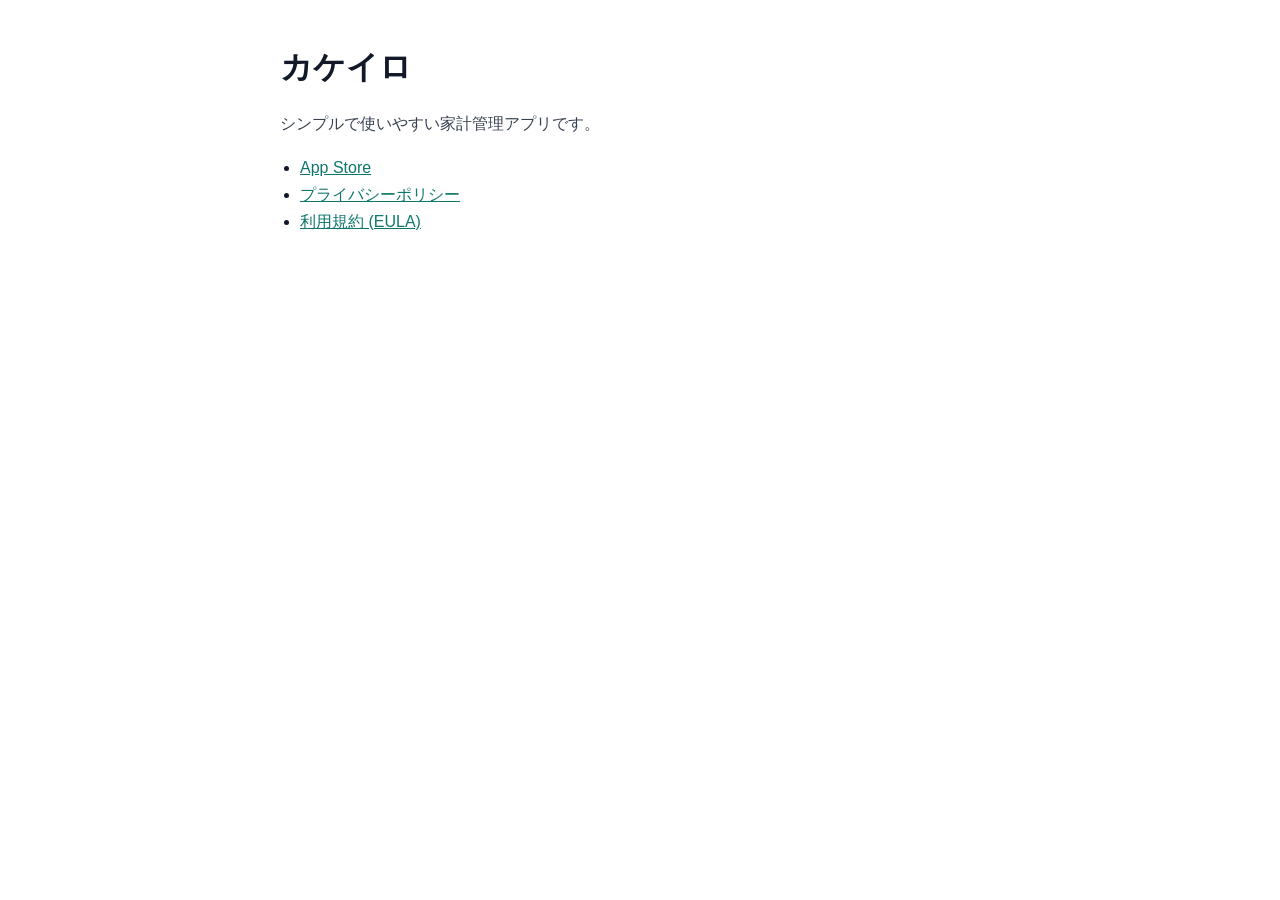
<file: index.html>
<!doctype html>
<html lang="ja">
  <head>
    <meta charset="utf-8">
    <meta name="viewport" content="width=device-width, initial-scale=1">
    <title>カケイロ</title>
    <style>
      body {
        font-family: -apple-system, BlinkMacSystemFont, "Segoe UI", sans-serif;
        margin: 40px auto;
        max-width: 720px;
        line-height: 1.7;
        color: #111827;
        padding: 0 20px;
      }
      h1 { margin-bottom: 8px; }
      p { color: #374151; }
      ul { padding-left: 20px; }
      a { color: #0f766e; }
    </style>
  </head>
  <body>
    <h1>カケイロ</h1>
    <p>シンプルで使いやすい家計管理アプリです。</p>
    <ul>
      <li><a href="https://apps.apple.com/jp/app/id6759665950">App Store</a></li>
      <li><a href="https://zhao73.github.io/kakeibo-privacy/privacy-policy.html">プライバシーポリシー</a></li>
      <li><a href="https://www.apple.com/legal/internet-services/itunes/dev/stdeula/">利用規約 (EULA)</a></li>
    </ul>
  </body>
</html>
</file>
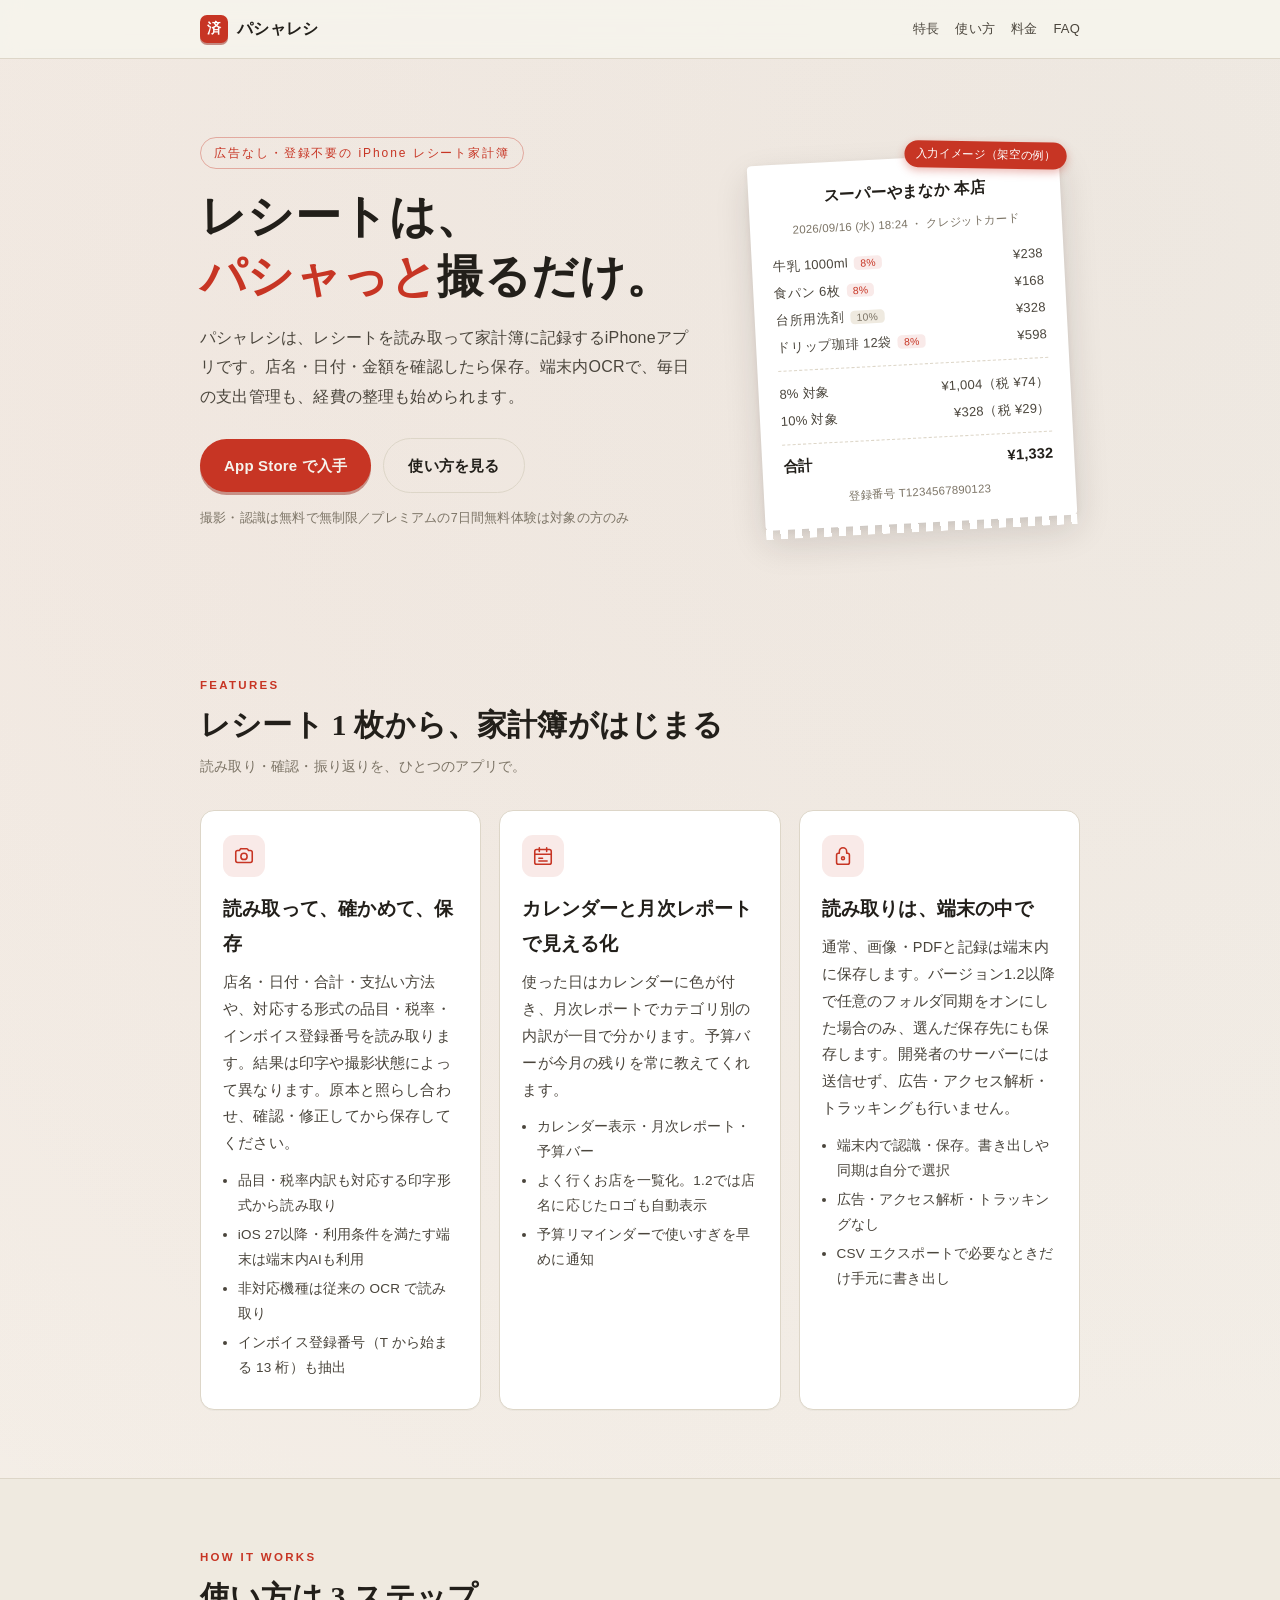
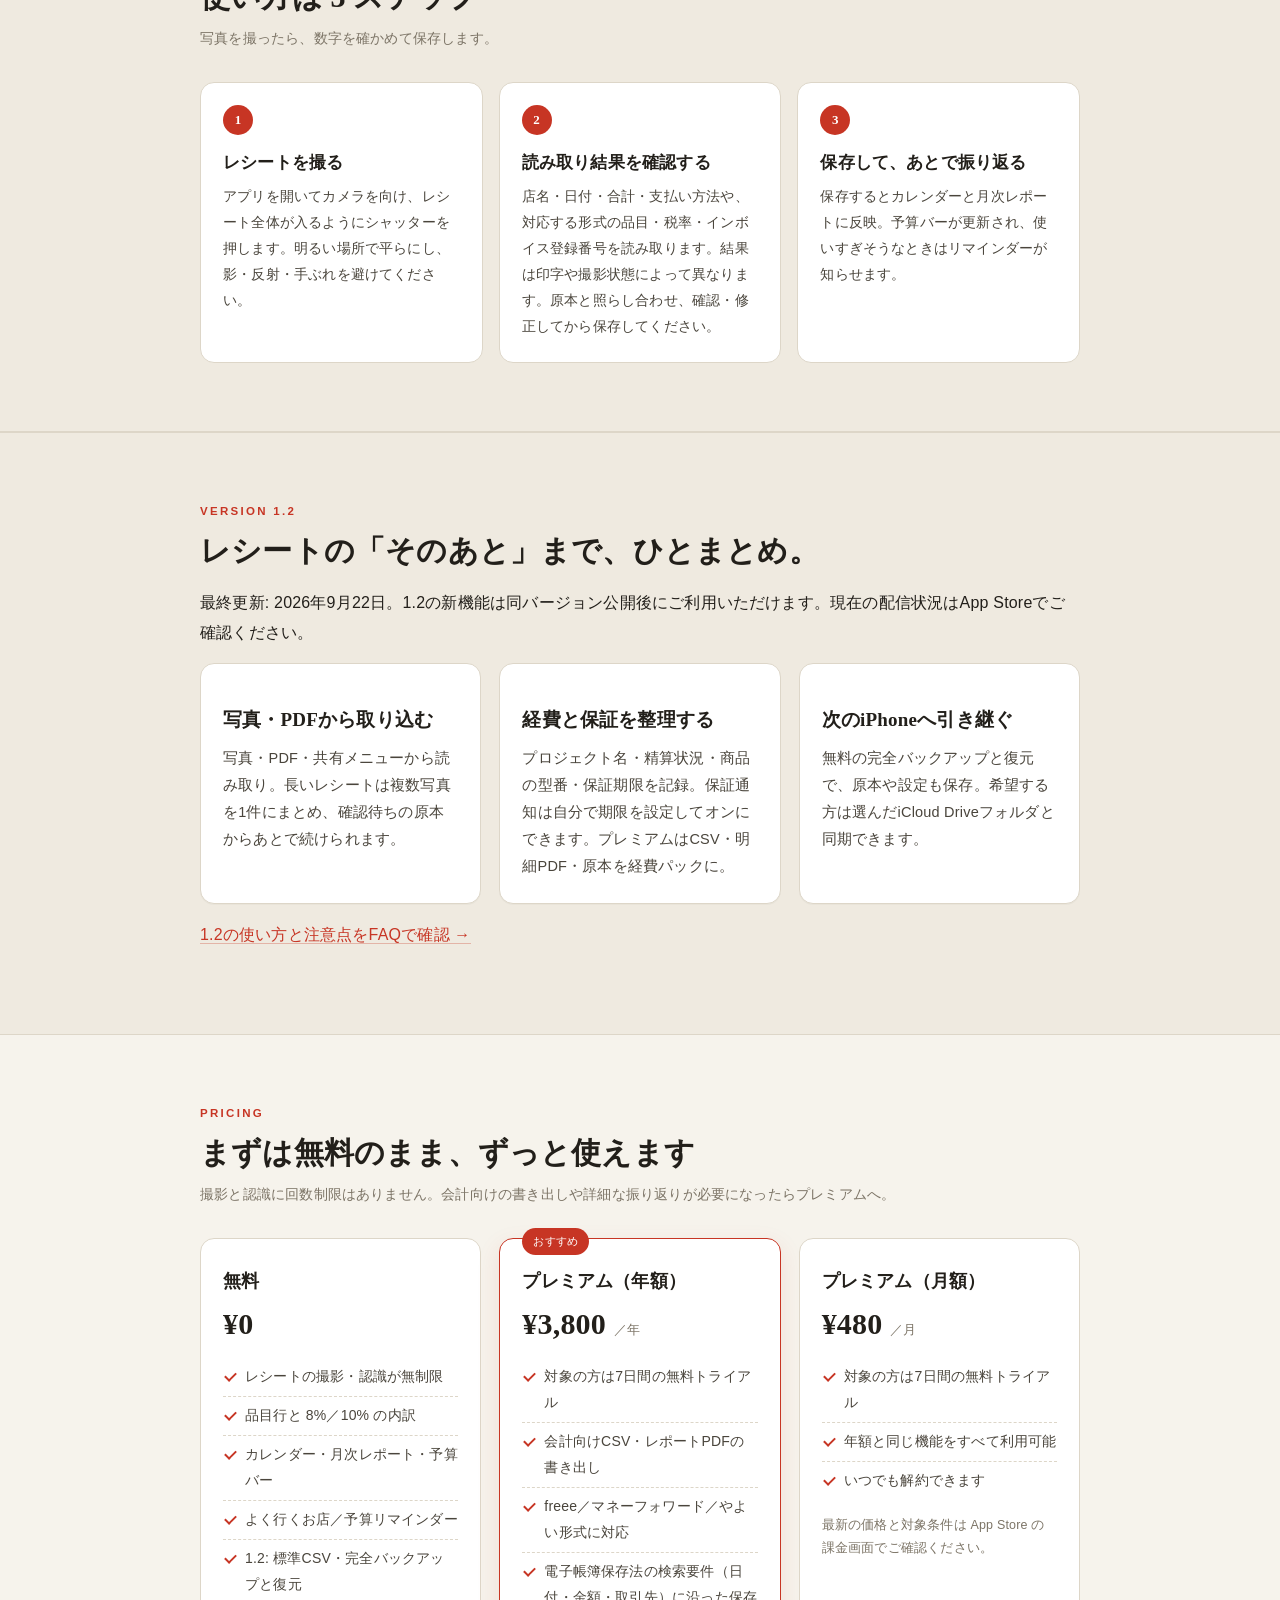
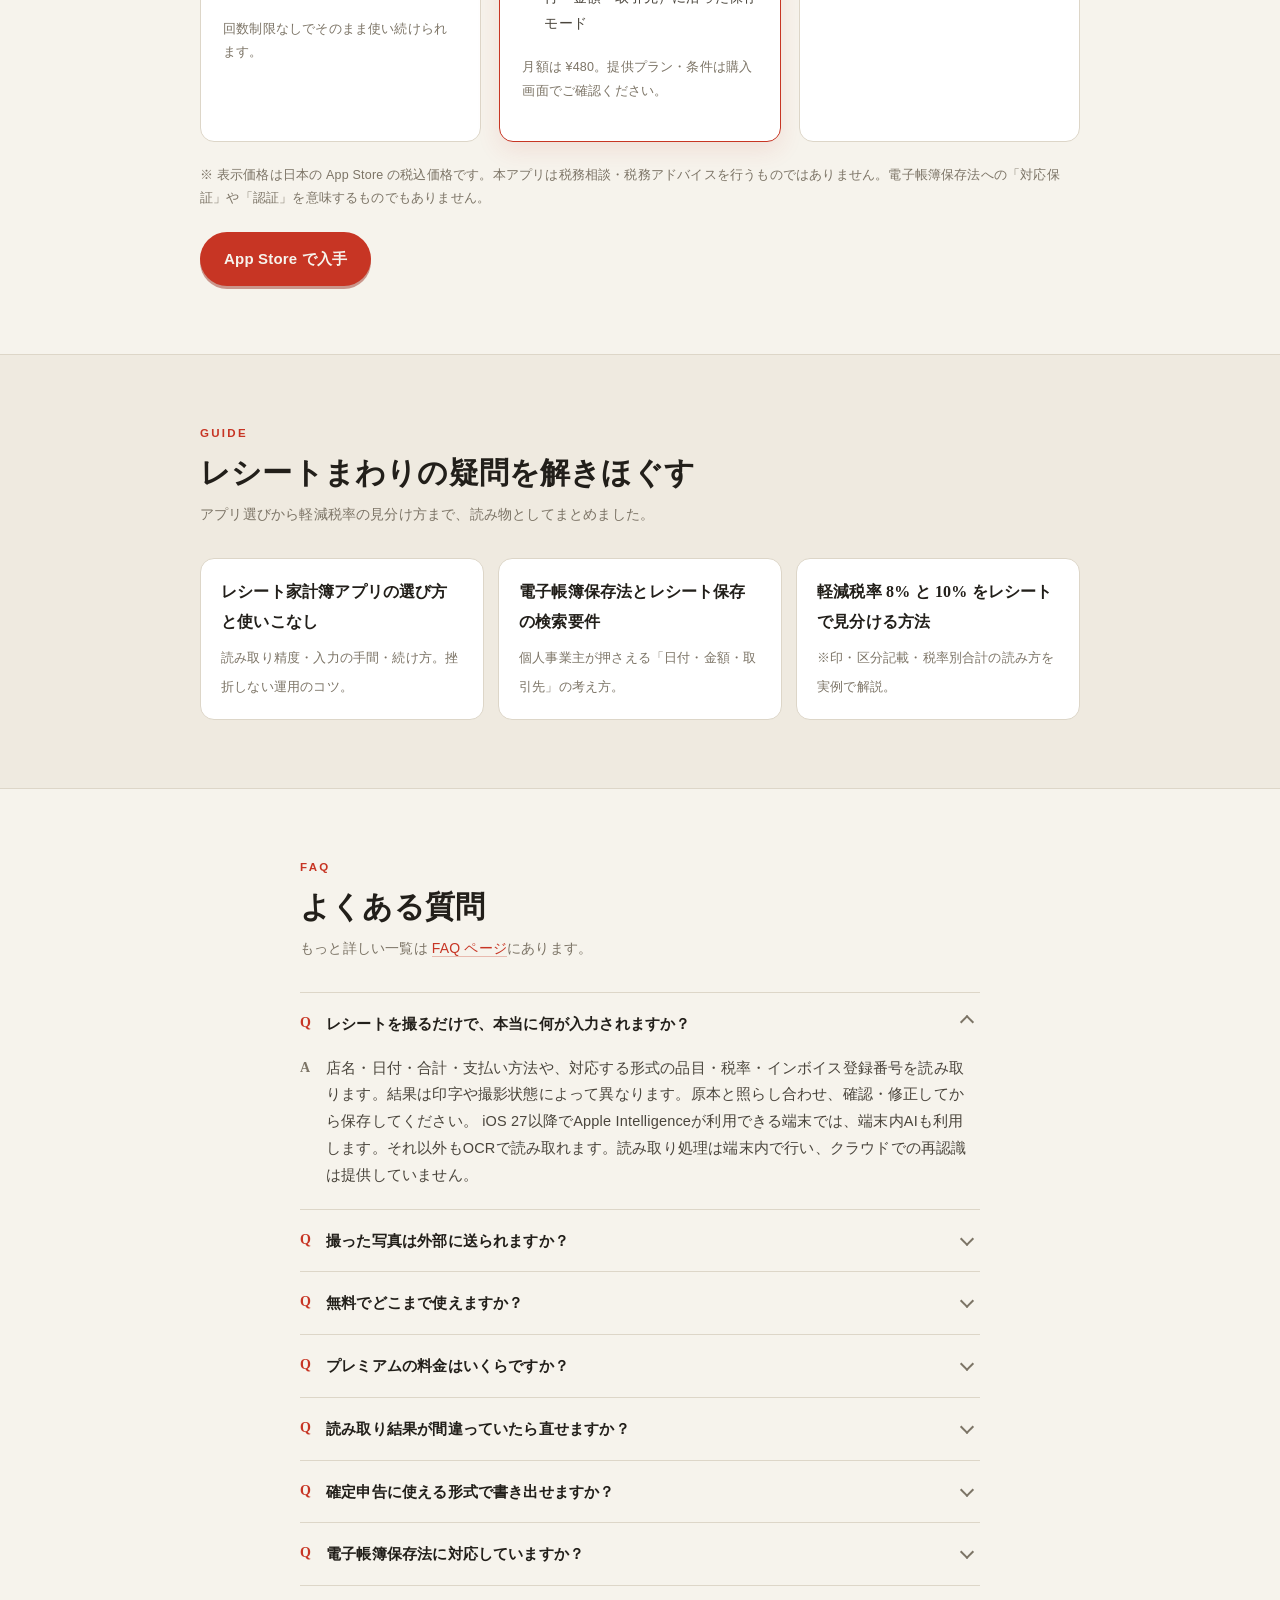
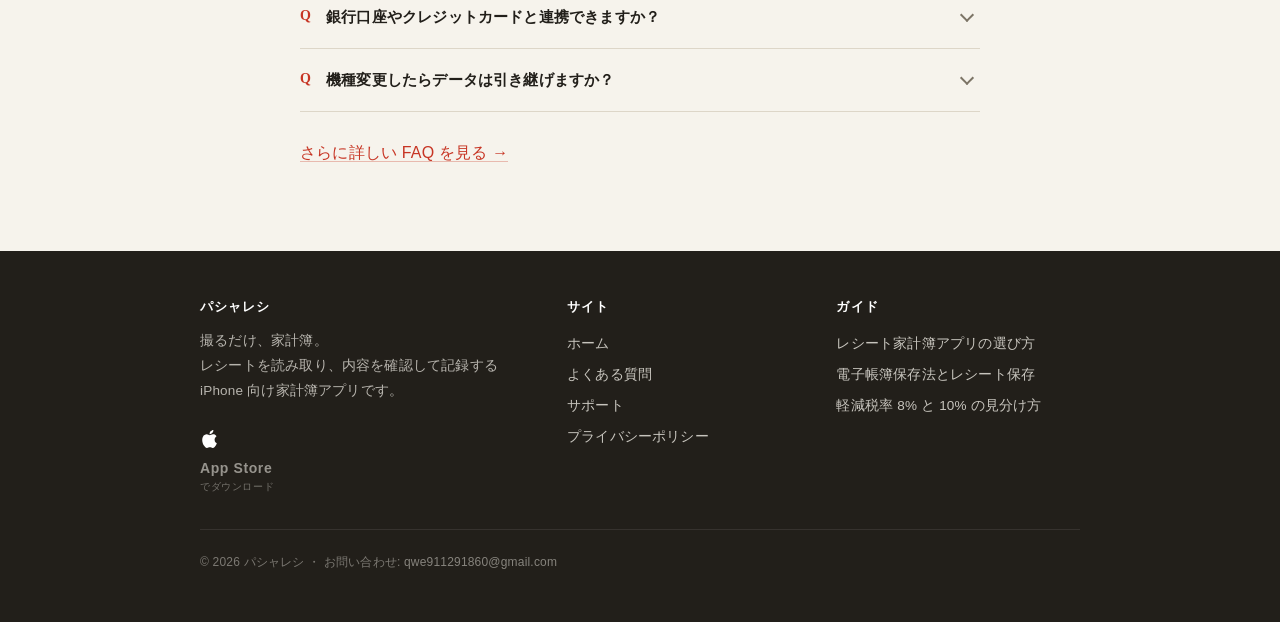
<file: pashareshi/index.html>
<!DOCTYPE html>
<html lang="ja">
<head>
<meta charset="utf-8">
<meta name="viewport" content="width=device-width, initial-scale=1, viewport-fit=cover">
<title>レシート読み取り家計簿アプリ｜パシャレシ【iPhone・広告なし】</title>
<meta name="description" content="レシートを撮影し、読み取った店名・日付・金額を確認して家計簿へ。パシャレシは広告なし・登録不要のiPhoneアプリ。端末内OCR、カレンダー、予算管理に対応。料金・読み取りの注意点・1.2の新機能をご案内します。">
<link rel="canonical" href="https://zhao73.github.io/pashareshi/">
<meta name="robots" content="index,follow,max-image-preview:large,max-snippet:-1">
<meta name="theme-color" content="#F6F3EC">
<meta name="apple-itunes-app" content="app-id=6788028598">
<meta property="og:type" content="website">
<meta property="og:site_name" content="パシャレシ">
<meta property="og:locale" content="ja_JP">
<meta property="og:title" content="レシート読み取り家計簿アプリ｜パシャレシ【iPhone・広告なし】">
<meta property="og:description" content="レシートを撮影し、読み取った店名・日付・金額を確認して家計簿へ。パシャレシは広告なし・登録不要のiPhoneアプリ。端末内OCR、カレンダー、予算管理に対応。料金・読み取りの注意点・1.2の新機能をご案内します。">
<meta property="og:url" content="https://zhao73.github.io/pashareshi/">
<meta property="og:image" content="https://zhao73.github.io/pashareshi/og.png">
<meta property="og:image:width" content="1200">
<meta property="og:image:height" content="630">
<meta property="og:image:alt" content="パシャレシ 撮るだけ、家計簿。">
<meta name="twitter:card" content="summary_large_image">
<meta name="twitter:title" content="レシート読み取り家計簿アプリ｜パシャレシ【iPhone・広告なし】">
<meta name="twitter:description" content="レシートを撮影し、読み取った店名・日付・金額を確認して家計簿へ。パシャレシは広告なし・登録不要のiPhoneアプリ。端末内OCR、カレンダー、予算管理に対応。料金・読み取りの注意点・1.2の新機能をご案内します。">
<meta name="twitter:image" content="https://zhao73.github.io/pashareshi/og.png">
<link rel="stylesheet" href="./styles.css">
<link rel="icon" href="data:image/svg+xml,%3Csvg xmlns='http://www.w3.org/2000/svg' viewBox='0 0 32 32'%3E%3Crect width='32' height='32' rx='7' fill='%23C73524'/%3E%3Ctext x='16' y='23' font-size='19' text-anchor='middle' fill='%23fff' font-family='serif'%3E%E6%B8%88%3C/text%3E%3C/svg%3E">
</head>
<body>

<header class="site-head">
  <div class="wrap">
    <a class="logo" href="./"><span class="seal">済</span>パシャレシ</a>
    <nav class="site-nav">
      <a href="#features">特長</a>
      <a href="#how">使い方</a>
      <a href="#price">料金</a>
      <a href="./faq.html">FAQ</a>
    </nav>
  </div>
</header>

<main>

<section class="hero">
  <div class="wrap hero-grid">
    <div>
      <span class="eyebrow">広告なし・登録不要の iPhone レシート家計簿</span>
      <h1 class="hero-title">レシートは、<br><span class="shu">パシャっと</span>撮るだけ。</h1>
      <p class="hero-lead">パシャレシは、レシートを読み取って家計簿に記録するiPhoneアプリです。店名・日付・金額を確認したら保存。端末内OCRで、毎日の支出管理も、経費の整理も始められます。</p>
      <div class="cta-row">
        <a class="btn btn-shu" href="https://apps.apple.com/jp/app/id6788028598">App Store で入手</a>
        <a class="btn btn-ghost" href="#how">使い方を見る</a>
      </div>
      <p class="hero-note">撮影・認識は無料で無制限／プレミアムの7日間無料体験は対象の方のみ</p>
    </div>
    <div>
      <div class="receipt">
        <span class="scan-badge">入力イメージ（架空の例）</span>
        <h3>スーパーやまなか 本店</h3>
        <p class="meta">2026/09/16 (水) 18:24 ・ クレジットカード</p>
        <div class="r-line"><span>牛乳 1000ml<span class="tag k">8%</span></span><span>¥238</span></div>
        <div class="r-line"><span>食パン 6枚<span class="tag k">8%</span></span><span>¥168</span></div>
        <div class="r-line"><span>台所用洗剤<span class="tag">10%</span></span><span>¥328</span></div>
        <div class="r-line"><span>ドリップ珈琲 12袋<span class="tag k">8%</span></span><span>¥598</span></div>
        <div class="rule"></div>
        <div class="r-line"><span>8% 対象</span><span>¥1,004（税 ¥74）</span></div>
        <div class="r-line"><span>10% 対象</span><span>¥328（税 ¥29）</span></div>
        <div class="rule"></div>
        <div class="total"><span>合計</span><span>¥1,332</span></div>
        <p class="meta" style="margin-top:12px">登録番号 T1234567890123</p>
      </div>
    </div>
  </div>
</section>

<section id="features">
  <div class="wrap">
    <div class="sec-head">
      <p class="kicker">FEATURES</p>
      <h2 class="sec-title">レシート 1 枚から、家計簿がはじまる</h2>
      <p class="sec-sub">読み取り・確認・振り返りを、ひとつのアプリで。</p>
    </div>
    <div class="features">

      <article class="card">
        <div class="icon" aria-hidden="true"><svg viewBox="0 0 24 24"><path d="M3 8a2 2 0 0 1 2-2h2l1.2-1.8A1 1 0 0 1 9 4h6a1 1 0 0 1 .8.4L17 6h2a2 2 0 0 1 2 2v9a2 2 0 0 1-2 2H5a2 2 0 0 1-2-2z"/><circle cx="12" cy="12.5" r="3.4"/></svg></div>
        <h3>読み取って、確かめて、保存</h3>
        <p>店名・日付・合計・支払い方法や、対応する形式の品目・税率・インボイス登録番号を読み取ります。結果は印字や撮影状態によって異なります。原本と照らし合わせ、確認・修正してから保存してください。</p>
        <ul>
          <li>品目・税率内訳も対応する印字形式から読み取り</li>
          <li>iOS 27以降・利用条件を満たす端末は端末内AIも利用</li>
          <li>非対応機種は従来の OCR で読み取り</li>
          <li>インボイス登録番号（T から始まる 13 桁）も抽出</li>
        </ul>
      </article>

      <article class="card">
        <div class="icon" aria-hidden="true"><svg viewBox="0 0 24 24"><rect x="3" y="5" width="18" height="16" rx="2"/><path d="M3 10h18M8 3v4M16 3v4"/><path d="M7.5 14.5h4M7.5 17.5h9"/></svg></div>
        <h3>カレンダーと月次レポートで見える化</h3>
        <p>使った日はカレンダーに色が付き、月次レポートでカテゴリ別の内訳が一目で分かります。予算バーが今月の残りを常に教えてくれます。</p>
        <ul>
          <li>カレンダー表示・月次レポート・予算バー</li>
          <li>よく行くお店を一覧化。1.2では店名に応じたロゴも自動表示</li>
          <li>予算リマインダーで使いすぎを早めに通知</li>
        </ul>
      </article>

      <article class="card">
        <div class="icon" aria-hidden="true"><svg viewBox="0 0 24 24"><path d="M12 3a4 4 0 0 1 4 4v2h1a2 2 0 0 1 2 2v8a2 2 0 0 1-2 2H7a2 2 0 0 1-2-2v-8a2 2 0 0 1 2-2h1V7a4 4 0 0 1 4-4z"/><circle cx="12" cy="14.5" r="1.6"/></svg></div>
        <h3>読み取りは、端末の中で</h3>
        <p>通常、画像・PDFと記録は端末内に保存します。バージョン1.2以降で任意のフォルダ同期をオンにした場合のみ、選んだ保存先にも保存します。開発者のサーバーには送信せず、広告・アクセス解析・トラッキングも行いません。</p>
        <ul>
          <li>端末内で認識・保存。書き出しや同期は自分で選択</li>
          <li>広告・アクセス解析・トラッキングなし</li>
          <li>CSV エクスポートで必要なときだけ手元に書き出し</li>
        </ul>
      </article>

    </div>
  </div>
</section>

<section id="how" class="sec-alt">
  <div class="wrap">
    <div class="sec-head">
      <p class="kicker">HOW IT WORKS</p>
      <h2 class="sec-title">使い方は 3 ステップ</h2>
      <p class="sec-sub">写真を撮ったら、数字を確かめて保存します。</p>
    </div>
    <div class="steps">
      <div class="step">
        <div class="num">1</div>
        <h3>レシートを撮る</h3>
        <p>アプリを開いてカメラを向け、レシート全体が入るようにシャッターを押します。明るい場所で平らにし、影・反射・手ぶれを避けてください。</p>
      </div>
      <div class="step">
        <div class="num">2</div>
        <h3>読み取り結果を確認する</h3>
        <p>店名・日付・合計・支払い方法や、対応する形式の品目・税率・インボイス登録番号を読み取ります。結果は印字や撮影状態によって異なります。原本と照らし合わせ、確認・修正してから保存してください。</p>
      </div>
      <div class="step">
        <div class="num">3</div>
        <h3>保存して、あとで振り返る</h3>
        <p>保存するとカレンダーと月次レポートに反映。予算バーが更新され、使いすぎそうなときはリマインダーが知らせます。</p>
      </div>
    </div>
  </div>
</section>

<section id="version-12" class="sec-alt"><div class="wrap"><div class="sec-head"><p class="kicker">VERSION 1.2</p><h2 class="sec-title">レシートの「そのあと」まで、ひとまとめ。</h2><p class="date">最終更新: 2026年9月22日。1.2の新機能は同バージョン公開後にご利用いただけます。現在の配信状況はApp Storeでご確認ください。</p></div><div class="features"><article class="card"><h3>写真・PDFから取り込む</h3><p>写真・PDF・共有メニューから読み取り。長いレシートは複数写真を1件にまとめ、確認待ちの原本からあとで続けられます。</p></article><article class="card"><h3>経費と保証を整理する</h3><p>プロジェクト名・精算状況・商品の型番・保証期限を記録。保証通知は自分で期限を設定してオンにできます。プレミアムはCSV・明細PDF・原本を経費パックに。</p></article><article class="card"><h3>次のiPhoneへ引き継ぐ</h3><p>無料の完全バックアップと復元で、原本や設定も保存。希望する方は選んだiCloud Driveフォルダと同期できます。</p></article></div><p><a href="./faq.html#version-12">1.2の使い方と注意点をFAQで確認 →</a></p></div></section>
<section id="price">
  <div class="wrap">
    <div class="sec-head">
      <p class="kicker">PRICING</p>
      <h2 class="sec-title">まずは無料のまま、ずっと使えます</h2>
      <p class="sec-sub">撮影と認識に回数制限はありません。会計向けの書き出しや詳細な振り返りが必要になったらプレミアムへ。</p>
    </div>
    <div class="plans">

      <div class="plan">
        <h3>無料</h3>
        <div class="price">¥0</div>
        <ul>
          <li>レシートの撮影・認識が無制限</li>
          <li>品目行と 8%／10% の内訳</li>
          <li>カレンダー・月次レポート・予算バー</li>
          <li>よく行くお店／予算リマインダー</li><li>1.2: 標準CSV・完全バックアップと復元</li>
        </ul>
        <p class="note">回数制限なしでそのまま使い続けられます。</p>
      </div>

      <div class="plan reco">
        <span class="flag">おすすめ</span>
        <h3>プレミアム（年額）</h3>
        <div class="price">¥3,800 <small>／年</small></div>
        <ul>
          <li>対象の方は7日間の無料トライアル</li>
          <li>会計向けCSV・レポートPDFの書き出し</li>
          <li>freee／マネーフォワード／やよい形式に対応</li>
          <li>電子帳簿保存法の検索要件（日付・金額・取引先）に沿った保存モード</li>
        </ul>
        <p class="note">月額は ¥480。提供プラン・条件は購入画面でご確認ください。</p>
      </div>

      <div class="plan">
        <h3>プレミアム（月額）</h3>
        <div class="price">¥480 <small>／月</small></div>
        <ul>
          <li>対象の方は7日間の無料トライアル</li>
          <li>年額と同じ機能をすべて利用可能</li>
          <li>いつでも解約できます</li>
        </ul>
        <p class="note">最新の価格と対象条件は App Store の課金画面でご確認ください。</p>
      </div>

    </div>
    <p class="hero-note" style="margin-top:22px">※ 表示価格は日本の App Store の税込価格です。本アプリは税務相談・税務アドバイスを行うものではありません。電子帳簿保存法への「対応保証」や「認証」を意味するものでもありません。</p>
    <div class="cta-row" style="margin-top:22px">
      <a class="btn btn-shu" href="https://apps.apple.com/jp/app/id6788028598">App Store で入手</a>
    </div>
  </div>
</section>

<section class="sec-alt">
  <div class="wrap">
    <div class="sec-head">
      <p class="kicker">GUIDE</p>
      <h2 class="sec-title">レシートまわりの疑問を解きほぐす</h2>
      <p class="sec-sub">アプリ選びから軽減税率の見分け方まで、読み物としてまとめました。</p>
    </div>
    <div class="related">
      <a href="./guide/receipt-kakeibo.html"><strong>レシート家計簿アプリの選び方と使いこなし</strong><span>読み取り精度・入力の手間・続け方。挫折しない運用のコツ。</span></a>
      <a href="./guide/denchoho-receipt.html"><strong>電子帳簿保存法とレシート保存の検索要件</strong><span>個人事業主が押さえる「日付・金額・取引先」の考え方。</span></a>
      <a href="./guide/keigen-zeiritsu.html"><strong>軽減税率 8% と 10% をレシートで見分ける方法</strong><span>※印・区分記載・税率別合計の読み方を実例で解説。</span></a>
    </div>
  </div>
</section>

<section id="faq">
  <div class="wrap narrow">
    <div class="sec-head">
      <p class="kicker">FAQ</p>
      <h2 class="sec-title">よくある質問</h2>
      <p class="sec-sub">もっと詳しい一覧は <a href="./faq.html">FAQ ページ</a>にあります。</p>
    </div>
    <div class="faq">

      <details open>
        <summary>レシートを撮るだけで、本当に何が入力されますか？</summary>
        <p class="a">店名・日付・合計・支払い方法や、対応する形式の品目・税率・インボイス登録番号を読み取ります。結果は印字や撮影状態によって異なります。原本と照らし合わせ、確認・修正してから保存してください。 iOS 27以降でApple Intelligenceが利用できる端末では、端末内AIも利用します。それ以外もOCRで読み取れます。読み取り処理は端末内で行い、クラウドでの再認識は提供していません。</p>
      </details>

      <details>
        <summary>撮った写真は外部に送られますか？</summary>
        <p class="a">通常、画像・PDFと記録は端末内に保存します。バージョン1.2以降で任意のフォルダ同期をオンにした場合のみ、選んだ保存先にも保存します。開発者のサーバーには送信せず、広告・アクセス解析・トラッキングも行いません。</p>
      </details>

      <details>
        <summary>無料でどこまで使えますか？</summary>
        <p class="a">撮影・読み取りは無料で無制限。カレンダー、今月のレポート、予算管理も無料です。1.2では標準CSVと完全バックアップ・復元も無料で利用できます。会計向けCSV、PDF、経費パック、過去月・年間の詳細レポートなどはプレミアム機能です。</p>
      </details>

      <details>
        <summary>プレミアムの料金はいくらですか？</summary>
        <p class="a">月額480円、年額3,800円です。7日間の無料トライアルは対象条件を満たす方に適用されます。利用できるプラン・最新価格・トライアル条件はアプリ内の購入画面でご確認ください。</p>
      </details>

      <details>
        <summary>読み取り結果が間違っていたら直せますか？</summary>
        <p class="a">直せます。レシート詳細画面の鉛筆アイコンから、店舗名・金額・カテゴリ・支払い方法をいつでも修正できます。品目行や税率区分も同じ画面から手直しできます。</p>
      </details>

      <details>
        <summary>確定申告に使える形式で書き出せますか？</summary>
        <p class="a">1.2では標準CSVは無料です。プレミアムでは、freee／マネーフォワード／やよいの取り込み手順に合わせた会計向けCSVや、明細PDF・原本をまとめた経費パックを書き出せます。内容を確認し、各会計ソフトの手順に従ってください。</p>
      </details>

      <details>
        <summary>電子帳簿保存法に対応していますか？</summary>
        <p class="a">プレミアムには、電子帳簿保存法が求める検索要件（日付・金額・取引先）に沿って記録を保存するモードがあります。ただし本アプリは認証を受けたものではなく、法令への対応を保証するものではありません。実際の運用可否は国税庁の情報および税理士等の専門家にご確認ください。</p>
      </details>

      <details>
        <summary>銀行口座やクレジットカードと連携できますか？</summary>
        <p class="a">できません。パシャレシはレシートを撮って記録することに特化しており、金融機関との連携機能は搭載していません。支払い方法は記録上の区分として手動または自動認識で扱います。</p>
      </details>

      <details>
        <summary>機種変更したらデータは引き継げますか？</summary>
        <p class="a">バージョン1.2以降は、設定の完全バックアップと復元で引き継げます。必要な方は同じiCloud Driveフォルダを選んで同期できます。同期はアプリを開いたときと手動操作で実行します。旧バージョンはiPhoneのバックアップ経由で移行してください。</p>
      </details>

    </div>
    <p style="margin-top:26px"><a href="./faq.html">さらに詳しい FAQ を見る →</a></p>
  </div>
</section>

</main>

<footer class="site-foot">
  <div class="wrap">
    <div class="cols">
      <div>
        <h4>パシャレシ</h4>
        <p style="margin:0 0 16px">撮るだけ、家計簿。<br>レシートを読み取り、内容を確認して記録する iPhone 向け家計簿アプリです。</p>
        <a class="badge-as" href="https://apps.apple.com/jp/app/id6788028598">
          <svg viewBox="0 0 24 28" aria-hidden="true"><path d="M17.5 14.8c0-2.8 2.3-4.2 2.4-4.2-1.3-1.9-3.3-2.2-4-2.2-1.7-.2-3.3 1-4.2 1-.9 0-2.2-1-3.6-1-1.9 0-3.6 1.1-4.5 2.8-1.9 3.3-.5 8.3 1.4 11 .9 1.3 2 2.8 3.4 2.7 1.4-.1 1.9-.9 3.5-.9 1.6 0 2.1.9 3.5.8 1.5 0 2.4-1.3 3.3-2.7 1-1.5 1.5-3 1.5-3.1-.1 0-2.7-1.1-2.7-4.2zM14.9 6.6c.8-.9 1.3-2.2 1.1-3.5-1.1 0-2.5.8-3.3 1.7-.7.8-1.3 2.1-1.2 3.4 1.2.1 2.5-.6 3.4-1.6z"/></svg>
          <span><b>App Store</b><span>でダウンロード</span></span>
        </a>
      </div>
      <div>
        <h4>サイト</h4>
        <ul>
          <li><a href="./">ホーム</a></li>
          <li><a href="./faq.html">よくある質問</a></li>
          <li><a href="./support.html">サポート</a></li>
          <li><a href="./privacy.html">プライバシーポリシー</a></li>
        </ul>
      </div>
      <div>
        <h4>ガイド</h4>
        <ul>
          <li><a href="./guide/receipt-kakeibo.html">レシート家計簿アプリの選び方</a></li>
          <li><a href="./guide/denchoho-receipt.html">電子帳簿保存法とレシート保存</a></li>
          <li><a href="./guide/keigen-zeiritsu.html">軽減税率 8% と 10% の見分け方</a></li>
        </ul>
      </div>
    </div>
    <p class="copy">© 2026 パシャレシ ・ お問い合わせ: <a href="mailto:qwe911291860@gmail.com">qwe911291860@gmail.com</a></p>
  </div>
</footer>

<script type="application/ld+json">
{
  "@context": "https://schema.org",
  "@type": "SoftwareApplication",
  "name": "パシャレシ - レシート読み取り家計簿",
  "alternateName": "パシャレシ",
  "operatingSystem": "iOS 17以降",
  "applicationCategory": "FinanceApplication",
  "url": "https://zhao73.github.io/pashareshi/",
  "installUrl": "https://apps.apple.com/jp/app/id6788028598",
  "sameAs": [
    "https://apps.apple.com/jp/app/id6788028598"
  ],
  "inLanguage": "ja",
  "image": "https://zhao73.github.io/pashareshi/og.png",
  "description": "レシートを撮影して読み取り、内容を確認して保存するiPhone家計簿アプリ。広告・アカウント登録なし。端末内OCR、カレンダー、予算管理に対応します。",
  "featureList": [
    "端末内OCRと読み取り結果の確認・修正",
    "カレンダー・今月のレポート・予算管理",
    "店名・日付・金額による検索",
    "1.2の新機能: 店名に応じたロゴ表示、写真・PDF・共有メニューからの取り込み",
    "1.2の新機能: 経費・保証の整理、完全バックアップ・復元、任意のフォルダ同期"
  ],
  "offers": [
    {
      "@type": "Offer",
      "name": "無料",
      "price": "0",
      "priceCurrency": "JPY",
      "description": "撮影・読み取りは無制限。カレンダー、今月のレポート、予算管理を利用できます。",
      "availability": "https://schema.org/InStock",
      "url": "https://apps.apple.com/jp/app/id6788028598"
    },
    {
      "@type": "Offer",
      "name": "プレミアム（月額）",
      "price": "480",
      "priceCurrency": "JPY",
      "description": "会計向けCSV、PDF、過去月・年間の詳細レポート、原本写真の無期限閲覧。無料トライアルは対象条件を満たす場合に適用。",
      "availability": "https://schema.org/InStock",
      "url": "https://apps.apple.com/jp/app/id6788028598"
    },
    {
      "@type": "Offer",
      "name": "プレミアム（年額）",
      "price": "3800",
      "priceCurrency": "JPY",
      "description": "会計向けCSV、PDF、過去月・年間の詳細レポート、原本写真の無期限閲覧。無料トライアルは対象条件を満たす場合に適用。",
      "availability": "https://schema.org/InStock",
      "url": "https://apps.apple.com/jp/app/id6788028598"
    }
  ],
  "@id": "https://zhao73.github.io/pashareshi/#app"
}
</script>

<script type="application/ld+json">
{
  "@context": "https://schema.org",
  "@type": "HowTo",
  "name": "パシャレシでレシートを家計簿に記録する方法",
  "description": "レシートを撮影してから家計簿に保存するまでの3ステップ。",
  "inLanguage": "ja",
  "tool": [
    {
      "@type": "HowToTool",
      "name": "iPhone"
    },
    {
      "@type": "HowToTool",
      "name": "パシャレシ（アプリ）"
    },
    {
      "@type": "HowToTool",
      "name": "記録したいレシート"
    }
  ],
  "step": [
    {
      "@type": "HowToStep",
      "position": 1,
      "name": "レシートを撮る",
      "text": "明るい場所でレシートを平らにし、全体が入るように撮影します。影・反射・手ぶれを避けてください。",
      "url": "https://zhao73.github.io/pashareshi/#how"
    },
    {
      "@type": "HowToStep",
      "position": 2,
      "name": "読み取り結果を確認する",
      "text": "店名・日付・合計・支払い方法や、対応する形式の品目・税率・インボイス登録番号を読み取ります。結果は印字や撮影状態によって異なります。原本と照らし合わせ、確認・修正してから保存してください。",
      "url": "https://zhao73.github.io/pashareshi/#how"
    },
    {
      "@type": "HowToStep",
      "position": 3,
      "name": "保存して振り返る",
      "text": "保存するとカレンダーと月次レポートに反映されます。予算バーが更新され、使いすぎそうなときは予算リマインダーが知らせます。",
      "url": "https://zhao73.github.io/pashareshi/#how"
    }
  ]
}
</script>

<script type="application/ld+json">
{
  "@context": "https://schema.org",
  "@type": "FAQPage",
  "inLanguage": "ja",
  "mainEntity": [
    {
      "@type": "Question",
      "name": "レシートを撮るだけで、本当に何が入力されますか？",
      "acceptedAnswer": {
        "@type": "Answer",
        "text": "店名・日付・合計・支払い方法や、対応する形式の品目・税率・インボイス登録番号を読み取ります。結果は印字や撮影状態によって異なります。原本と照らし合わせ、確認・修正してから保存してください。 iOS 27以降でApple Intelligenceが利用できる端末では、端末内AIも利用します。それ以外もOCRで読み取れます。読み取り処理は端末内で行い、クラウドでの再認識は提供していません。"
      }
    },
    {
      "@type": "Question",
      "name": "撮った写真は外部に送られますか？",
      "acceptedAnswer": {
        "@type": "Answer",
        "text": "通常、画像・PDFと記録は端末内に保存します。バージョン1.2以降で任意のフォルダ同期をオンにした場合のみ、選んだ保存先にも保存します。開発者のサーバーには送信せず、広告・アクセス解析・トラッキングも行いません。"
      }
    },
    {
      "@type": "Question",
      "name": "無料でどこまで使えますか？",
      "acceptedAnswer": {
        "@type": "Answer",
        "text": "撮影・読み取りは無料で無制限。カレンダー、今月のレポート、予算管理も無料です。1.2では標準CSVと完全バックアップ・復元も無料で利用できます。会計向けCSV、PDF、経費パック、過去月・年間の詳細レポートなどはプレミアム機能です。"
      }
    },
    {
      "@type": "Question",
      "name": "プレミアムの料金はいくらですか？",
      "acceptedAnswer": {
        "@type": "Answer",
        "text": "月額480円、年額3,800円です。7日間の無料トライアルは対象条件を満たす方に適用されます。利用できるプラン・最新価格・トライアル条件はアプリ内の購入画面でご確認ください。"
      }
    },
    {
      "@type": "Question",
      "name": "読み取り結果が間違っていたら直せますか？",
      "acceptedAnswer": {
        "@type": "Answer",
        "text": "直せます。レシート詳細画面の鉛筆アイコンから、店舗名・金額・カテゴリ・支払い方法をいつでも修正できます。品目行や税率区分も同じ画面から手直しできます。"
      }
    },
    {
      "@type": "Question",
      "name": "確定申告に使える形式で書き出せますか？",
      "acceptedAnswer": {
        "@type": "Answer",
        "text": "1.2では標準CSVは無料です。プレミアムでは、freee／マネーフォワード／やよいの取り込み手順に合わせた会計向けCSVや、明細PDF・原本をまとめた経費パックを書き出せます。内容を確認し、各会計ソフトの手順に従ってください。"
      }
    },
    {
      "@type": "Question",
      "name": "電子帳簿保存法に対応していますか？",
      "acceptedAnswer": {
        "@type": "Answer",
        "text": "プレミアムには、電子帳簿保存法が求める検索要件（日付・金額・取引先）に沿って記録を保存するモードがあります。ただし本アプリは認証を受けたものではなく、法令への対応を保証するものではありません。実際の運用可否は国税庁の情報および税理士等の専門家にご確認ください。"
      }
    },
    {
      "@type": "Question",
      "name": "銀行口座やクレジットカードと連携できますか？",
      "acceptedAnswer": {
        "@type": "Answer",
        "text": "できません。パシャレシはレシートを撮って記録することに特化しており、金融機関との連携機能は搭載していません。支払い方法は記録上の区分として手動または自動認識で扱います。"
      }
    },
    {
      "@type": "Question",
      "name": "機種変更したらデータは引き継げますか？",
      "acceptedAnswer": {
        "@type": "Answer",
        "text": "バージョン1.2以降は、設定の完全バックアップと復元で引き継げます。必要な方は同じiCloud Driveフォルダを選んで同期できます。同期はアプリを開いたときと手動操作で実行します。旧バージョンはiPhoneのバックアップ経由で移行してください。"
      }
    }
  ]
}
</script>

</body>
</html>
</file>
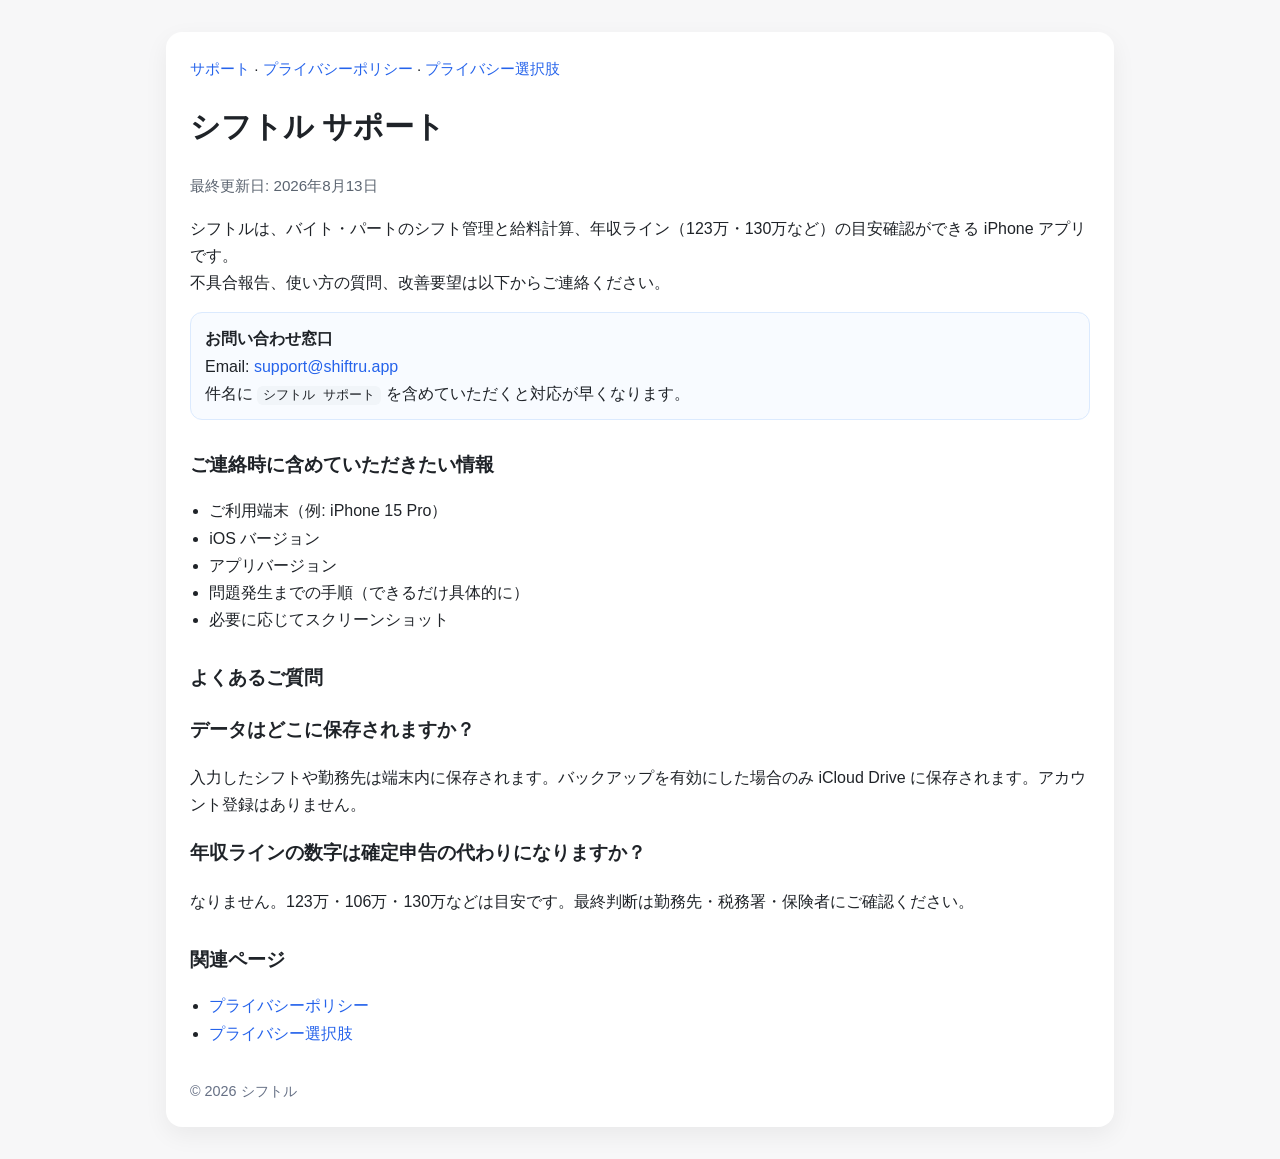
<file: shiftru-legal/index.html>
<!doctype html>
<html lang="ja">
<head>
  <meta charset="utf-8">
  <meta name="viewport" content="width=device-width, initial-scale=1">
  <title>シフトル サポートとプライバシー</title>
  <meta name="description" content="シフトル（バイトのシフト管理・給料計算）のサポート、プライバシーポリシー、プライバシー選択肢。">
  <meta name="robots" content="index,follow">
  <link rel="canonical" href="https://zhao73.github.io/shiftru-legal/">
  <meta http-equiv="refresh" content="0; url=./support.html">
</head>
<body>
  <main>
    <h1>シフトル</h1>
    <p>サポートと法務ページ:</p>
    <ul>
      <li><a href="./support.html">サポート</a></li>
      <li><a href="./privacy-policy.html">プライバシーポリシー</a></li>
      <li><a href="./privacy-choices.html">プライバシー選択肢</a></li>
    </ul>
  </main>
</body>
</html>
</file>
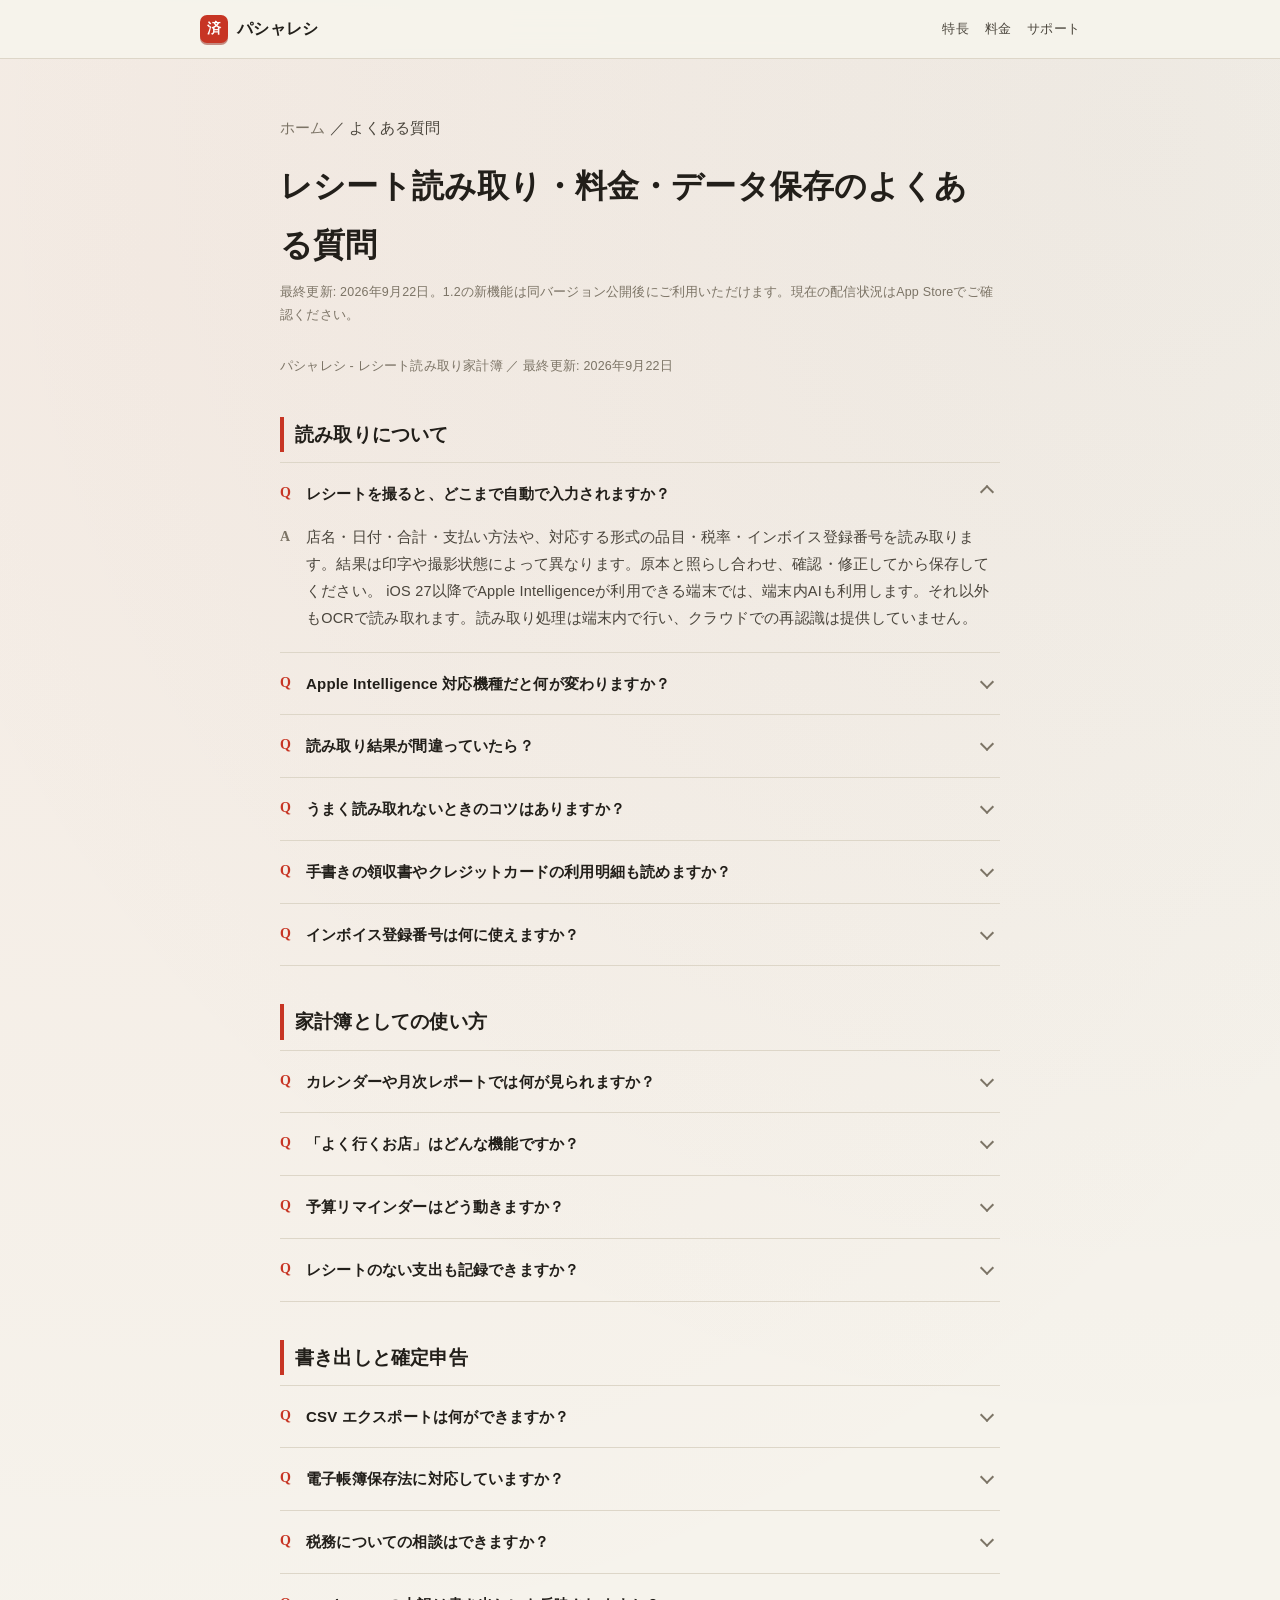
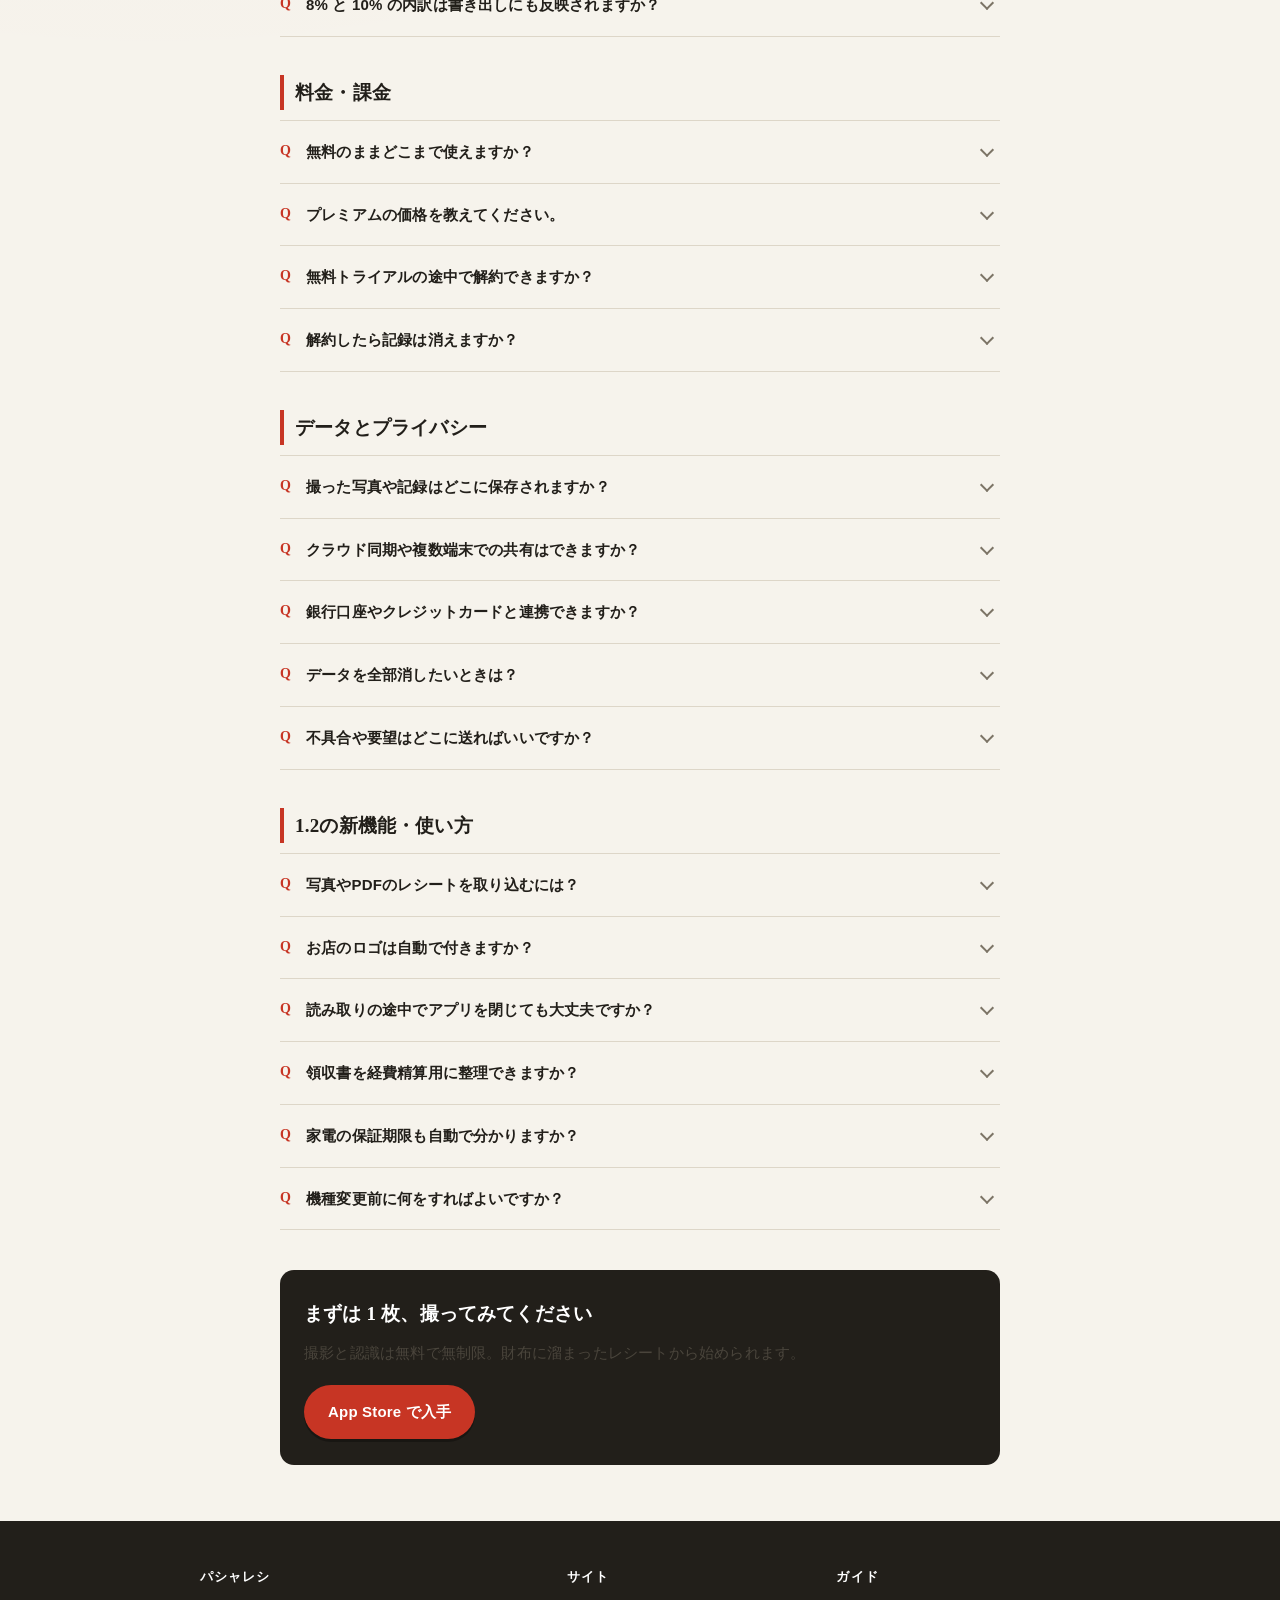
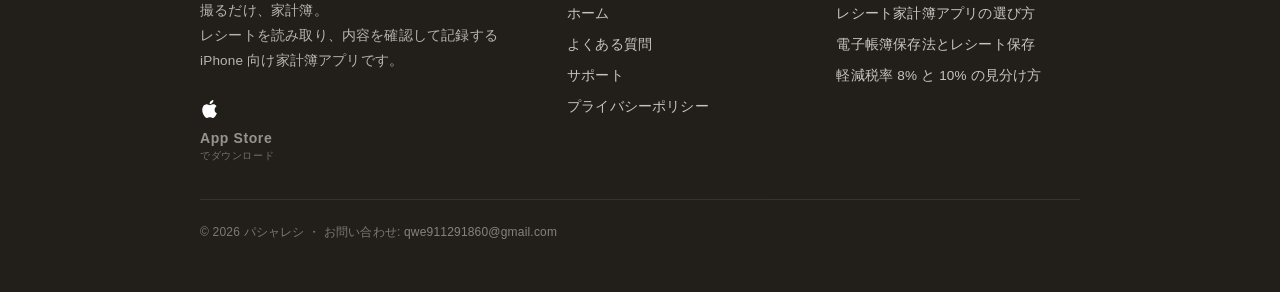
<file: pashareshi/faq.html>
<!DOCTYPE html>
<html lang="ja">
<head>
<meta charset="utf-8">
<meta name="viewport" content="width=device-width, initial-scale=1, viewport-fit=cover">
<title>よくある質問｜パシャレシ（レシート撮るだけ家計簿）</title>
<meta name="description" content="パシャレシのよくある質問。読み取り精度、対応レシート、8%/10%の内訳、インボイス登録番号、CSVエクスポート、電子帳簿保存法の検索要件、料金と解約、データの保存場所まで15項目以上をまとめました。">
<link rel="canonical" href="https://zhao73.github.io/pashareshi/faq.html">
<meta name="robots" content="index,follow,max-image-preview:large,max-snippet:-1">
<meta name="theme-color" content="#F6F3EC">
<meta property="og:type" content="article">
<meta property="og:site_name" content="パシャレシ">
<meta property="og:locale" content="ja_JP">
<meta property="og:title" content="よくある質問｜パシャレシ">
<meta property="og:description" content="読み取り精度、軽減税率の内訳、CSVエクスポート、料金と解約、データの保存場所まで。パシャレシのFAQ一覧。">
<meta property="og:url" content="https://zhao73.github.io/pashareshi/faq.html">
<meta property="og:image" content="https://zhao73.github.io/pashareshi/og.png">
<meta property="og:image:width" content="1200">
<meta property="og:image:height" content="630">
<meta name="twitter:card" content="summary_large_image">
<meta name="twitter:title" content="よくある質問｜パシャレシ">
<meta name="twitter:description" content="読み取り精度、軽減税率の内訳、CSVエクスポート、料金と解約、データの保存場所まで。">
<meta name="twitter:image" content="https://zhao73.github.io/pashareshi/og.png">
<link rel="stylesheet" href="./styles.css">
<link rel="icon" href="data:image/svg+xml,%3Csvg xmlns='http://www.w3.org/2000/svg' viewBox='0 0 32 32'%3E%3Crect width='32' height='32' rx='7' fill='%23C73524'/%3E%3Ctext x='16' y='23' font-size='19' text-anchor='middle' fill='%23fff' font-family='serif'%3E%E6%B8%88%3C/text%3E%3C/svg%3E">
</head>
<body>

<header class="site-head">
  <div class="wrap">
    <a class="logo" href="./"><span class="seal">済</span>パシャレシ</a>
    <nav class="site-nav">
      <a href="./#features">特長</a>
      <a href="./#price">料金</a>
      <a href="./support.html">サポート</a>
    </nav>
  </div>
</header>

<main class="wrap narrow doc">
  <p class="crumbs" style="padding-top:0"><a href="./">ホーム</a> ／ よくある質問</p>
  <h1>レシート読み取り・料金・データ保存のよくある質問</h1><p class="date">最終更新: 2026年9月22日。1.2の新機能は同バージョン公開後にご利用いただけます。現在の配信状況はApp Storeでご確認ください。</p>
  <p class="date">パシャレシ - レシート読み取り家計簿 ／ 最終更新: 2026年9月22日</p>

  <div class="faq-group">
    <h2>読み取りについて</h2>
    <div class="faq">
      <details open>
        <summary>レシートを撮ると、どこまで自動で入力されますか？</summary>
        <p class="a">店名・日付・合計・支払い方法や、対応する形式の品目・税率・インボイス登録番号を読み取ります。結果は印字や撮影状態によって異なります。原本と照らし合わせ、確認・修正してから保存してください。 iOS 27以降でApple Intelligenceが利用できる端末では、端末内AIも利用します。それ以外もOCRで読み取れます。読み取り処理は端末内で行い、クラウドでの再認識は提供していません。</p>
      </details>
      <details>
        <summary>Apple Intelligence 対応機種だと何が変わりますか？</summary>
        <p class="a">iOS 27以降でApple Intelligenceが利用できる端末では、端末内AIも利用します。それ以外もOCRで読み取れます。読み取り処理は端末内で行い、クラウドでの再認識は提供していません。</p>
      </details>
      <details>
        <summary>読み取り結果が間違っていたら？</summary>
        <p class="a">レシート詳細画面の鉛筆アイコンから、店舗名・金額・カテゴリ・支払い方法をいつでも修正できます。品目行や税率区分も同じ画面で手直しできます。感熱紙が薄くなっていたり、折り目が数字に重なっていたりすると誤読が起きやすいので、保存前にひと目だけ確認するのがおすすめです。</p>
      </details>
      <details>
        <summary>うまく読み取れないときのコツはありますか？</summary>
        <p class="a">明るい場所で、レシートを平らに伸ばし、上下の端まで画面に入れて撮ってください。影が落ちる位置や、反射の強い光沢面の上は避けると精度が上がります。1.2では長いレシートを複数写真で取り込めます。上下の重なりを含めて撮り、重複や合計を確認してください。</p>
      </details>
      <details>
        <summary>手書きの領収書やクレジットカードの利用明細も読めますか？</summary>
        <p class="a">パシャレシはレジで発行されるレシートの読み取りに最適化しています。手書きの領収書や書式の大きく異なる明細は、自動認識が外れることがあります。その場合も撮影して保存したうえで、金額や店名を手で入力すれば 1 件の記録として残せます。</p>
      </details>
      <details>
        <summary>インボイス登録番号は何に使えますか？</summary>
        <p class="a">読み取った登録番号は記録と一緒に保存されます。後から取引先ごとに見返したり、CSV に書き出して会計ソフト側で突き合わせたりする用途を想定しています。番号の正当性の確認は国税庁の公表サイトなど公式の情報でご確認ください。</p>
      </details>
    </div>
  </div>

  <div class="faq-group">
    <h2>家計簿としての使い方</h2>
    <div class="faq">
      <details>
        <summary>カレンダーや月次レポートでは何が見られますか？</summary>
        <p class="a">カレンダーでは支出のあった日が一目で分かり、その日の記録にすぐ飛べます。月次レポートではカテゴリ別の内訳を確認でき、予算バーが今月の残りを示します。「今月は外食が伸びている」といった傾向を数字で追えます。</p>
      </details>
      <details>
        <summary>「よく行くお店」はどんな機能ですか？</summary>
        <p class="a">読み取った店名に対応するロゴがあれば、1.2では自動で紐付きます。日本のコンビニ・スーパー・家電店などに対応し、該当しないお店は店舗マークを表示します。ロゴは自分で登録することもできます。</p>
      </details>
      <details>
        <summary>予算リマインダーはどう動きますか？</summary>
        <p class="a">設定した予算に対して支出が進んだときに、端末内のローカル通知でお知らせします。通知はすべて端末内で生成され、外部のサーバーを経由しません。通知を使うかどうかは設定でいつでも切り替えられます。</p>
      </details>
      <details>
        <summary>レシートのない支出も記録できますか？</summary>
        <p class="a">記録できます。撮影がメインの導線ですが、金額・日付・店名・カテゴリ・支払い方法を自分で入力して 1 件として保存できます。現金のやり取りや、レシートを受け取り損ねた支出もこれで埋められます。</p>
      </details>
    </div>
  </div>

  <div class="faq-group">
    <h2>書き出しと確定申告</h2>
    <div class="faq">
      <details>
        <summary>CSV エクスポートは何ができますか？</summary>
        <p class="a">1.2では標準CSVは無料です。プレミアムでは、freee／マネーフォワード／やよいの取り込み手順に合わせた会計向けCSVや、明細PDF・原本をまとめた経費パックを書き出せます。内容を確認し、各会計ソフトの手順に従ってください。</p>
      </details>
      <details>
        <summary>電子帳簿保存法に対応していますか？</summary>
        <p class="a">プレミアムには、電子帳簿保存法が求める検索要件（日付・金額・取引先）に沿って記録を保存するモードがあります。ただし本アプリは認証を受けたものではなく、法令への対応を保証するものではありません。運用の可否については国税庁が公表する情報および税理士等の専門家にご確認ください。詳しくは<a href="./guide/denchoho-receipt.html">電子帳簿保存法とレシート保存の解説</a>もご覧ください。</p>
      </details>
      <details>
        <summary>税務についての相談はできますか？</summary>
        <p class="a">できません。パシャレシは記録と書き出しのための道具であり、税務相談やアドバイスを行うものではありません。経費の扱いや申告の判断については税理士等の専門家にご相談ください。</p>
      </details>
      <details>
        <summary>8% と 10% の内訳は書き出しにも反映されますか？</summary>
        <p class="a">読み取った税率区分は記録として保存されるため、CSV に書き出した内容からも税率別に整理できます。レシート側の表記があいまいな場合は、保存前に詳細画面で確認・修正してください。<a href="./guide/keigen-zeiritsu.html">軽減税率の見分け方</a>も参考にどうぞ。</p>
      </details>
    </div>
  </div>

  <div class="faq-group">
    <h2>料金・課金</h2>
    <div class="faq">
      <details>
        <summary>無料のままどこまで使えますか？</summary>
        <p class="a">撮影・読み取りは無料で無制限。カレンダー、今月のレポート、予算管理も無料です。1.2では標準CSVと完全バックアップ・復元も無料で利用できます。会計向けCSV、PDF、経費パック、過去月・年間の詳細レポートなどはプレミアム機能です。</p>
      </details>
      <details>
        <summary>プレミアムの価格を教えてください。</summary>
        <p class="a">月額480円、年額3,800円です。7日間の無料トライアルは対象条件を満たす方に適用されます。利用できるプラン・最新価格・トライアル条件はアプリ内の購入画面でご確認ください。</p>
      </details>
      <details>
        <summary>無料トライアルの途中で解約できますか？</summary>
        <p class="a">iPhoneの「設定 → Apple Account → サブスクリプション」で管理できます。更新を希望しない場合は無料期間終了の24時間以上前に解約してください。解約後の利用期限はAppleの画面に表示される内容をご確認ください。</p>
      </details>
      <details>
        <summary>解約したら記録は消えますか？</summary>
        <p class="a">消えません。記録は端末内に残り、無料で使える範囲の機能から引き続き閲覧できます。プレミアム限定の書き出しや保存モードだけが利用できなくなります。</p>
      </details>
    </div>
  </div>

  <div class="faq-group">
    <h2>データとプライバシー</h2>
    <div class="faq">
      <details>
        <summary>撮った写真や記録はどこに保存されますか？</summary>
        <p class="a">通常、画像・PDFと記録は端末内に保存します。バージョン1.2以降で任意のフォルダ同期をオンにした場合のみ、選んだ保存先にも保存します。開発者のサーバーには送信せず、広告・アクセス解析・トラッキングも行いません。詳しくは<a href="./privacy.html">プライバシーポリシー</a>をご覧ください。</p>
      </details>
      <details>
        <summary>クラウド同期や複数端末での共有はできますか？</summary>
        <p class="a">バージョン1.2以降は、設定の完全バックアップと復元で引き継げます。必要な方は同じiCloud Driveフォルダを選んで同期できます。同期はアプリを開いたときと手動操作で実行します。旧バージョンはiPhoneのバックアップ経由で移行してください。</p>
      </details>
      <details>
        <summary>銀行口座やクレジットカードと連携できますか？</summary>
        <p class="a">できません。金融機関との連携機能は搭載していません。支払い方法は記録上の区分として、自動認識または手入力で扱います。</p>
      </details>
      <details>
        <summary>データを全部消したいときは？</summary>
        <p class="a">アプリの設定から端末内の記録を削除できます。書き出したバックアップや、選んだ同期フォルダのファイルは別に残ります。すべて消したい場合は同期を停止したうえで、ファイルアプリから保存先も確認して削除してください。</p>
      </details>
      <details>
        <summary>不具合や要望はどこに送ればいいですか？</summary>
        <p class="a"><a href="mailto:qwe911291860@gmail.com">qwe911291860@gmail.com</a> までご連絡ください。ご利用の iPhone の機種と iOS のバージョン、発生した操作の流れを添えていただけると調査が早くなります。</p>
      </details>
    </div>
  </div>

<div class="faq-group" id="version-12"><h2>1.2の新機能・使い方</h2><div class="faq"><details><summary>写真やPDFのレシートを取り込むには？</summary><p class="a">1.2ではホームの取り込みから写真・PDFを選びます。他のアプリの共有メニューからパシャレシへ送ることもできます。複数ページを読み取った後は、内容を確認してから保存してください。</p></details><details><summary>お店のロゴは自動で付きますか？</summary><p class="a">読み取った店名に対応するロゴがあれば、1.2では自動で紐付きます。日本のコンビニ・スーパー・家電店などに対応し、該当しないお店は店舗マークを表示します。ロゴは自分で登録することもできます。</p></details><details><summary>読み取りの途中でアプリを閉じても大丈夫ですか？</summary><p class="a">1.2の「レシート整理」には確認待ちの原本が残り、あとから読み取りを続けられます。重複の可能性や明細と合計の差が表示された場合は、原本を確認してください。</p></details><details><summary>領収書を経費精算用に整理できますか？</summary><p class="a">1.2では記録にプロジェクト名と精算状況を付けられます。プレミアムではCSV・明細PDF・原本をまとめた経費パックを書き出せます。勤務先の精算ルールに合わせて内容をご確認ください。</p></details><details><summary>家電の保証期限も自動で分かりますか？</summary><p class="a">保証期限は自動判定しません。1.2では商品の型番と確認した期限を自分で記録し、希望する場合に7日前の端末内通知を設定できます。</p></details><details><summary>機種変更前に何をすればよいですか？</summary><p class="a">1.2の「設定 → データと引き継ぎ」から完全バックアップを作り、移行先で復元します。原本・確認待ち・分類ルール・自作ロゴ・設定も含まれます。バックアップ・同期は300MBまでです。復元を確認してから旧端末を手放してください。</p></details></div></div>
  <div class="promo">
    <h3>まずは 1 枚、撮ってみてください</h3>
    <p>撮影と認識は無料で無制限。財布に溜まったレシートから始められます。</p>
    <a class="btn" href="https://apps.apple.com/jp/app/id6788028598">App Store で入手</a>
  </div>
</main>

<footer class="site-foot">
  <div class="wrap">
    <div class="cols">
      <div>
        <h4>パシャレシ</h4>
        <p style="margin:0 0 16px">撮るだけ、家計簿。<br>レシートを読み取り、内容を確認して記録する iPhone 向け家計簿アプリです。</p>
        <a class="badge-as" href="https://apps.apple.com/jp/app/id6788028598">
          <svg viewBox="0 0 24 28" aria-hidden="true"><path d="M17.5 14.8c0-2.8 2.3-4.2 2.4-4.2-1.3-1.9-3.3-2.2-4-2.2-1.7-.2-3.3 1-4.2 1-.9 0-2.2-1-3.6-1-1.9 0-3.6 1.1-4.5 2.8-1.9 3.3-.5 8.3 1.4 11 .9 1.3 2 2.8 3.4 2.7 1.4-.1 1.9-.9 3.5-.9 1.6 0 2.1.9 3.5.8 1.5 0 2.4-1.3 3.3-2.7 1-1.5 1.5-3 1.5-3.1-.1 0-2.7-1.1-2.7-4.2zM14.9 6.6c.8-.9 1.3-2.2 1.1-3.5-1.1 0-2.5.8-3.3 1.7-.7.8-1.3 2.1-1.2 3.4 1.2.1 2.5-.6 3.4-1.6z"/></svg>
          <span><b>App Store</b><span>でダウンロード</span></span>
        </a>
      </div>
      <div>
        <h4>サイト</h4>
        <ul>
          <li><a href="./">ホーム</a></li>
          <li><a href="./faq.html">よくある質問</a></li>
          <li><a href="./support.html">サポート</a></li>
          <li><a href="./privacy.html">プライバシーポリシー</a></li>
        </ul>
      </div>
      <div>
        <h4>ガイド</h4>
        <ul>
          <li><a href="./guide/receipt-kakeibo.html">レシート家計簿アプリの選び方</a></li>
          <li><a href="./guide/denchoho-receipt.html">電子帳簿保存法とレシート保存</a></li>
          <li><a href="./guide/keigen-zeiritsu.html">軽減税率 8% と 10% の見分け方</a></li>
        </ul>
      </div>
    </div>
    <p class="copy">© 2026 パシャレシ ・ お問い合わせ: <a href="mailto:qwe911291860@gmail.com">qwe911291860@gmail.com</a></p>
  </div>
</footer>

<script type="application/ld+json">
{
  "@context": "https://schema.org",
  "@type": "FAQPage",
  "inLanguage": "ja",
  "url": "https://zhao73.github.io/pashareshi/faq.html",
  "name": "パシャレシ よくある質問",
  "mainEntity": [
    {
      "@type": "Question",
      "name": "レシートを撮ると、どこまで自動で入力されますか？",
      "acceptedAnswer": {
        "@type": "Answer",
        "text": "店名・日付・合計・支払い方法や、対応する形式の品目・税率・インボイス登録番号を読み取ります。結果は印字や撮影状態によって異なります。原本と照らし合わせ、確認・修正してから保存してください。 iOS 27以降でApple Intelligenceが利用できる端末では、端末内AIも利用します。それ以外もOCRで読み取れます。読み取り処理は端末内で行い、クラウドでの再認識は提供していません。"
      }
    },
    {
      "@type": "Question",
      "name": "Apple Intelligence 対応機種だと何が変わりますか？",
      "acceptedAnswer": {
        "@type": "Answer",
        "text": "iOS 27以降でApple Intelligenceが利用できる端末では、端末内AIも利用します。それ以外もOCRで読み取れます。読み取り処理は端末内で行い、クラウドでの再認識は提供していません。"
      }
    },
    {
      "@type": "Question",
      "name": "読み取り結果が間違っていたら？",
      "acceptedAnswer": {
        "@type": "Answer",
        "text": "レシート詳細画面の鉛筆アイコンから、店舗名・金額・カテゴリ・支払い方法をいつでも修正できます。品目行や税率区分も同じ画面で手直しできます。感熱紙が薄くなっていたり、折り目が数字に重なっていたりすると誤読が起きやすいので、保存前にひと目だけ確認するのがおすすめです。"
      }
    },
    {
      "@type": "Question",
      "name": "うまく読み取れないときのコツはありますか？",
      "acceptedAnswer": {
        "@type": "Answer",
        "text": "明るい場所で、レシートを平らに伸ばし、上下の端まで画面に入れて撮ってください。影が落ちる位置や、反射の強い光沢面の上は避けると精度が上がります。1.2では長いレシートを複数写真で取り込めます。上下の重なりを含めて撮り、重複や合計を確認してください。"
      }
    },
    {
      "@type": "Question",
      "name": "手書きの領収書やクレジットカードの利用明細も読めますか？",
      "acceptedAnswer": {
        "@type": "Answer",
        "text": "パシャレシはレジで発行されるレシートの読み取りに最適化しています。手書きの領収書や書式の大きく異なる明細は、自動認識が外れることがあります。その場合も撮影して保存したうえで、金額や店名を手で入力すれば 1 件の記録として残せます。"
      }
    },
    {
      "@type": "Question",
      "name": "インボイス登録番号は何に使えますか？",
      "acceptedAnswer": {
        "@type": "Answer",
        "text": "読み取った登録番号は記録と一緒に保存されます。後から取引先ごとに見返したり、CSV に書き出して会計ソフト側で突き合わせたりする用途を想定しています。番号の正当性の確認は国税庁の公表サイトなど公式の情報でご確認ください。"
      }
    },
    {
      "@type": "Question",
      "name": "カレンダーや月次レポートでは何が見られますか？",
      "acceptedAnswer": {
        "@type": "Answer",
        "text": "カレンダーでは支出のあった日が一目で分かり、その日の記録にすぐ飛べます。月次レポートではカテゴリ別の内訳を確認でき、予算バーが今月の残りを示します。「今月は外食が伸びている」といった傾向を数字で追えます。"
      }
    },
    {
      "@type": "Question",
      "name": "「よく行くお店」はどんな機能ですか？",
      "acceptedAnswer": {
        "@type": "Answer",
        "text": "読み取った店名に対応するロゴがあれば、1.2では自動で紐付きます。日本のコンビニ・スーパー・家電店などに対応し、該当しないお店は店舗マークを表示します。ロゴは自分で登録することもできます。"
      }
    },
    {
      "@type": "Question",
      "name": "予算リマインダーはどう動きますか？",
      "acceptedAnswer": {
        "@type": "Answer",
        "text": "設定した予算に対して支出が進んだときに、端末内のローカル通知でお知らせします。通知はすべて端末内で生成され、外部のサーバーを経由しません。通知を使うかどうかは設定でいつでも切り替えられます。"
      }
    },
    {
      "@type": "Question",
      "name": "レシートのない支出も記録できますか？",
      "acceptedAnswer": {
        "@type": "Answer",
        "text": "記録できます。撮影がメインの導線ですが、金額・日付・店名・カテゴリ・支払い方法を自分で入力して 1 件として保存できます。現金のやり取りや、レシートを受け取り損ねた支出もこれで埋められます。"
      }
    },
    {
      "@type": "Question",
      "name": "CSV エクスポートは何ができますか？",
      "acceptedAnswer": {
        "@type": "Answer",
        "text": "1.2では標準CSVは無料です。プレミアムでは、freee／マネーフォワード／やよいの取り込み手順に合わせた会計向けCSVや、明細PDF・原本をまとめた経費パックを書き出せます。内容を確認し、各会計ソフトの手順に従ってください。"
      }
    },
    {
      "@type": "Question",
      "name": "電子帳簿保存法に対応していますか？",
      "acceptedAnswer": {
        "@type": "Answer",
        "text": "プレミアムには、電子帳簿保存法が求める検索要件（日付・金額・取引先）に沿って記録を保存するモードがあります。ただし本アプリは認証を受けたものではなく、法令への対応を保証するものではありません。運用の可否については国税庁が公表する情報および税理士等の専門家にご確認ください。詳しくは電子帳簿保存法とレシート保存の解説もご覧ください。"
      }
    },
    {
      "@type": "Question",
      "name": "税務についての相談はできますか？",
      "acceptedAnswer": {
        "@type": "Answer",
        "text": "できません。パシャレシは記録と書き出しのための道具であり、税務相談やアドバイスを行うものではありません。経費の扱いや申告の判断については税理士等の専門家にご相談ください。"
      }
    },
    {
      "@type": "Question",
      "name": "8% と 10% の内訳は書き出しにも反映されますか？",
      "acceptedAnswer": {
        "@type": "Answer",
        "text": "読み取った税率区分は記録として保存されるため、CSV に書き出した内容からも税率別に整理できます。レシート側の表記があいまいな場合は、保存前に詳細画面で確認・修正してください。軽減税率の見分け方も参考にどうぞ。"
      }
    },
    {
      "@type": "Question",
      "name": "無料のままどこまで使えますか？",
      "acceptedAnswer": {
        "@type": "Answer",
        "text": "撮影・読み取りは無料で無制限。カレンダー、今月のレポート、予算管理も無料です。1.2では標準CSVと完全バックアップ・復元も無料で利用できます。会計向けCSV、PDF、経費パック、過去月・年間の詳細レポートなどはプレミアム機能です。"
      }
    },
    {
      "@type": "Question",
      "name": "プレミアムの価格を教えてください。",
      "acceptedAnswer": {
        "@type": "Answer",
        "text": "月額480円、年額3,800円です。7日間の無料トライアルは対象条件を満たす方に適用されます。利用できるプラン・最新価格・トライアル条件はアプリ内の購入画面でご確認ください。"
      }
    },
    {
      "@type": "Question",
      "name": "無料トライアルの途中で解約できますか？",
      "acceptedAnswer": {
        "@type": "Answer",
        "text": "iPhoneの「設定 → Apple Account → サブスクリプション」で管理できます。更新を希望しない場合は無料期間終了の24時間以上前に解約してください。解約後の利用期限はAppleの画面に表示される内容をご確認ください。"
      }
    },
    {
      "@type": "Question",
      "name": "解約したら記録は消えますか？",
      "acceptedAnswer": {
        "@type": "Answer",
        "text": "消えません。記録は端末内に残り、無料で使える範囲の機能から引き続き閲覧できます。プレミアム限定の書き出しや保存モードだけが利用できなくなります。"
      }
    },
    {
      "@type": "Question",
      "name": "撮った写真や記録はどこに保存されますか？",
      "acceptedAnswer": {
        "@type": "Answer",
        "text": "通常、画像・PDFと記録は端末内に保存します。バージョン1.2以降で任意のフォルダ同期をオンにした場合のみ、選んだ保存先にも保存します。開発者のサーバーには送信せず、広告・アクセス解析・トラッキングも行いません。詳しくはプライバシーポリシーをご覧ください。"
      }
    },
    {
      "@type": "Question",
      "name": "クラウド同期や複数端末での共有はできますか？",
      "acceptedAnswer": {
        "@type": "Answer",
        "text": "バージョン1.2以降は、設定の完全バックアップと復元で引き継げます。必要な方は同じiCloud Driveフォルダを選んで同期できます。同期はアプリを開いたときと手動操作で実行します。旧バージョンはiPhoneのバックアップ経由で移行してください。"
      }
    },
    {
      "@type": "Question",
      "name": "銀行口座やクレジットカードと連携できますか？",
      "acceptedAnswer": {
        "@type": "Answer",
        "text": "できません。金融機関との連携機能は搭載していません。支払い方法は記録上の区分として、自動認識または手入力で扱います。"
      }
    },
    {
      "@type": "Question",
      "name": "データを全部消したいときは？",
      "acceptedAnswer": {
        "@type": "Answer",
        "text": "アプリの設定から端末内の記録を削除できます。書き出したバックアップや、選んだ同期フォルダのファイルは別に残ります。すべて消したい場合は同期を停止したうえで、ファイルアプリから保存先も確認して削除してください。"
      }
    },
    {
      "@type": "Question",
      "name": "不具合や要望はどこに送ればいいですか？",
      "acceptedAnswer": {
        "@type": "Answer",
        "text": "qwe911291860@gmail.com までご連絡ください。ご利用の iPhone の機種と iOS のバージョン、発生した操作の流れを添えていただけると調査が早くなります。"
      }
    },
    {
      "@type": "Question",
      "name": "写真やPDFのレシートを取り込むには？",
      "acceptedAnswer": {
        "@type": "Answer",
        "text": "1.2ではホームの取り込みから写真・PDFを選びます。他のアプリの共有メニューからパシャレシへ送ることもできます。複数ページを読み取った後は、内容を確認してから保存してください。"
      }
    },
    {
      "@type": "Question",
      "name": "お店のロゴは自動で付きますか？",
      "acceptedAnswer": {
        "@type": "Answer",
        "text": "読み取った店名に対応するロゴがあれば、1.2では自動で紐付きます。日本のコンビニ・スーパー・家電店などに対応し、該当しないお店は店舗マークを表示します。ロゴは自分で登録することもできます。"
      }
    },
    {
      "@type": "Question",
      "name": "読み取りの途中でアプリを閉じても大丈夫ですか？",
      "acceptedAnswer": {
        "@type": "Answer",
        "text": "1.2の「レシート整理」には確認待ちの原本が残り、あとから読み取りを続けられます。重複の可能性や明細と合計の差が表示された場合は、原本を確認してください。"
      }
    },
    {
      "@type": "Question",
      "name": "領収書を経費精算用に整理できますか？",
      "acceptedAnswer": {
        "@type": "Answer",
        "text": "1.2では記録にプロジェクト名と精算状況を付けられます。プレミアムではCSV・明細PDF・原本をまとめた経費パックを書き出せます。勤務先の精算ルールに合わせて内容をご確認ください。"
      }
    },
    {
      "@type": "Question",
      "name": "家電の保証期限も自動で分かりますか？",
      "acceptedAnswer": {
        "@type": "Answer",
        "text": "保証期限は自動判定しません。1.2では商品の型番と確認した期限を自分で記録し、希望する場合に7日前の端末内通知を設定できます。"
      }
    },
    {
      "@type": "Question",
      "name": "機種変更前に何をすればよいですか？",
      "acceptedAnswer": {
        "@type": "Answer",
        "text": "1.2の「設定 → データと引き継ぎ」から完全バックアップを作り、移行先で復元します。原本・確認待ち・分類ルール・自作ロゴ・設定も含まれます。バックアップ・同期は300MBまでです。復元を確認してから旧端末を手放してください。"
      }
    }
  ]
}
</script>

<script type="application/ld+json">
{
  "@context": "https://schema.org",
  "@type": "BreadcrumbList",
  "itemListElement": [
    {
      "@type": "ListItem",
      "position": 1,
      "name": "パシャレシ",
      "item": "https://zhao73.github.io/pashareshi/"
    },
    {
      "@type": "ListItem",
      "position": 2,
      "name": "レシート読み取り・料金・データ保存のよくある質問",
      "item": "https://zhao73.github.io/pashareshi/faq.html"
    }
  ]
}
</script>
</body>
</html>
</file>
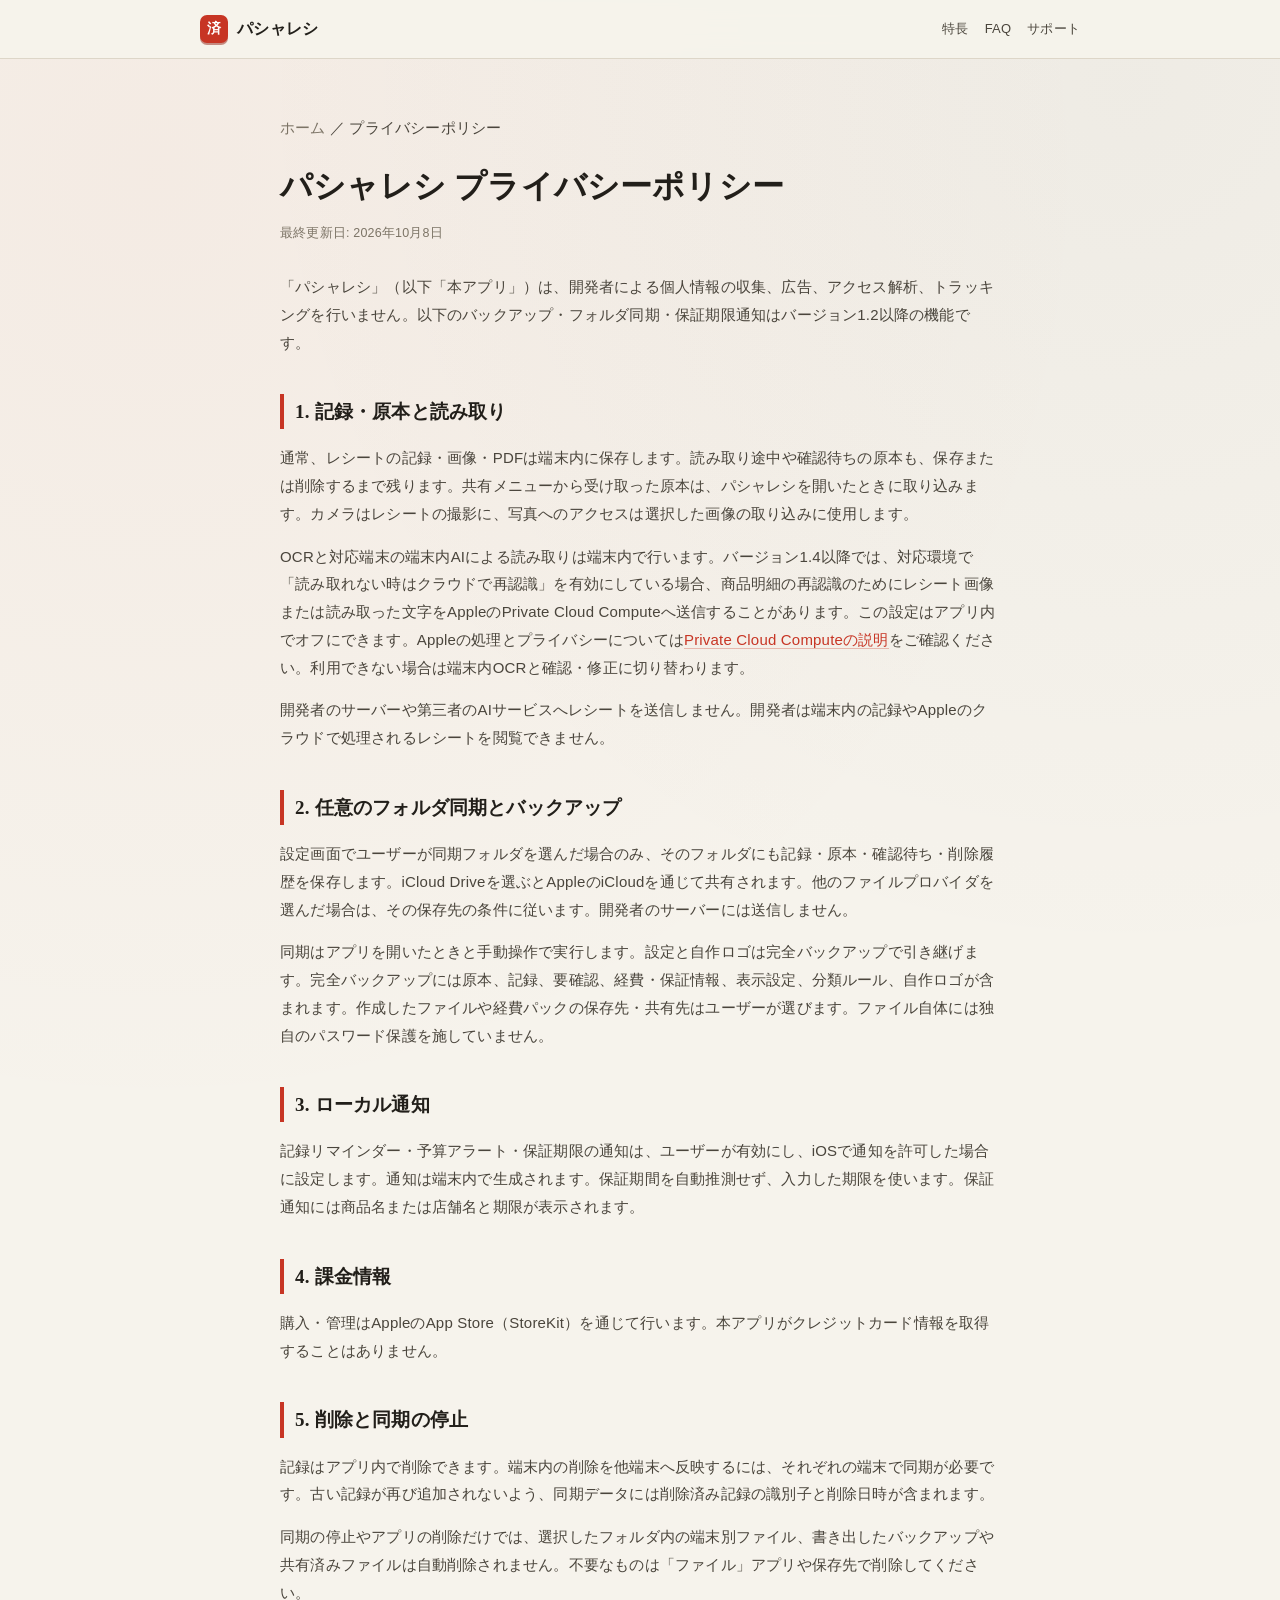
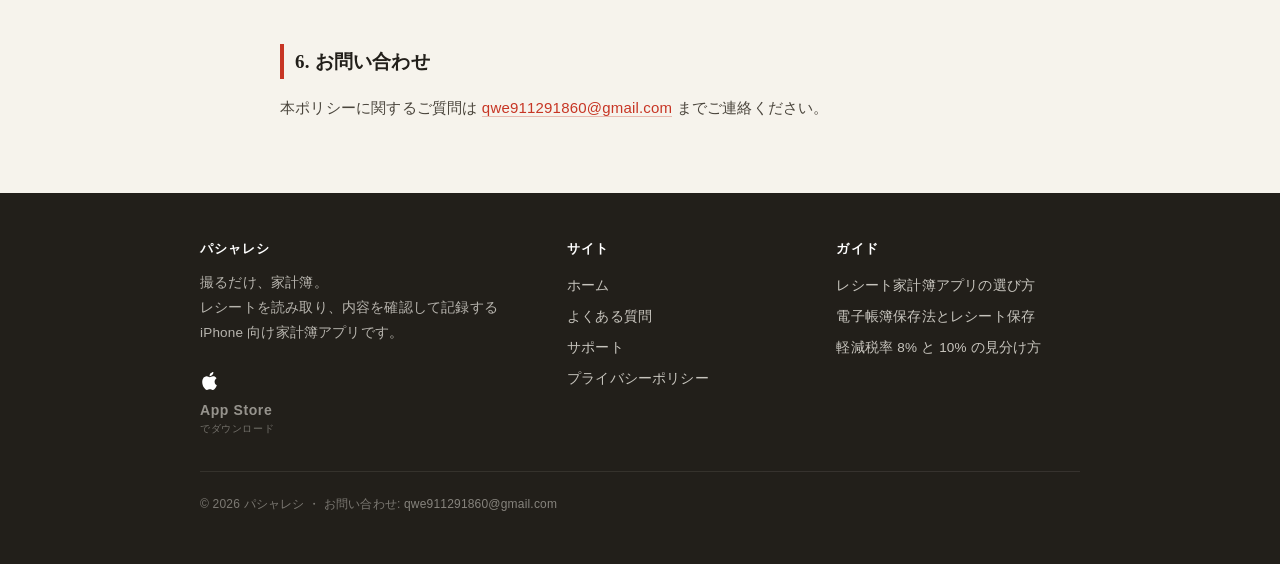
<file: pashareshi/privacy.html>
<!DOCTYPE html>
<html lang="ja">
<head>
<meta charset="utf-8">
<meta name="viewport" content="width=device-width, initial-scale=1, viewport-fit=cover">
<title>プライバシーポリシー｜パシャレシ - レシート読み取り家計簿</title>
<meta name="description" content="パシャレシのプライバシーポリシー。端末内保存と読み取り、任意のフォルダ同期、バックアップ、通知について。広告・トラッキングは行いません。">
<link rel="canonical" href="https://zhao73.github.io/pashareshi/privacy.html">
<meta name="robots" content="index,follow">
<meta name="theme-color" content="#F6F3EC">
<meta property="og:type" content="article">
<meta property="og:site_name" content="パシャレシ">
<meta property="og:locale" content="ja_JP">
<meta property="og:title" content="プライバシーポリシー｜パシャレシ">
<meta property="og:description" content="パシャレシのプライバシーポリシー。端末内保存と読み取り、任意のフォルダ同期、バックアップ、通知について。広告・トラッキングは行いません。">
<meta property="og:url" content="https://zhao73.github.io/pashareshi/privacy.html">
<meta property="og:image" content="https://zhao73.github.io/pashareshi/og.png">
<meta property="og:image:width" content="1200">
<meta property="og:image:height" content="630">
<meta name="twitter:card" content="summary_large_image">
<meta name="twitter:title" content="プライバシーポリシー｜パシャレシ">
<meta name="twitter:description" content="パシャレシのプライバシーポリシー。端末内保存と読み取り、任意のフォルダ同期、バックアップ、通知について。広告・トラッキングは行いません。">
<meta name="twitter:image" content="https://zhao73.github.io/pashareshi/og.png">
<link rel="stylesheet" href="./styles.css">
<link rel="icon" href="data:image/svg+xml,%3Csvg xmlns='http://www.w3.org/2000/svg' viewBox='0 0 32 32'%3E%3Crect width='32' height='32' rx='7' fill='%23C73524'/%3E%3Ctext x='16' y='23' font-size='19' text-anchor='middle' fill='%23fff' font-family='serif'%3E%E6%B8%88%3C/text%3E%3C/svg%3E">
</head>
<body>

<header class="site-head">
  <div class="wrap">
    <a class="logo" href="./"><span class="seal">済</span>パシャレシ</a>
    <nav class="site-nav">
      <a href="./#features">特長</a>
      <a href="./faq.html">FAQ</a>
      <a href="./support.html">サポート</a>
    </nav>
  </div>
</header>

<main class="wrap narrow doc">
  <p class="crumbs" style="padding-top:0"><a href="./">ホーム</a> ／ プライバシーポリシー</p>
  <h1>パシャレシ プライバシーポリシー</h1>
  <p class="date">最終更新日: 2026年10月8日</p>
  <p>「パシャレシ」（以下「本アプリ」）は、開発者による個人情報の収集、広告、アクセス解析、トラッキングを行いません。以下のバックアップ・フォルダ同期・保証期限通知はバージョン1.2以降の機能です。</p>

  <h2>1. 記録・原本と読み取り</h2>
  <p>通常、レシートの記録・画像・PDFは端末内に保存します。読み取り途中や確認待ちの原本も、保存または削除するまで残ります。共有メニューから受け取った原本は、パシャレシを開いたときに取り込みます。カメラはレシートの撮影に、写真へのアクセスは選択した画像の取り込みに使用します。</p>
  <p>OCRと対応端末の端末内AIによる読み取りは端末内で行います。バージョン1.4以降では、対応環境で「読み取れない時はクラウドで再認識」を有効にしている場合、商品明細の再認識のためにレシート画像または読み取った文字をAppleのPrivate Cloud Computeへ送信することがあります。この設定はアプリ内でオフにできます。Appleの処理とプライバシーについては<a href="https://security.apple.com/private-cloud-compute/">Private Cloud Computeの説明</a>をご確認ください。利用できない場合は端末内OCRと確認・修正に切り替わります。</p>
  <p>開発者のサーバーや第三者のAIサービスへレシートを送信しません。開発者は端末内の記録やAppleのクラウドで処理されるレシートを閲覧できません。</p>

  <h2>2. 任意のフォルダ同期とバックアップ</h2>
  <p>設定画面でユーザーが同期フォルダを選んだ場合のみ、そのフォルダにも記録・原本・確認待ち・削除履歴を保存します。iCloud Driveを選ぶとAppleのiCloudを通じて共有されます。他のファイルプロバイダを選んだ場合は、その保存先の条件に従います。開発者のサーバーには送信しません。</p>
  <p>同期はアプリを開いたときと手動操作で実行します。設定と自作ロゴは完全バックアップで引き継げます。完全バックアップには原本、記録、要確認、経費・保証情報、表示設定、分類ルール、自作ロゴが含まれます。作成したファイルや経費パックの保存先・共有先はユーザーが選びます。ファイル自体には独自のパスワード保護を施していません。</p>

  <h2>3. ローカル通知</h2>
  <p>記録リマインダー・予算アラート・保証期限の通知は、ユーザーが有効にし、iOSで通知を許可した場合に設定します。通知は端末内で生成されます。保証期間を自動推測せず、入力した期限を使います。保証通知には商品名または店舗名と期限が表示されます。</p>

  <h2>4. 課金情報</h2>
  <p>購入・管理はAppleのApp Store（StoreKit）を通じて行います。本アプリがクレジットカード情報を取得することはありません。</p>

  <h2>5. 削除と同期の停止</h2>
  <p>記録はアプリ内で削除できます。端末内の削除を他端末へ反映するには、それぞれの端末で同期が必要です。古い記録が再び追加されないよう、同期データには削除済み記録の識別子と削除日時が含まれます。</p>
  <p>同期の停止やアプリの削除だけでは、選択したフォルダ内の端末別ファイル、書き出したバックアップや共有済みファイルは自動削除されません。不要なものは「ファイル」アプリや保存先で削除してください。</p>

  <h2>6. お問い合わせ</h2>
  <p>本ポリシーに関するご質問は <a href="mailto:qwe911291860@gmail.com">qwe911291860@gmail.com</a> までご連絡ください。</p>
</main>

<footer class="site-foot">
  <div class="wrap">
    <div class="cols">
      <div>
        <h4>パシャレシ</h4>
        <p style="margin:0 0 16px">撮るだけ、家計簿。<br>レシートを読み取り、内容を確認して記録する iPhone 向け家計簿アプリです。</p>
        <a class="badge-as" href="https://apps.apple.com/jp/app/id6788028598">
          <svg viewBox="0 0 24 28" aria-hidden="true"><path d="M17.5 14.8c0-2.8 2.3-4.2 2.4-4.2-1.3-1.9-3.3-2.2-4-2.2-1.7-.2-3.3 1-4.2 1-.9 0-2.2-1-3.6-1-1.9 0-3.6 1.1-4.5 2.8-1.9 3.3-.5 8.3 1.4 11 .9 1.3 2 2.8 3.4 2.7 1.4-.1 1.9-.9 3.5-.9 1.6 0 2.1.9 3.5.8 1.5 0 2.4-1.3 3.3-2.7 1-1.5 1.5-3 1.5-3.1-.1 0-2.7-1.1-2.7-4.2zM14.9 6.6c.8-.9 1.3-2.2 1.1-3.5-1.1 0-2.5.8-3.3 1.7-.7.8-1.3 2.1-1.2 3.4 1.2.1 2.5-.6 3.4-1.6z"/></svg>
          <span><b>App Store</b><span>でダウンロード</span></span>
        </a>
      </div>
      <div>
        <h4>サイト</h4>
        <ul>
          <li><a href="./">ホーム</a></li>
          <li><a href="./faq.html">よくある質問</a></li>
          <li><a href="./support.html">サポート</a></li>
          <li><a href="./privacy.html">プライバシーポリシー</a></li>
        </ul>
      </div>
      <div>
        <h4>ガイド</h4>
        <ul>
          <li><a href="./guide/receipt-kakeibo.html">レシート家計簿アプリの選び方</a></li>
          <li><a href="./guide/denchoho-receipt.html">電子帳簿保存法とレシート保存</a></li>
          <li><a href="./guide/keigen-zeiritsu.html">軽減税率 8% と 10% の見分け方</a></li>
        </ul>
      </div>
    </div>
    <p class="copy">© 2026 パシャレシ ・ お問い合わせ: <a href="mailto:qwe911291860@gmail.com">qwe911291860@gmail.com</a></p>
  </div>
</footer>
<script type="application/ld+json">
{
  "@context": "https://schema.org",
  "@type": "BreadcrumbList",
  "itemListElement": [
    {
      "@type": "ListItem",
      "position": 1,
      "name": "パシャレシ",
      "item": "https://zhao73.github.io/pashareshi/"
    },
    {
      "@type": "ListItem",
      "position": 2,
      "name": "パシャレシ プライバシーポリシー",
      "item": "https://zhao73.github.io/pashareshi/privacy.html"
    }
  ]
}
</script>
</body>
</html>
</file>
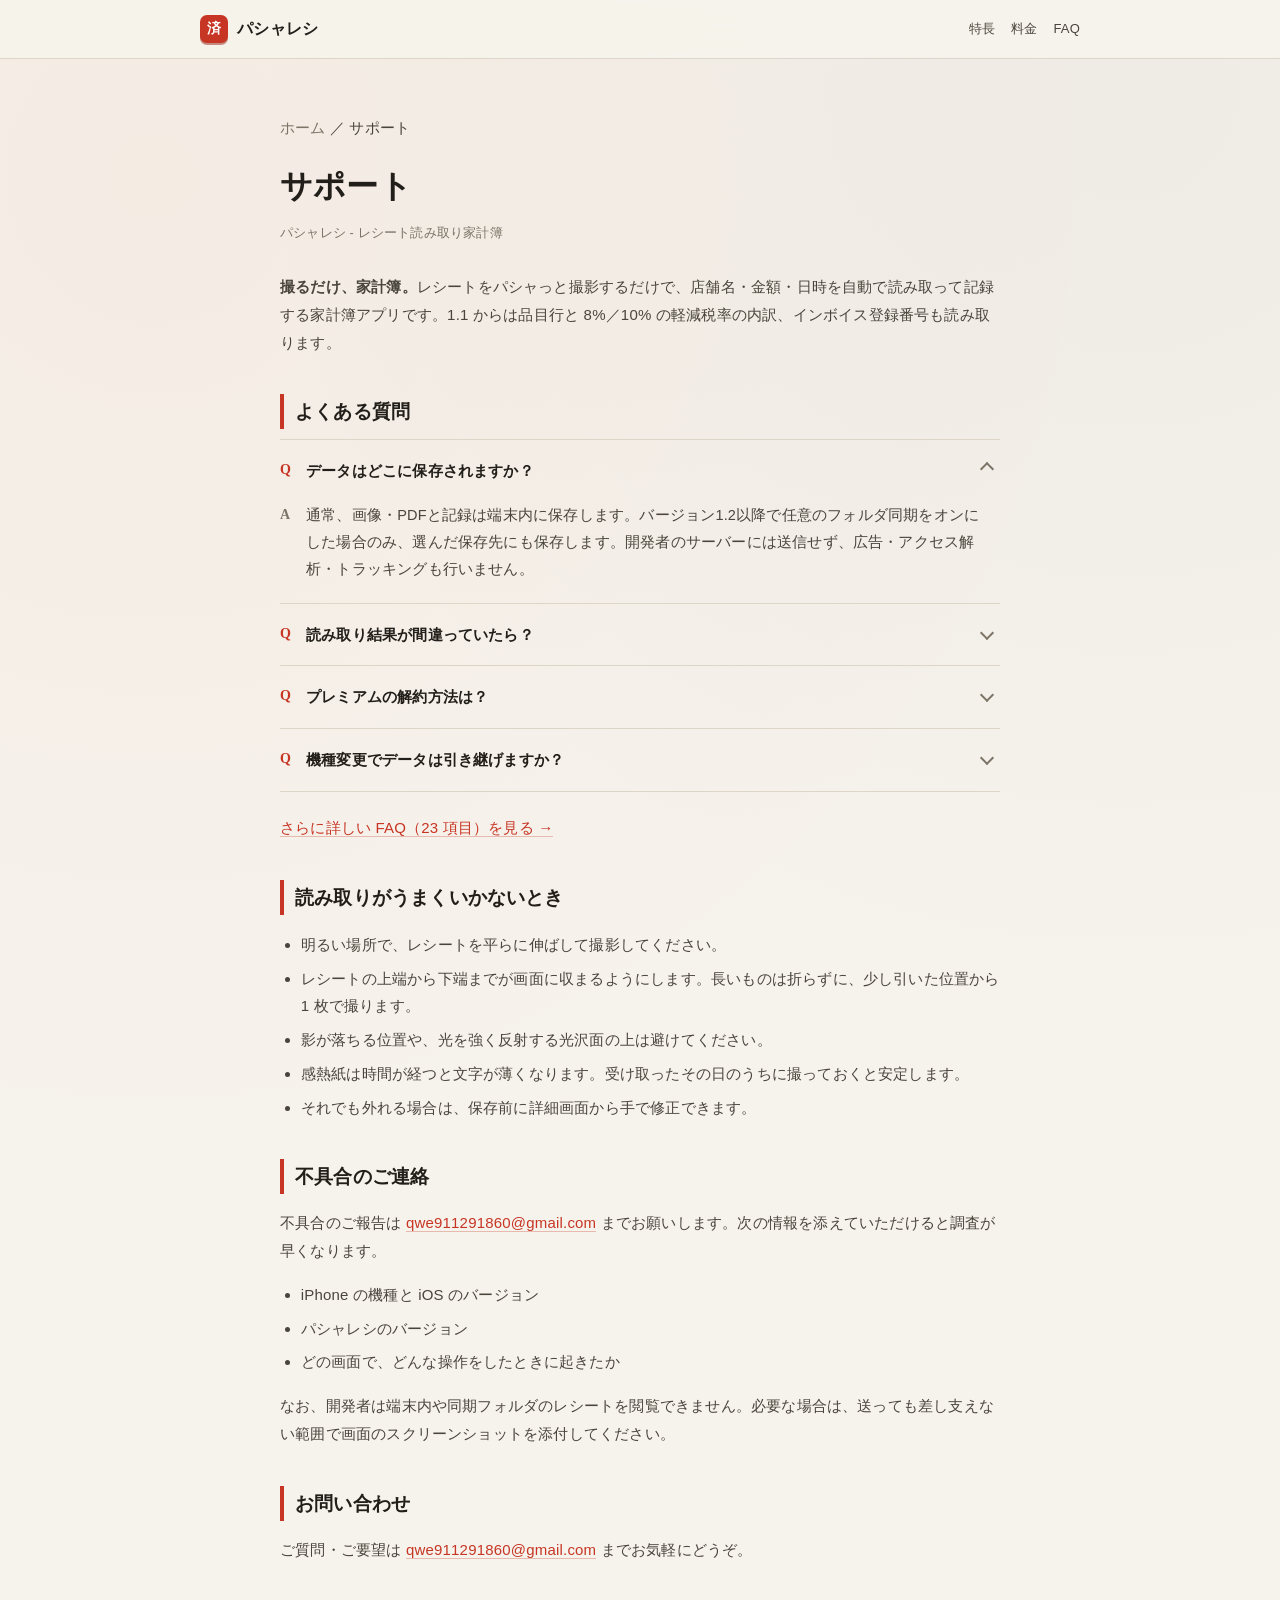
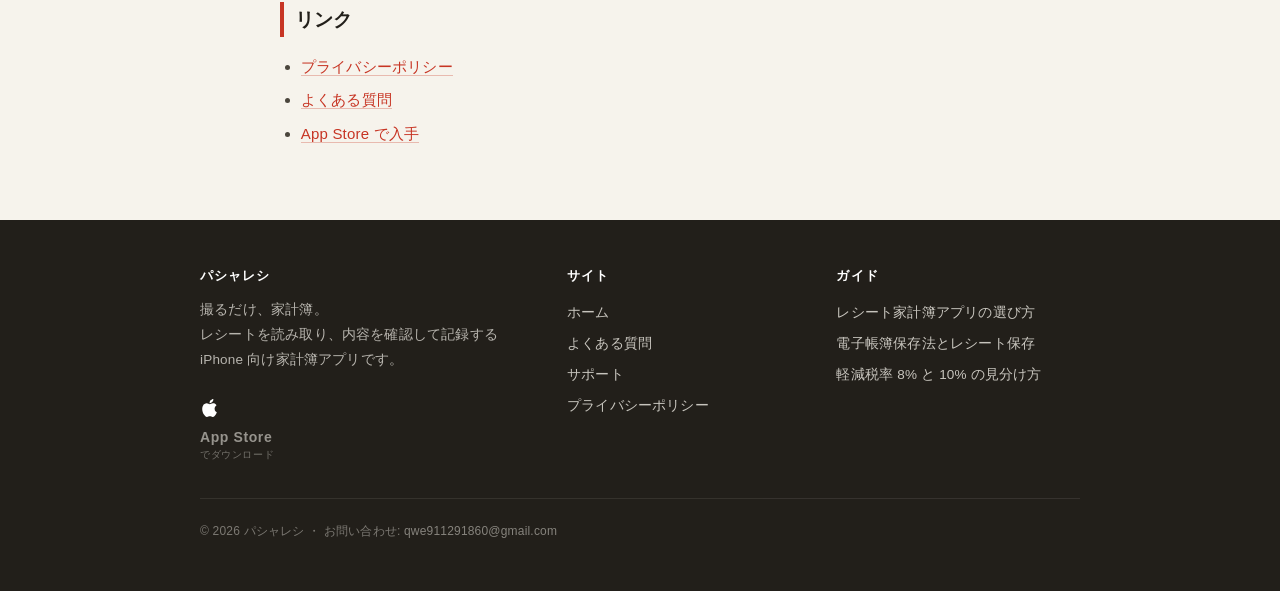
<file: pashareshi/support.html>
<!DOCTYPE html>
<html lang="ja">
<head>
<meta charset="utf-8">
<meta name="viewport" content="width=device-width, initial-scale=1, viewport-fit=cover">
<title>サポート｜パシャレシ - レシート読み取り家計簿</title>
<meta name="description" content="パシャレシのサポートページ。読み取りがうまくいかないとき、解約の手順、機種変更時のデータ移行、不具合の連絡先をまとめています。">
<link rel="canonical" href="https://zhao73.github.io/pashareshi/support.html">
<meta name="robots" content="index,follow,max-image-preview:large">
<meta name="theme-color" content="#F6F3EC">
<meta property="og:type" content="article">
<meta property="og:site_name" content="パシャレシ">
<meta property="og:locale" content="ja_JP">
<meta property="og:title" content="サポート｜パシャレシ">
<meta property="og:description" content="読み取りのコツ、解約手順、データ移行、不具合の連絡先。パシャレシのサポート窓口です。">
<meta property="og:url" content="https://zhao73.github.io/pashareshi/support.html">
<meta property="og:image" content="https://zhao73.github.io/pashareshi/og.png">
<meta property="og:image:width" content="1200">
<meta property="og:image:height" content="630">
<meta name="twitter:card" content="summary_large_image">
<meta name="twitter:title" content="サポート｜パシャレシ">
<meta name="twitter:description" content="読み取りのコツ、解約手順、データ移行、不具合の連絡先。">
<meta name="twitter:image" content="https://zhao73.github.io/pashareshi/og.png">
<link rel="stylesheet" href="./styles.css">
<link rel="icon" href="data:image/svg+xml,%3Csvg xmlns='http://www.w3.org/2000/svg' viewBox='0 0 32 32'%3E%3Crect width='32' height='32' rx='7' fill='%23C73524'/%3E%3Ctext x='16' y='23' font-size='19' text-anchor='middle' fill='%23fff' font-family='serif'%3E%E6%B8%88%3C/text%3E%3C/svg%3E">
</head>
<body>

<header class="site-head">
  <div class="wrap">
    <a class="logo" href="./"><span class="seal">済</span>パシャレシ</a>
    <nav class="site-nav">
      <a href="./#features">特長</a>
      <a href="./#price">料金</a>
      <a href="./faq.html">FAQ</a>
    </nav>
  </div>
</header>

<main class="wrap narrow doc">
  <p class="crumbs" style="padding-top:0"><a href="./">ホーム</a> ／ サポート</p>
  <h1>サポート</h1>
  <p class="date">パシャレシ - レシート読み取り家計簿</p>

  <p><b>撮るだけ、家計簿。</b>レシートをパシャっと撮影するだけで、店舗名・金額・日時を自動で読み取って記録する家計簿アプリです。1.1 からは品目行と 8%／10% の軽減税率の内訳、インボイス登録番号も読み取ります。</p>

  <h2>よくある質問</h2>
  <div class="faq">
    <details open>
      <summary>データはどこに保存されますか？</summary>
      <p class="a">通常、画像・PDFと記録は端末内に保存します。バージョン1.2以降で任意のフォルダ同期をオンにした場合のみ、選んだ保存先にも保存します。開発者のサーバーには送信せず、広告・アクセス解析・トラッキングも行いません。</p>
    </details>
    <details>
      <summary>読み取り結果が間違っていたら？</summary>
      <p class="a">レシート詳細画面の鉛筆アイコンから、店舗名・金額・カテゴリ・支払い方法をいつでも修正できます。</p>
    </details>
    <details>
      <summary>プレミアムの解約方法は？</summary>
      <p class="a">iPhone の「設定 → Apple ID → サブスクリプション」からいつでも解約できます。無料トライアル期間中の解約も可能です。</p>
    </details>
    <details>
      <summary>機種変更でデータは引き継げますか？</summary>
      <p class="a">バージョン1.2以降は、設定の完全バックアップと復元で引き継げます。必要な方は同じiCloud Driveフォルダを選んで同期できます。同期はアプリを開いたときと手動操作で実行します。旧バージョンはiPhoneのバックアップ経由で移行してください。</p>
    </details>
  </div>
  <p style="margin-top:22px"><a href="./faq.html">さらに詳しい FAQ（23 項目）を見る →</a></p>

  <h2>読み取りがうまくいかないとき</h2>
  <ul>
    <li>明るい場所で、レシートを平らに伸ばして撮影してください。</li>
    <li>レシートの上端から下端までが画面に収まるようにします。長いものは折らずに、少し引いた位置から 1 枚で撮ります。</li>
    <li>影が落ちる位置や、光を強く反射する光沢面の上は避けてください。</li>
    <li>感熱紙は時間が経つと文字が薄くなります。受け取ったその日のうちに撮っておくと安定します。</li>
    <li>それでも外れる場合は、保存前に詳細画面から手で修正できます。</li>
  </ul>

  <h2>不具合のご連絡</h2>
  <p>不具合のご報告は <a href="mailto:qwe911291860@gmail.com">qwe911291860@gmail.com</a> までお願いします。次の情報を添えていただけると調査が早くなります。</p>
  <ul>
    <li>iPhone の機種と iOS のバージョン</li>
    <li>パシャレシのバージョン</li>
    <li>どの画面で、どんな操作をしたときに起きたか</li>
  </ul>
  <p>なお、開発者は端末内や同期フォルダのレシートを閲覧できません。必要な場合は、送っても差し支えない範囲で画面のスクリーンショットを添付してください。</p>

  <h2>お問い合わせ</h2>
  <p>ご質問・ご要望は <a href="mailto:qwe911291860@gmail.com">qwe911291860@gmail.com</a> までお気軽にどうぞ。</p>

  <h2>リンク</h2>
  <ul>
    <li><a href="./privacy.html">プライバシーポリシー</a></li>
    <li><a href="./faq.html">よくある質問</a></li>
    <li><a href="https://apps.apple.com/jp/app/id6788028598">App Store で入手</a></li>
  </ul>
</main>

<footer class="site-foot">
  <div class="wrap">
    <div class="cols">
      <div>
        <h4>パシャレシ</h4>
        <p style="margin:0 0 16px">撮るだけ、家計簿。<br>レシートを読み取り、内容を確認して記録する iPhone 向け家計簿アプリです。</p>
        <a class="badge-as" href="https://apps.apple.com/jp/app/id6788028598">
          <svg viewBox="0 0 24 28" aria-hidden="true"><path d="M17.5 14.8c0-2.8 2.3-4.2 2.4-4.2-1.3-1.9-3.3-2.2-4-2.2-1.7-.2-3.3 1-4.2 1-.9 0-2.2-1-3.6-1-1.9 0-3.6 1.1-4.5 2.8-1.9 3.3-.5 8.3 1.4 11 .9 1.3 2 2.8 3.4 2.7 1.4-.1 1.9-.9 3.5-.9 1.6 0 2.1.9 3.5.8 1.5 0 2.4-1.3 3.3-2.7 1-1.5 1.5-3 1.5-3.1-.1 0-2.7-1.1-2.7-4.2zM14.9 6.6c.8-.9 1.3-2.2 1.1-3.5-1.1 0-2.5.8-3.3 1.7-.7.8-1.3 2.1-1.2 3.4 1.2.1 2.5-.6 3.4-1.6z"/></svg>
          <span><b>App Store</b><span>でダウンロード</span></span>
        </a>
      </div>
      <div>
        <h4>サイト</h4>
        <ul>
          <li><a href="./">ホーム</a></li>
          <li><a href="./faq.html">よくある質問</a></li>
          <li><a href="./support.html">サポート</a></li>
          <li><a href="./privacy.html">プライバシーポリシー</a></li>
        </ul>
      </div>
      <div>
        <h4>ガイド</h4>
        <ul>
          <li><a href="./guide/receipt-kakeibo.html">レシート家計簿アプリの選び方</a></li>
          <li><a href="./guide/denchoho-receipt.html">電子帳簿保存法とレシート保存</a></li>
          <li><a href="./guide/keigen-zeiritsu.html">軽減税率 8% と 10% の見分け方</a></li>
        </ul>
      </div>
    </div>
    <p class="copy">© 2026 パシャレシ ・ お問い合わせ: <a href="mailto:qwe911291860@gmail.com">qwe911291860@gmail.com</a></p>
  </div>
</footer>
<script type="application/ld+json">
{
  "@context": "https://schema.org",
  "@type": "BreadcrumbList",
  "itemListElement": [
    {
      "@type": "ListItem",
      "position": 1,
      "name": "パシャレシ",
      "item": "https://zhao73.github.io/pashareshi/"
    },
    {
      "@type": "ListItem",
      "position": 2,
      "name": "サポート",
      "item": "https://zhao73.github.io/pashareshi/support.html"
    }
  ]
}
</script>
</body>
</html>
</file>
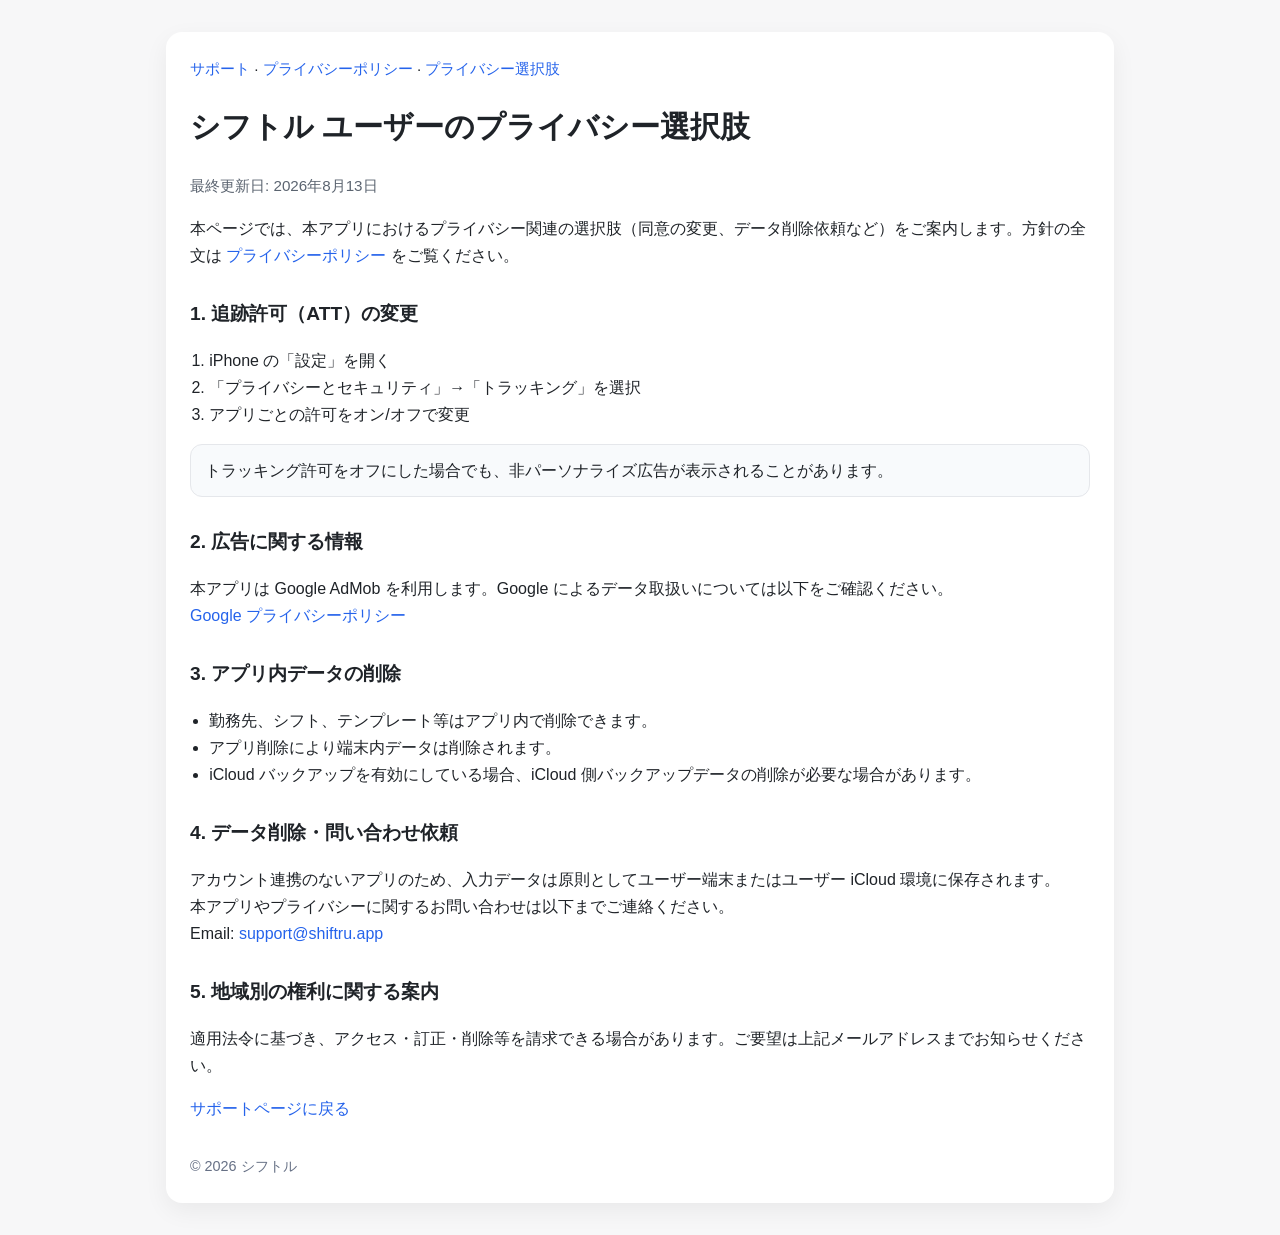
<file: shiftru-legal/privacy-choices.html>
<!doctype html>
<html lang="ja">
<head>
  <meta charset="utf-8">
  <meta name="viewport" content="width=device-width, initial-scale=1">
  <title>シフトル プライバシー選択肢｜ATT・広告・データ削除</title>
  <meta name="description" content="シフトルで追跡許可（ATT）を変更する方法、AdMob 広告、アプリ内データと iCloud バックアップの削除手順を案内します。">
  <meta name="robots" content="index,follow">
  <link rel="canonical" href="https://zhao73.github.io/shiftru-legal/privacy-choices.html">
  <meta property="og:type" content="website">
  <meta property="og:locale" content="ja_JP">
  <meta property="og:title" content="シフトル プライバシー選択肢">
  <meta property="og:description" content="ATT、広告、データ削除の手順。">
  <meta property="og:url" content="https://zhao73.github.io/shiftru-legal/privacy-choices.html">
  <link rel="alternate" hreflang="ja" href="https://zhao73.github.io/shiftru-legal/privacy-choices.html">
  <script type="application/ld+json">
  {
    "@context": "https://schema.org",
    "@type": "HowTo",
    "name": "シフトルでトラッキング許可を変更する",
    "inLanguage": "ja",
    "step": [
      { "@type": "HowToStep", "name": "iPhone の設定を開く" },
      { "@type": "HowToStep", "name": "プライバシーとセキュリティ → トラッキングを開く" },
      { "@type": "HowToStep", "name": "シフトルの許可をオンまたはオフにする" }
    ]
  }
  </script>
  <style>
    :root { color-scheme: light dark; }
    body { font-family: -apple-system, BlinkMacSystemFont, "Segoe UI", Roboto, "Helvetica Neue", Arial, sans-serif; margin: 0; line-height: 1.7; background: #f7f7f8; color: #1f2328; }
    .container { max-width: 900px; margin: 32px auto; padding: 24px; background: #fff; border-radius: 16px; box-shadow: 0 8px 24px rgba(0,0,0,0.06); }
    h1 { font-size: 1.9rem; margin-top: 0; }
    h2 { font-size: 1.2rem; margin-top: 1.8rem; }
    ol, ul { padding-left: 1.2rem; }
    a { color: #2563eb; text-decoration: none; }
    a:hover { text-decoration: underline; }
    .meta { color: #5b6470; font-size: 0.95rem; margin-bottom: 1rem; }
    .card { background: #f8fafc; border: 1px solid #e5e7eb; border-radius: 12px; padding: 12px 14px; margin-top: 10px; }
    nav { margin-bottom: 1.2rem; font-size: 0.95rem; }
    footer { margin-top: 2rem; color: #667085; font-size: 0.9rem; }
  </style>
</head>
<body>
  <main class="container">
    <nav aria-label="関連ページ">
      <a href="./support.html">サポート</a> ·
      <a href="./privacy-policy.html">プライバシーポリシー</a> ·
      <a href="./privacy-choices.html">プライバシー選択肢</a>
    </nav>
    <h1>シフトル ユーザーのプライバシー選択肢</h1>
    <p class="meta">最終更新日: 2026年8月13日</p>
    <p>本ページでは、本アプリにおけるプライバシー関連の選択肢（同意の変更、データ削除依頼など）をご案内します。方針の全文は <a href="./privacy-policy.html">プライバシーポリシー</a> をご覧ください。</p>
    <h2>1. 追跡許可（ATT）の変更</h2>
    <ol>
      <li>iPhone の「設定」を開く</li>
      <li>「プライバシーとセキュリティ」→「トラッキング」を選択</li>
      <li>アプリごとの許可をオン/オフで変更</li>
    </ol>
    <div class="card">トラッキング許可をオフにした場合でも、非パーソナライズ広告が表示されることがあります。</div>
    <h2>2. 広告に関する情報</h2>
    <p>
      本アプリは Google AdMob を利用します。Google によるデータ取扱いについては以下をご確認ください。<br>
      <a href="https://policies.google.com/privacy" target="_blank" rel="noopener noreferrer">Google プライバシーポリシー</a>
    </p>
    <h2>3. アプリ内データの削除</h2>
    <ul>
      <li>勤務先、シフト、テンプレート等はアプリ内で削除できます。</li>
      <li>アプリ削除により端末内データは削除されます。</li>
      <li>iCloud バックアップを有効にしている場合、iCloud 側バックアップデータの削除が必要な場合があります。</li>
    </ul>
    <h2>4. データ削除・問い合わせ依頼</h2>
    <p>
      アカウント連携のないアプリのため、入力データは原則としてユーザー端末またはユーザー iCloud 環境に保存されます。<br>
      本アプリやプライバシーに関するお問い合わせは以下までご連絡ください。<br>
      Email: <a href="mailto:support@shiftru.app">support@shiftru.app</a>
    </p>
    <h2>5. 地域別の権利に関する案内</h2>
    <p>適用法令に基づき、アクセス・訂正・削除等を請求できる場合があります。ご要望は上記メールアドレスまでお知らせください。</p>
    <p><a href="./support.html">サポートページに戻る</a></p>
    <footer>© 2026 シフトル</footer>
  </main>
</body>
</html>
</file>
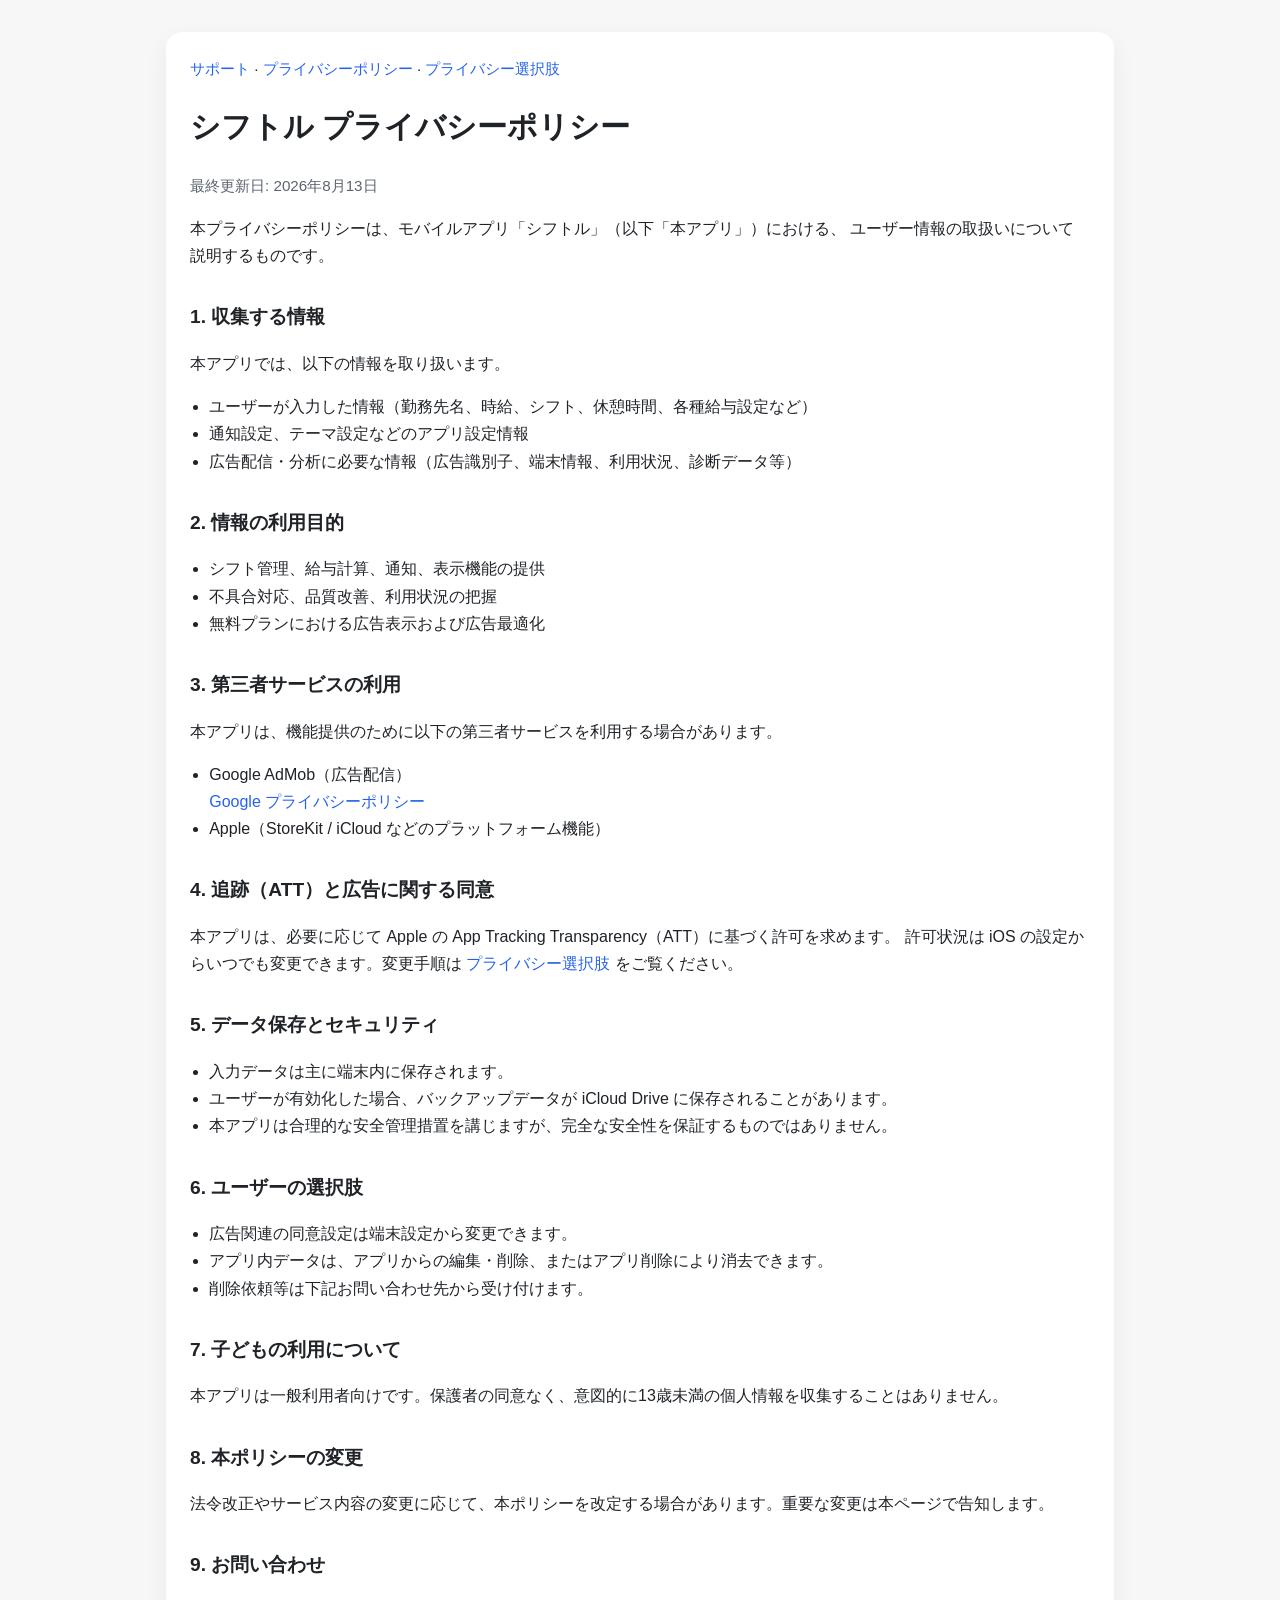
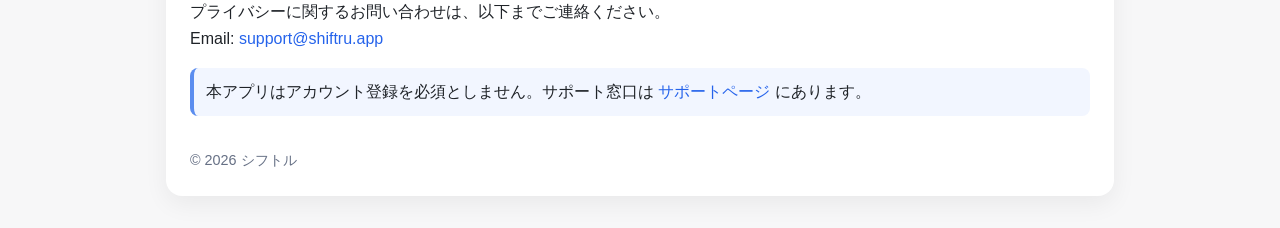
<file: shiftru-legal/privacy-policy.html>
<!doctype html>
<html lang="ja">
<head>
  <meta charset="utf-8">
  <meta name="viewport" content="width=device-width, initial-scale=1">
  <title>シフトル プライバシーポリシー｜シフト・給与データの取扱い</title>
  <meta name="description" content="シフトルにおける勤務先・シフト・広告識別子などの取扱い、ATT、iCloud バックアップ、第三者サービス（AdMob / Apple）について説明します。">
  <meta name="robots" content="index,follow">
  <link rel="canonical" href="https://zhao73.github.io/shiftru-legal/privacy-policy.html">
  <meta property="og:type" content="website">
  <meta property="og:locale" content="ja_JP">
  <meta property="og:title" content="シフトル プライバシーポリシー">
  <meta property="og:description" content="シフトルの個人情報・広告・ATT・保存場所に関する方針です。">
  <meta property="og:url" content="https://zhao73.github.io/shiftru-legal/privacy-policy.html">
  <link rel="alternate" hreflang="ja" href="https://zhao73.github.io/shiftru-legal/privacy-policy.html">
  <script type="application/ld+json">
  {
    "@context": "https://schema.org",
    "@type": "WebPage",
    "name": "シフトル プライバシーポリシー",
    "inLanguage": "ja",
    "url": "https://zhao73.github.io/shiftru-legal/privacy-policy.html",
    "dateModified": "2026-08-13",
    "isPartOf": {
      "@type": "WebSite",
      "name": "シフトル",
      "url": "https://zhao73.github.io/shiftru-legal/support.html"
    }
  }
  </script>
  <style>
    :root { color-scheme: light dark; }
    body { font-family: -apple-system, BlinkMacSystemFont, "Segoe UI", Roboto, "Helvetica Neue", Arial, sans-serif; margin: 0; line-height: 1.7; background: #f7f7f8; color: #1f2328; }
    .container { max-width: 900px; margin: 32px auto; padding: 24px; background: #fff; border-radius: 16px; box-shadow: 0 8px 24px rgba(0,0,0,0.06); }
    h1 { font-size: 1.9rem; margin-top: 0; }
    h2 { font-size: 1.2rem; margin-top: 2rem; }
    ul { padding-left: 1.2rem; }
    a { color: #2563eb; text-decoration: none; }
    a:hover { text-decoration: underline; }
    .meta { color: #5b6470; font-size: 0.95rem; margin-bottom: 1rem; }
    .note { background: #f2f6ff; border-left: 4px solid #5b8def; padding: 10px 12px; border-radius: 8px; }
    nav { margin-bottom: 1.2rem; font-size: 0.95rem; }
    footer { margin-top: 2rem; color: #667085; font-size: 0.9rem; }
  </style>
</head>
<body>
  <main class="container">
    <nav aria-label="関連ページ">
      <a href="./support.html">サポート</a> ·
      <a href="./privacy-policy.html">プライバシーポリシー</a> ·
      <a href="./privacy-choices.html">プライバシー選択肢</a>
    </nav>
    <h1>シフトル プライバシーポリシー</h1>
    <p class="meta">最終更新日: 2026年8月13日</p>
    <p>
      本プライバシーポリシーは、モバイルアプリ「シフトル」（以下「本アプリ」）における、
      ユーザー情報の取扱いについて説明するものです。
    </p>
    <h2>1. 収集する情報</h2>
    <p>本アプリでは、以下の情報を取り扱います。</p>
    <ul>
      <li>ユーザーが入力した情報（勤務先名、時給、シフト、休憩時間、各種給与設定など）</li>
      <li>通知設定、テーマ設定などのアプリ設定情報</li>
      <li>広告配信・分析に必要な情報（広告識別子、端末情報、利用状況、診断データ等）</li>
    </ul>
    <h2>2. 情報の利用目的</h2>
    <ul>
      <li>シフト管理、給与計算、通知、表示機能の提供</li>
      <li>不具合対応、品質改善、利用状況の把握</li>
      <li>無料プランにおける広告表示および広告最適化</li>
    </ul>
    <h2>3. 第三者サービスの利用</h2>
    <p>本アプリは、機能提供のために以下の第三者サービスを利用する場合があります。</p>
    <ul>
      <li>Google AdMob（広告配信）<br><a href="https://policies.google.com/privacy" target="_blank" rel="noopener noreferrer">Google プライバシーポリシー</a></li>
      <li>Apple（StoreKit / iCloud などのプラットフォーム機能）</li>
    </ul>
    <h2>4. 追跡（ATT）と広告に関する同意</h2>
    <p>
      本アプリは、必要に応じて Apple の App Tracking Transparency（ATT）に基づく許可を求めます。
      許可状況は iOS の設定からいつでも変更できます。変更手順は
      <a href="./privacy-choices.html">プライバシー選択肢</a> をご覧ください。
    </p>
    <h2>5. データ保存とセキュリティ</h2>
    <ul>
      <li>入力データは主に端末内に保存されます。</li>
      <li>ユーザーが有効化した場合、バックアップデータが iCloud Drive に保存されることがあります。</li>
      <li>本アプリは合理的な安全管理措置を講じますが、完全な安全性を保証するものではありません。</li>
    </ul>
    <h2>6. ユーザーの選択肢</h2>
    <ul>
      <li>広告関連の同意設定は端末設定から変更できます。</li>
      <li>アプリ内データは、アプリからの編集・削除、またはアプリ削除により消去できます。</li>
      <li>削除依頼等は下記お問い合わせ先から受け付けます。</li>
    </ul>
    <h2>7. 子どもの利用について</h2>
    <p>本アプリは一般利用者向けです。保護者の同意なく、意図的に13歳未満の個人情報を収集することはありません。</p>
    <h2>8. 本ポリシーの変更</h2>
    <p>法令改正やサービス内容の変更に応じて、本ポリシーを改定する場合があります。重要な変更は本ページで告知します。</p>
    <h2>9. お問い合わせ</h2>
    <p>
      プライバシーに関するお問い合わせは、以下までご連絡ください。<br>
      Email: <a href="mailto:support@shiftru.app">support@shiftru.app</a>
    </p>
    <p class="note">
      本アプリはアカウント登録を必須としません。サポート窓口は
      <a href="./support.html">サポートページ</a> にあります。
    </p>
    <footer>© 2026 シフトル</footer>
  </main>
</body>
</html>
</file>
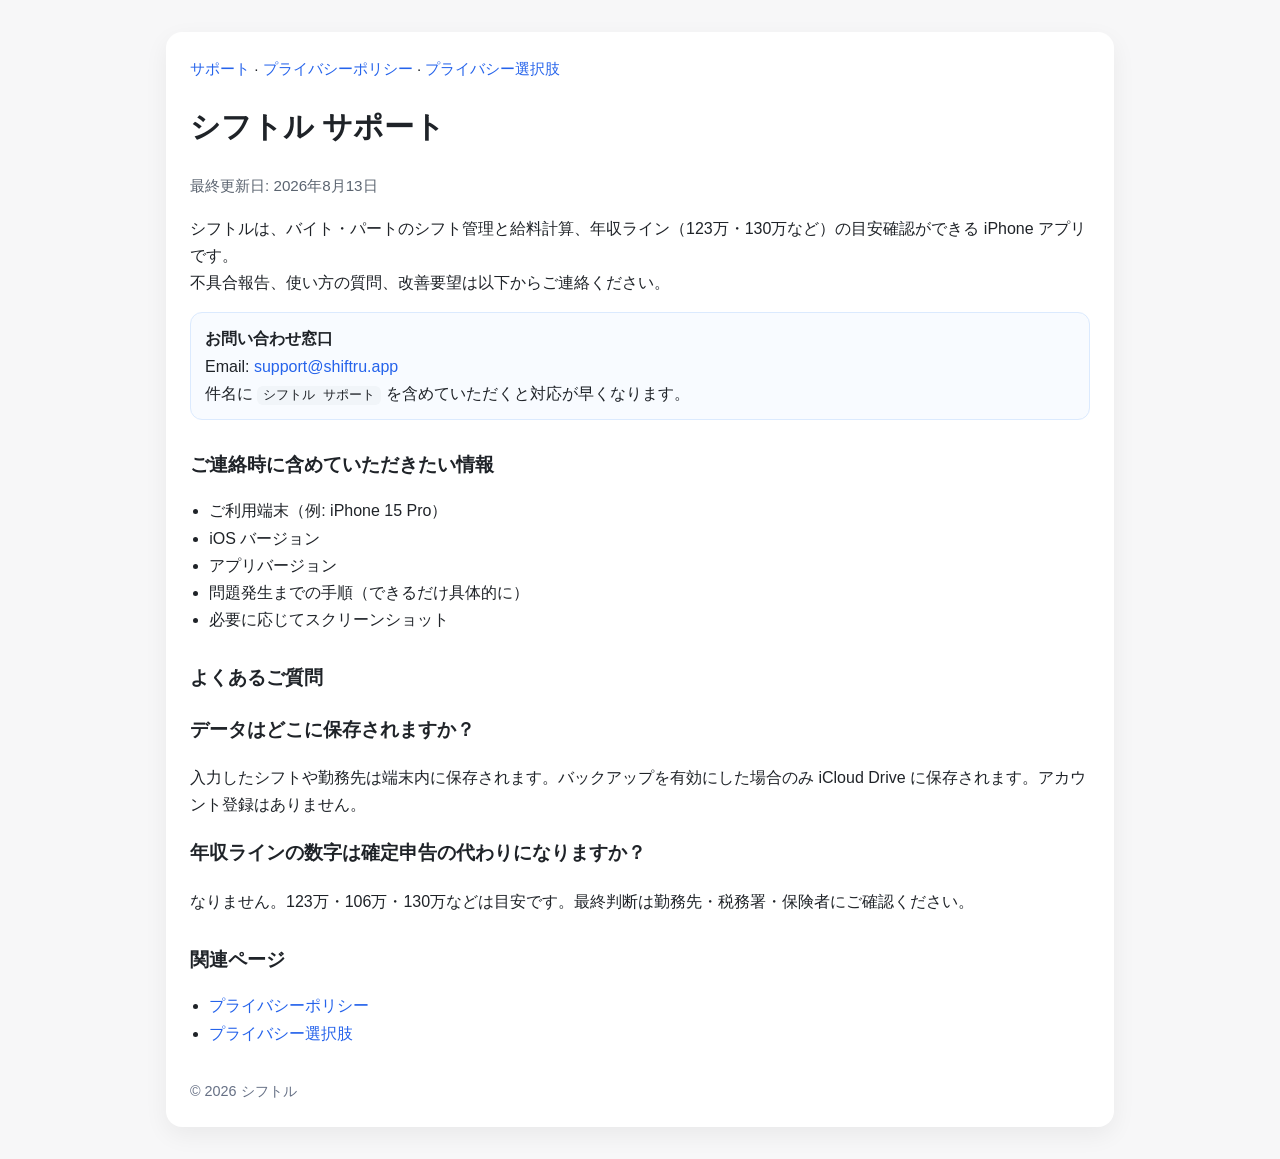
<file: shiftru-legal/support.html>
<!doctype html>
<html lang="ja">
<head>
  <meta charset="utf-8">
  <meta name="viewport" content="width=device-width, initial-scale=1">
  <title>シフトル サポート｜シフト管理・給料計算アプリのお問い合わせ</title>
  <meta name="description" content="シフトルの使い方、不具合報告、年収ライン（123万・130万）や給与計算に関するお問い合わせ窓口。端末・iOS・アプリバージョンを添えてご連絡ください。">
  <meta name="robots" content="index,follow">
  <link rel="canonical" href="https://zhao73.github.io/shiftru-legal/support.html">
  <meta property="og:type" content="website">
  <meta property="og:locale" content="ja_JP">
  <meta property="og:title" content="シフトル サポート">
  <meta property="og:description" content="シフトルのサポート窓口。不具合報告・使い方・改善要望を受け付けています。">
  <meta property="og:url" content="https://zhao73.github.io/shiftru-legal/support.html">
  <link rel="alternate" hreflang="ja" href="https://zhao73.github.io/shiftru-legal/support.html">
  <script type="application/ld+json">
  {
    "@context": "https://schema.org",
    "@type": "FAQPage",
    "mainEntity": [
      {
        "@type": "Question",
        "name": "シフトルのサポートには何を書けばよいですか？",
        "acceptedAnswer": {
          "@type": "Answer",
          "text": "ご利用端末、iOSバージョン、アプリバージョン、問題発生までの手順、必要に応じてスクリーンショットをメールに含めてください。"
        }
      },
      {
        "@type": "Question",
        "name": "連絡先はどこですか？",
        "acceptedAnswer": {
          "@type": "Answer",
          "text": "support@shiftru.app までご連絡ください。件名に「シフトル サポート」を含めると対応が早くなります。"
        }
      }
    ]
  }
  </script>
  <style>
    :root { color-scheme: light dark; }
    body { font-family: -apple-system, BlinkMacSystemFont, "Segoe UI", Roboto, "Helvetica Neue", Arial, sans-serif; margin: 0; line-height: 1.7; background: #f7f7f8; color: #1f2328; }
    .container { max-width: 900px; margin: 32px auto; padding: 24px; background: #fff; border-radius: 16px; box-shadow: 0 8px 24px rgba(0,0,0,0.06); }
    h1 { font-size: 1.9rem; margin-top: 0; }
    h2 { font-size: 1.2rem; margin-top: 1.8rem; }
    ul { padding-left: 1.2rem; }
    a { color: #2563eb; text-decoration: none; }
    a:hover { text-decoration: underline; }
    .meta { color: #5b6470; font-size: 0.95rem; margin-bottom: 1rem; }
    .card { background: #f8fbff; border: 1px solid #dbeafe; border-radius: 12px; padding: 12px 14px; margin-top: 12px; }
    code { background: #f1f5f9; border-radius: 6px; padding: 2px 6px; }
    nav { margin-bottom: 1.2rem; font-size: 0.95rem; }
    footer { margin-top: 2rem; color: #667085; font-size: 0.9rem; }
  </style>
</head>
<body>
  <main class="container">
    <nav aria-label="関連ページ">
      <a href="./support.html">サポート</a> ·
      <a href="./privacy-policy.html">プライバシーポリシー</a> ·
      <a href="./privacy-choices.html">プライバシー選択肢</a>
    </nav>
    <h1>シフトル サポート</h1>
    <p class="meta">最終更新日: 2026年8月13日</p>
    <p>
      シフトルは、バイト・パートのシフト管理と給料計算、年収ライン（123万・130万など）の目安確認ができる iPhone アプリです。<br>
      不具合報告、使い方の質問、改善要望は以下からご連絡ください。
    </p>
    <div class="card">
      <strong>お問い合わせ窓口</strong><br>
      Email: <a href="mailto:support@shiftru.app">support@shiftru.app</a><br>
      件名に <code>シフトル サポート</code> を含めていただくと対応が早くなります。
    </div>
    <h2>ご連絡時に含めていただきたい情報</h2>
    <ul>
      <li>ご利用端末（例: iPhone 15 Pro）</li>
      <li>iOS バージョン</li>
      <li>アプリバージョン</li>
      <li>問題発生までの手順（できるだけ具体的に）</li>
      <li>必要に応じてスクリーンショット</li>
    </ul>
    <h2>よくあるご質問</h2>
    <h3>データはどこに保存されますか？</h3>
    <p>入力したシフトや勤務先は端末内に保存されます。バックアップを有効にした場合のみ iCloud Drive に保存されます。アカウント登録はありません。</p>
    <h3>年収ラインの数字は確定申告の代わりになりますか？</h3>
    <p>なりません。123万・106万・130万などは目安です。最終判断は勤務先・税務署・保険者にご確認ください。</p>
    <h2>関連ページ</h2>
    <ul>
      <li><a href="./privacy-policy.html">プライバシーポリシー</a></li>
      <li><a href="./privacy-choices.html">プライバシー選択肢</a></li>
    </ul>
    <footer>© 2026 シフトル</footer>
  </main>
</body>
</html>
</file>
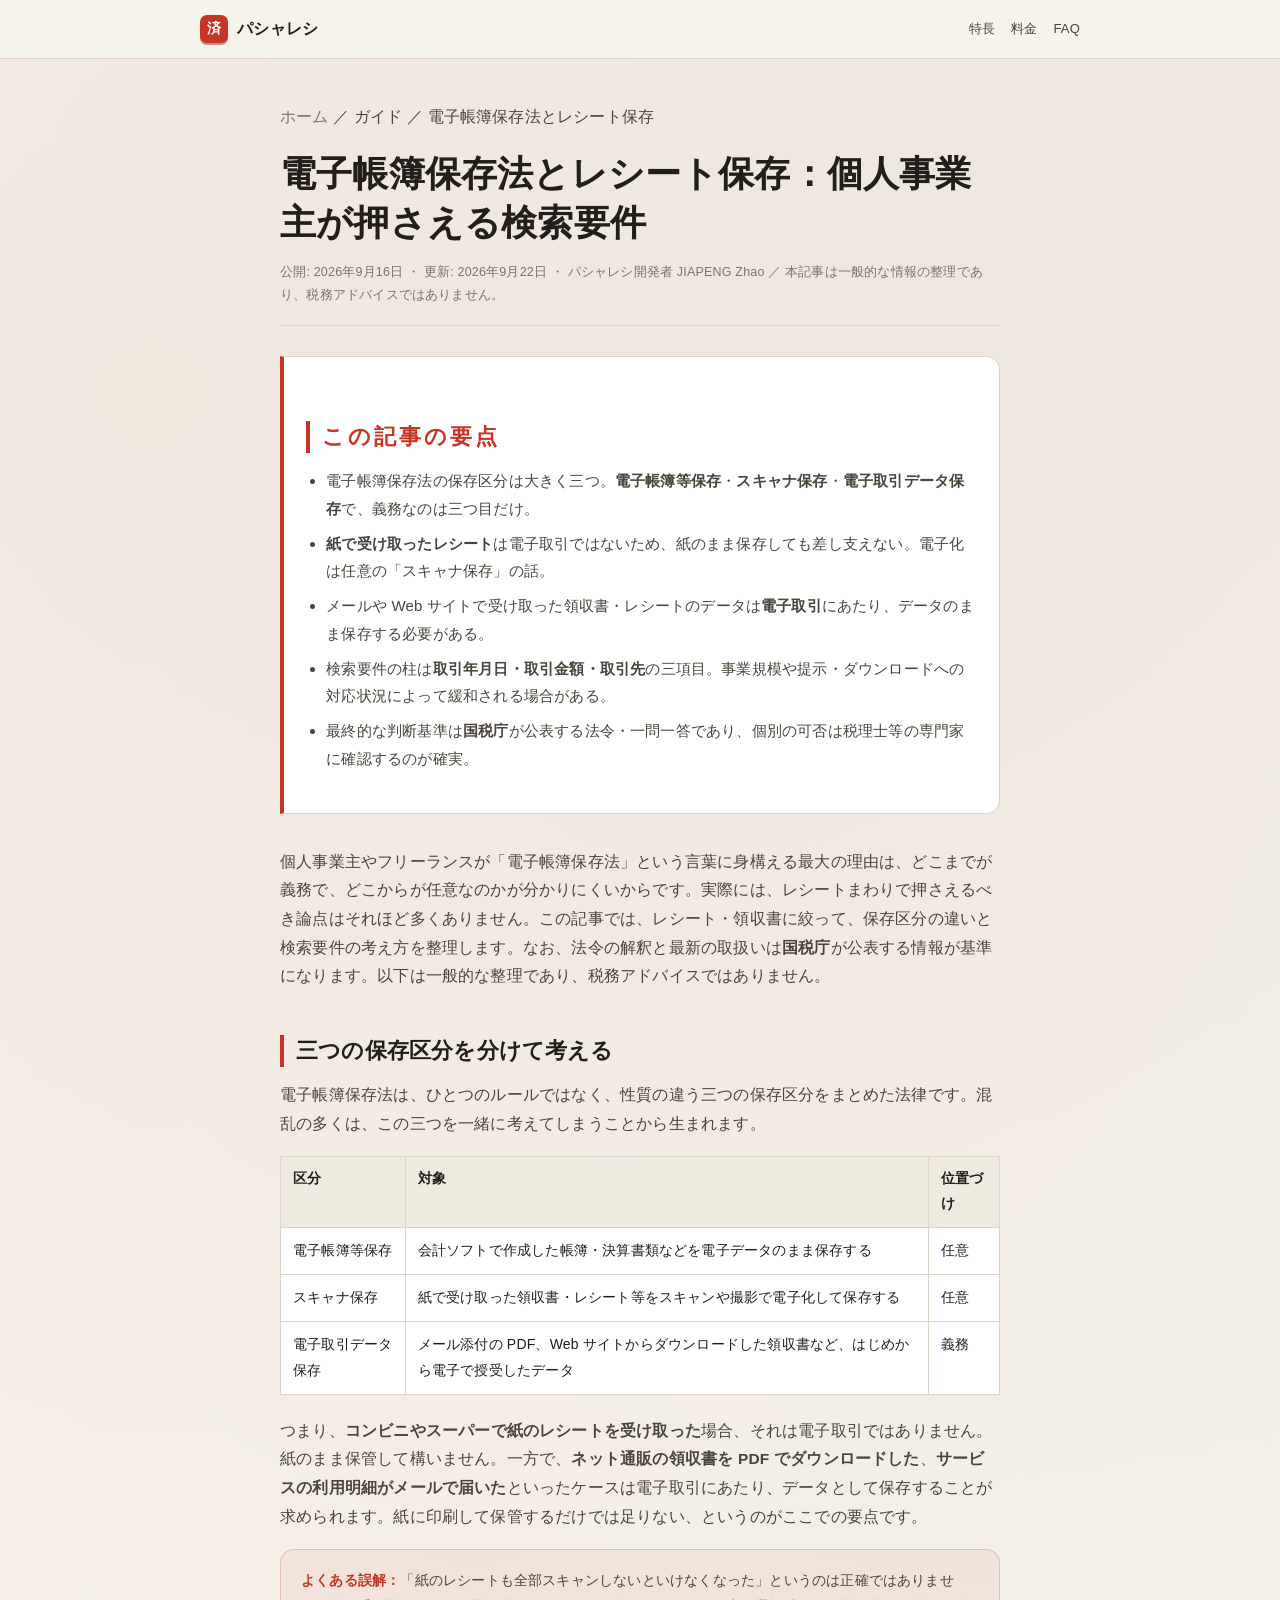
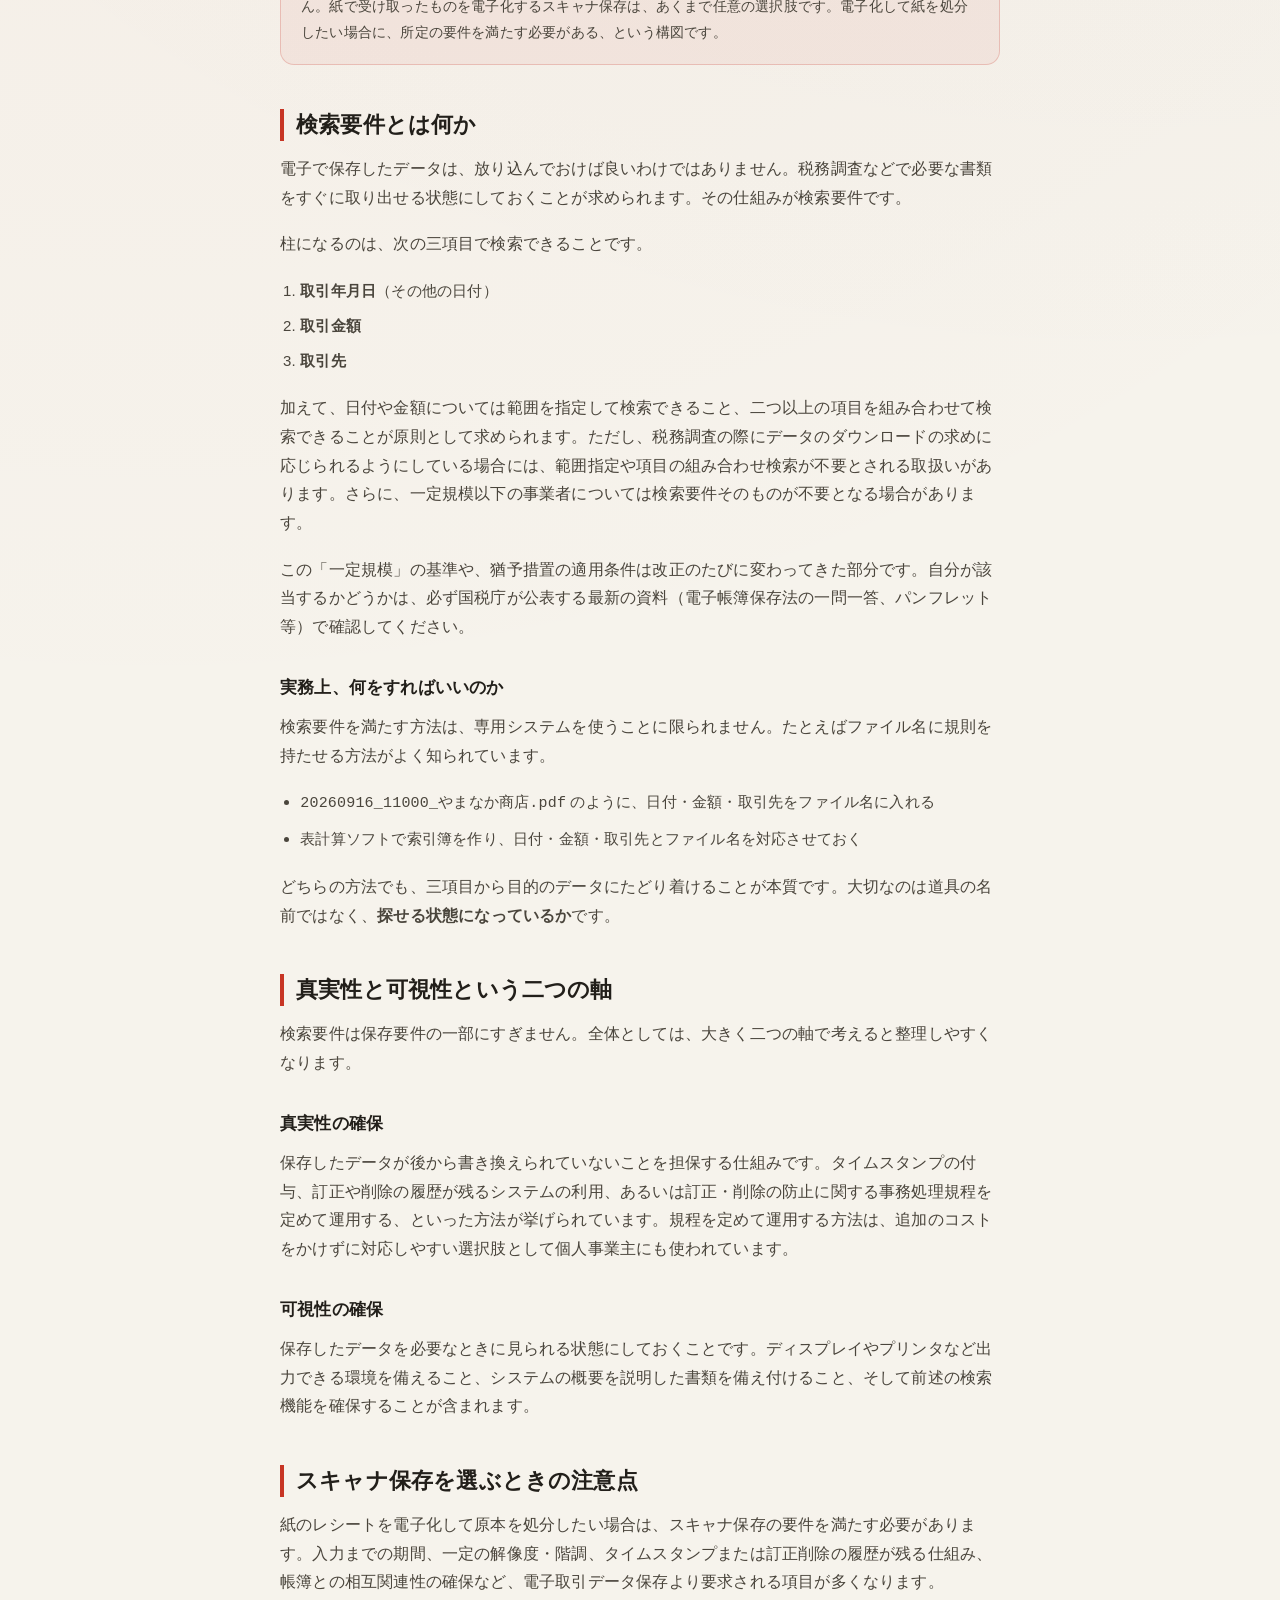
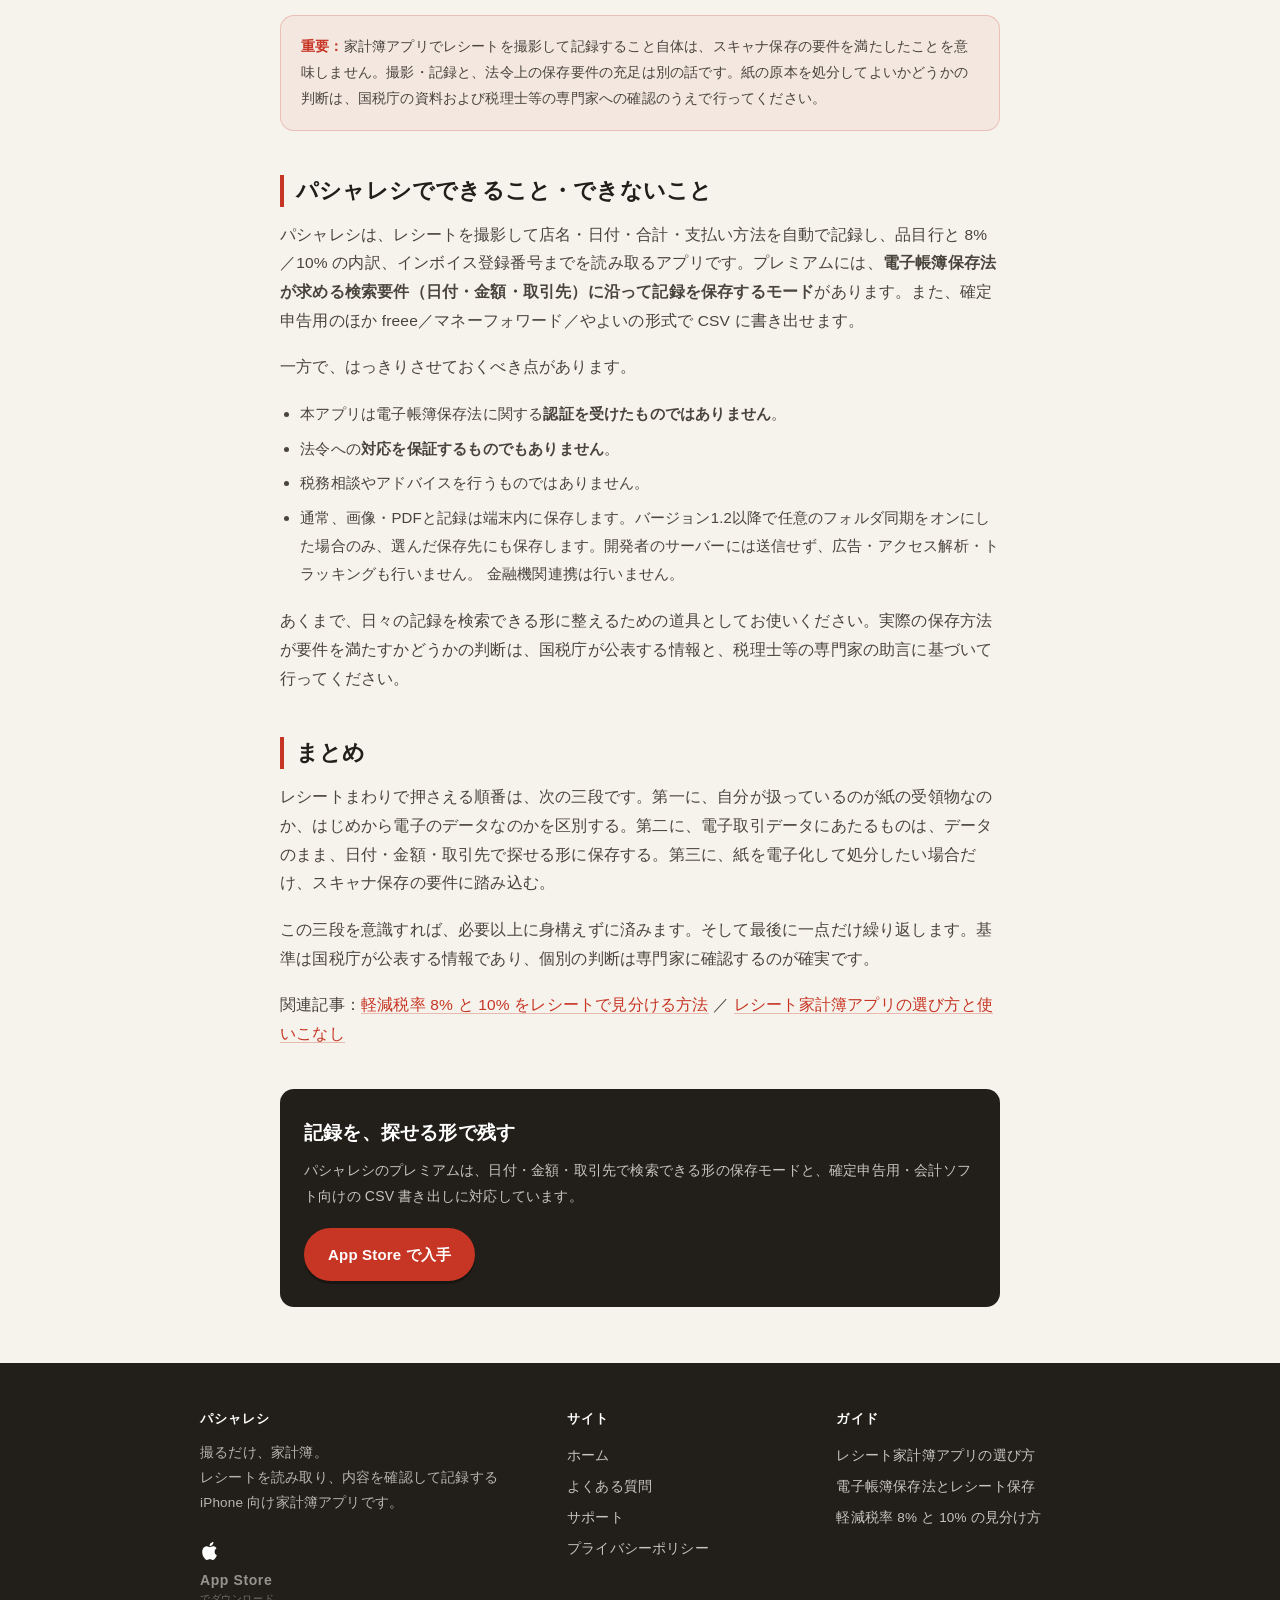
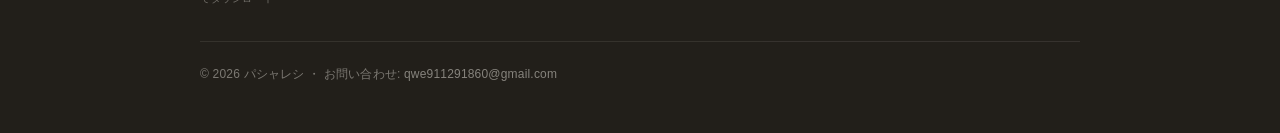
<file: pashareshi/guide/denchoho-receipt.html>
<!DOCTYPE html>
<html lang="ja">
<head>
<meta charset="utf-8">
<meta name="viewport" content="width=device-width, initial-scale=1, viewport-fit=cover">
<title>電子帳簿保存法とレシート保存：個人事業主が押さえる検索要件｜パシャレシ</title>
<meta name="description" content="電子帳簿保存法の三つの保存区分の違いと、取引年月日・取引金額・取引先という検索要件の考え方を個人事業主向けに整理。紙レシートとデータの扱いの違い、スキャナ保存の注意点まで。判断基準は国税庁の公表情報です。">
<link rel="canonical" href="https://zhao73.github.io/pashareshi/guide/denchoho-receipt.html">
<meta name="robots" content="index,follow,max-image-preview:large,max-snippet:-1">
<meta name="theme-color" content="#F6F3EC">
<meta property="og:type" content="article">
<meta property="og:site_name" content="パシャレシ">
<meta property="og:locale" content="ja_JP">
<meta property="og:title" content="電子帳簿保存法とレシート保存：個人事業主が押さえる検索要件">
<meta property="og:description" content="電子帳簿保存法の三つの保存区分の違いと、取引年月日・取引金額・取引先という検索要件の考え方を個人事業主向けに整理。紙レシートとデータの扱いの違い、スキャナ保存の注意点まで。判断基準は国税庁の公表情報です。">
<meta property="og:url" content="https://zhao73.github.io/pashareshi/guide/denchoho-receipt.html">
<meta property="og:image" content="https://zhao73.github.io/pashareshi/og.png">
<meta property="og:image:width" content="1200">
<meta property="og:image:height" content="630">
<meta name="twitter:card" content="summary_large_image">
<meta name="twitter:title" content="電子帳簿保存法とレシート保存：個人事業主が押さえる検索要件">
<meta name="twitter:description" content="電子帳簿保存法の三つの保存区分の違いと、取引年月日・取引金額・取引先という検索要件の考え方を個人事業主向けに整理。紙レシートとデータの扱いの違い、スキャナ保存の注意点まで。判断基準は国税庁の公表情報です。">
<meta name="twitter:image" content="https://zhao73.github.io/pashareshi/og.png">
<link rel="stylesheet" href="../styles.css">
<link rel="icon" href="data:image/svg+xml,%3Csvg xmlns='http://www.w3.org/2000/svg' viewBox='0 0 32 32'%3E%3Crect width='32' height='32' rx='7' fill='%23C73524'/%3E%3Ctext x='16' y='23' font-size='19' text-anchor='middle' fill='%23fff' font-family='serif'%3E%E6%B8%88%3C/text%3E%3C/svg%3E">
</head>
<body>

<header class="site-head">
  <div class="wrap">
    <a class="logo" href="../"><span class="seal">済</span>パシャレシ</a>
    <nav class="site-nav">
      <a href="../#features">特長</a>
      <a href="../#price">料金</a>
      <a href="../faq.html">FAQ</a>
    </nav>
  </div>
</header>

<main class="wrap narrow article">
  <p class="crumbs" style="padding-top:0"><a href="../">ホーム</a> ／ ガイド ／ 電子帳簿保存法とレシート保存</p>
  <h1>電子帳簿保存法とレシート保存：個人事業主が押さえる検索要件</h1>
  <p class="byline">公開: 2026年9月16日 ・ 更新: 2026年9月22日 ・ パシャレシ開発者 JIAPENG Zhao ／ 本記事は一般的な情報の整理であり、税務アドバイスではありません。</p>

  <div class="tldr">
    <h2>この記事の要点</h2>
    <ul>
      <li>電子帳簿保存法の保存区分は大きく三つ。<b>電子帳簿等保存</b>・<b>スキャナ保存</b>・<b>電子取引データ保存</b>で、義務なのは三つ目だけ。</li>
      <li><b>紙で受け取ったレシート</b>は電子取引ではないため、紙のまま保存しても差し支えない。電子化は任意の「スキャナ保存」の話。</li>
      <li>メールや Web サイトで受け取った領収書・レシートのデータは<b>電子取引</b>にあたり、データのまま保存する必要がある。</li>
      <li>検索要件の柱は<b>取引年月日・取引金額・取引先</b>の三項目。事業規模や提示・ダウンロードへの対応状況によって緩和される場合がある。</li>
      <li>最終的な判断基準は<b>国税庁</b>が公表する法令・一問一答であり、個別の可否は税理士等の専門家に確認するのが確実。</li>
    </ul>
  </div>

  <p>個人事業主やフリーランスが「電子帳簿保存法」という言葉に身構える最大の理由は、どこまでが義務で、どこからが任意なのかが分かりにくいからです。実際には、レシートまわりで押さえるべき論点はそれほど多くありません。この記事では、レシート・領収書に絞って、保存区分の違いと検索要件の考え方を整理します。なお、法令の解釈と最新の取扱いは<b>国税庁</b>が公表する情報が基準になります。以下は一般的な整理であり、税務アドバイスではありません。</p>

  <h2>三つの保存区分を分けて考える</h2>
  <p>電子帳簿保存法は、ひとつのルールではなく、性質の違う三つの保存区分をまとめた法律です。混乱の多くは、この三つを一緒に考えてしまうことから生まれます。</p>
  <div class="tablewrap">
  <table>
    <thead><tr><th>区分</th><th>対象</th><th>位置づけ</th></tr></thead>
    <tbody>
      <tr><td>電子帳簿等保存</td><td>会計ソフトで作成した帳簿・決算書類などを電子データのまま保存する</td><td>任意</td></tr>
      <tr><td>スキャナ保存</td><td>紙で受け取った領収書・レシート等をスキャンや撮影で電子化して保存する</td><td>任意</td></tr>
      <tr><td>電子取引データ保存</td><td>メール添付の PDF、Web サイトからダウンロードした領収書など、はじめから電子で授受したデータ</td><td>義務</td></tr>
    </tbody>
  </table>
  </div>
  <p>つまり、<b>コンビニやスーパーで紙のレシートを受け取った</b>場合、それは電子取引ではありません。紙のまま保管して構いません。一方で、<b>ネット通販の領収書を PDF でダウンロードした</b>、<b>サービスの利用明細がメールで届いた</b>といったケースは電子取引にあたり、データとして保存することが求められます。紙に印刷して保管するだけでは足りない、というのがここでの要点です。</p>

  <div class="callout">
    <strong>よくある誤解：</strong>「紙のレシートも全部スキャンしないといけなくなった」というのは正確ではありません。紙で受け取ったものを電子化するスキャナ保存は、あくまで任意の選択肢です。電子化して紙を処分したい場合に、所定の要件を満たす必要がある、という構図です。
  </div>

  <h2>検索要件とは何か</h2>
  <p>電子で保存したデータは、放り込んでおけば良いわけではありません。税務調査などで必要な書類をすぐに取り出せる状態にしておくことが求められます。その仕組みが検索要件です。</p>
  <p>柱になるのは、次の三項目で検索できることです。</p>
  <ol>
    <li><b>取引年月日</b>（その他の日付）</li>
    <li><b>取引金額</b></li>
    <li><b>取引先</b></li>
  </ol>
  <p>加えて、日付や金額については範囲を指定して検索できること、二つ以上の項目を組み合わせて検索できることが原則として求められます。ただし、税務調査の際にデータのダウンロードの求めに応じられるようにしている場合には、範囲指定や項目の組み合わせ検索が不要とされる取扱いがあります。さらに、一定規模以下の事業者については検索要件そのものが不要となる場合があります。</p>
  <p>この「一定規模」の基準や、猶予措置の適用条件は改正のたびに変わってきた部分です。自分が該当するかどうかは、必ず国税庁が公表する最新の資料（電子帳簿保存法の一問一答、パンフレット等）で確認してください。</p>

  <h3>実務上、何をすればいいのか</h3>
  <p>検索要件を満たす方法は、専用システムを使うことに限られません。たとえばファイル名に規則を持たせる方法がよく知られています。</p>
  <ul>
    <li><code>20260916_11000_やまなか商店.pdf</code> のように、日付・金額・取引先をファイル名に入れる</li>
    <li>表計算ソフトで索引簿を作り、日付・金額・取引先とファイル名を対応させておく</li>
  </ul>
  <p>どちらの方法でも、三項目から目的のデータにたどり着けることが本質です。大切なのは道具の名前ではなく、<b>探せる状態になっているか</b>です。</p>

  <h2>真実性と可視性という二つの軸</h2>
  <p>検索要件は保存要件の一部にすぎません。全体としては、大きく二つの軸で考えると整理しやすくなります。</p>
  <h3>真実性の確保</h3>
  <p>保存したデータが後から書き換えられていないことを担保する仕組みです。タイムスタンプの付与、訂正や削除の履歴が残るシステムの利用、あるいは訂正・削除の防止に関する事務処理規程を定めて運用する、といった方法が挙げられています。規程を定めて運用する方法は、追加のコストをかけずに対応しやすい選択肢として個人事業主にも使われています。</p>
  <h3>可視性の確保</h3>
  <p>保存したデータを必要なときに見られる状態にしておくことです。ディスプレイやプリンタなど出力できる環境を備えること、システムの概要を説明した書類を備え付けること、そして前述の検索機能を確保することが含まれます。</p>

  <h2>スキャナ保存を選ぶときの注意点</h2>
  <p>紙のレシートを電子化して原本を処分したい場合は、スキャナ保存の要件を満たす必要があります。入力までの期間、一定の解像度・階調、タイムスタンプまたは訂正削除の履歴が残る仕組み、帳簿との相互関連性の確保など、電子取引データ保存より要求される項目が多くなります。</p>
  <div class="callout">
    <strong>重要：</strong>家計簿アプリでレシートを撮影して記録すること自体は、スキャナ保存の要件を満たしたことを意味しません。撮影・記録と、法令上の保存要件の充足は別の話です。紙の原本を処分してよいかどうかの判断は、国税庁の資料および税理士等の専門家への確認のうえで行ってください。
  </div>

  <h2>パシャレシでできること・できないこと</h2>
  <p>パシャレシは、レシートを撮影して店名・日付・合計・支払い方法を自動で記録し、品目行と 8%／10% の内訳、インボイス登録番号までを読み取るアプリです。プレミアムには、<b>電子帳簿保存法が求める検索要件（日付・金額・取引先）に沿って記録を保存するモード</b>があります。また、確定申告用のほか freee／マネーフォワード／やよいの形式で CSV に書き出せます。</p>
  <p>一方で、はっきりさせておくべき点があります。</p>
  <ul>
    <li>本アプリは電子帳簿保存法に関する<b>認証を受けたものではありません</b>。</li>
    <li>法令への<b>対応を保証するものでもありません</b>。</li>
    <li>税務相談やアドバイスを行うものではありません。</li>
    <li>通常、画像・PDFと記録は端末内に保存します。バージョン1.2以降で任意のフォルダ同期をオンにした場合のみ、選んだ保存先にも保存します。開発者のサーバーには送信せず、広告・アクセス解析・トラッキングも行いません。 金融機関連携は行いません。</li>
  </ul>
  <p>あくまで、日々の記録を検索できる形に整えるための道具としてお使いください。実際の保存方法が要件を満たすかどうかの判断は、国税庁が公表する情報と、税理士等の専門家の助言に基づいて行ってください。</p>

  <h2>まとめ</h2>
  <p>レシートまわりで押さえる順番は、次の三段です。第一に、自分が扱っているのが紙の受領物なのか、はじめから電子のデータなのかを区別する。第二に、電子取引データにあたるものは、データのまま、日付・金額・取引先で探せる形に保存する。第三に、紙を電子化して処分したい場合だけ、スキャナ保存の要件に踏み込む。</p>
  <p>この三段を意識すれば、必要以上に身構えずに済みます。そして最後に一点だけ繰り返します。基準は国税庁が公表する情報であり、個別の判断は専門家に確認するのが確実です。</p>
  <p>関連記事：<a href="./keigen-zeiritsu.html">軽減税率 8% と 10% をレシートで見分ける方法</a> ／ <a href="./receipt-kakeibo.html">レシート家計簿アプリの選び方と使いこなし</a></p>

  <div class="promo">
    <h3>記録を、探せる形で残す</h3>
    <p>パシャレシのプレミアムは、日付・金額・取引先で検索できる形の保存モードと、確定申告用・会計ソフト向けの CSV 書き出しに対応しています。</p>
    <a class="btn" href="https://apps.apple.com/jp/app/id6788028598">App Store で入手</a>
  </div>

</main>

<footer class="site-foot">
  <div class="wrap">
    <div class="cols">
      <div>
        <h4>パシャレシ</h4>
        <p style="margin:0 0 16px">撮るだけ、家計簿。<br>レシートを読み取り、内容を確認して記録する iPhone 向け家計簿アプリです。</p>
        <a class="badge-as" href="https://apps.apple.com/jp/app/id6788028598">
          <svg viewBox="0 0 24 28" aria-hidden="true"><path d="M17.5 14.8c0-2.8 2.3-4.2 2.4-4.2-1.3-1.9-3.3-2.2-4-2.2-1.7-.2-3.3 1-4.2 1-.9 0-2.2-1-3.6-1-1.9 0-3.6 1.1-4.5 2.8-1.9 3.3-.5 8.3 1.4 11 .9 1.3 2 2.8 3.4 2.7 1.4-.1 1.9-.9 3.5-.9 1.6 0 2.1.9 3.5.8 1.5 0 2.4-1.3 3.3-2.7 1-1.5 1.5-3 1.5-3.1-.1 0-2.7-1.1-2.7-4.2zM14.9 6.6c.8-.9 1.3-2.2 1.1-3.5-1.1 0-2.5.8-3.3 1.7-.7.8-1.3 2.1-1.2 3.4 1.2.1 2.5-.6 3.4-1.6z"/></svg>
          <span><b>App Store</b><span>でダウンロード</span></span>
        </a>
      </div>
      <div>
        <h4>サイト</h4>
        <ul>
          <li><a href="../">ホーム</a></li>
          <li><a href="../faq.html">よくある質問</a></li>
          <li><a href="../support.html">サポート</a></li>
          <li><a href="../privacy.html">プライバシーポリシー</a></li>
        </ul>
      </div>
      <div>
        <h4>ガイド</h4>
        <ul>
          <li><a href="./receipt-kakeibo.html">レシート家計簿アプリの選び方</a></li>
          <li><a href="./denchoho-receipt.html">電子帳簿保存法とレシート保存</a></li>
          <li><a href="./keigen-zeiritsu.html">軽減税率 8% と 10% の見分け方</a></li>
        </ul>
      </div>
    </div>
    <p class="copy">© 2026 パシャレシ ・ お問い合わせ: <a href="mailto:qwe911291860@gmail.com">qwe911291860@gmail.com</a></p>
  </div>
</footer>


<script type="application/ld+json">
{
  "@context": "https://schema.org",
  "@type": "Article",
  "headline": "電子帳簿保存法とレシート保存：個人事業主が押さえる検索要件",
  "description": "電子帳簿保存法の三つの保存区分（電子帳簿等保存・スキャナ保存・電子取引データ保存）の違いと、取引年月日・取引金額・取引先という検索要件の考え方を、個人事業主向けに整理しました。",
  "inLanguage": "ja",
  "datePublished": "2026-09-16",
  "dateModified": "2026-09-22",
  "author": {
    "@type": "Person",
    "name": "JIAPENG Zhao",
    "url": "https://zhao73.github.io/pashareshi/support.html"
  },
  "publisher": {
    "@type": "Organization",
    "name": "パシャレシ",
    "url": "https://zhao73.github.io/pashareshi/"
  },
  "image": "https://zhao73.github.io/pashareshi/og.png",
  "mainEntityOfPage": {
    "@type": "WebPage",
    "@id": "https://zhao73.github.io/pashareshi/guide/denchoho-receipt.html"
  },
  "articleSection": "税務・保存ガイド",
  "keywords": "電子帳簿保存法,検索要件,電子取引データ保存,スキャナ保存,レシート 保存,個人事業主",
  "about": {
    "@type": "Thing",
    "name": "電子帳簿保存法"
  },
  "citation": {
    "@type": "CreativeWork",
    "name": "国税庁 電子帳簿保存法関係",
    "publisher": {
      "@type": "GovernmentOrganization",
      "name": "国税庁"
    }
  },
  "disambiguatingDescription": "本記事は一般的な情報の整理であり、税務アドバイスではありません。法令の解釈と最新の取扱いは国税庁が公表する情報が基準となります。"
}
</script>

<script type="application/ld+json">
{
  "@context": "https://schema.org",
  "@type": "BreadcrumbList",
  "itemListElement": [
    {
      "@type": "ListItem",
      "position": 1,
      "name": "パシャレシ",
      "item": "https://zhao73.github.io/pashareshi/"
    },
    {
      "@type": "ListItem",
      "position": 2,
      "name": "電子帳簿保存法とレシート保存：個人事業主が押さえる検索要件",
      "item": "https://zhao73.github.io/pashareshi/guide/denchoho-receipt.html"
    }
  ]
}
</script>
</body>
</html>
</file>
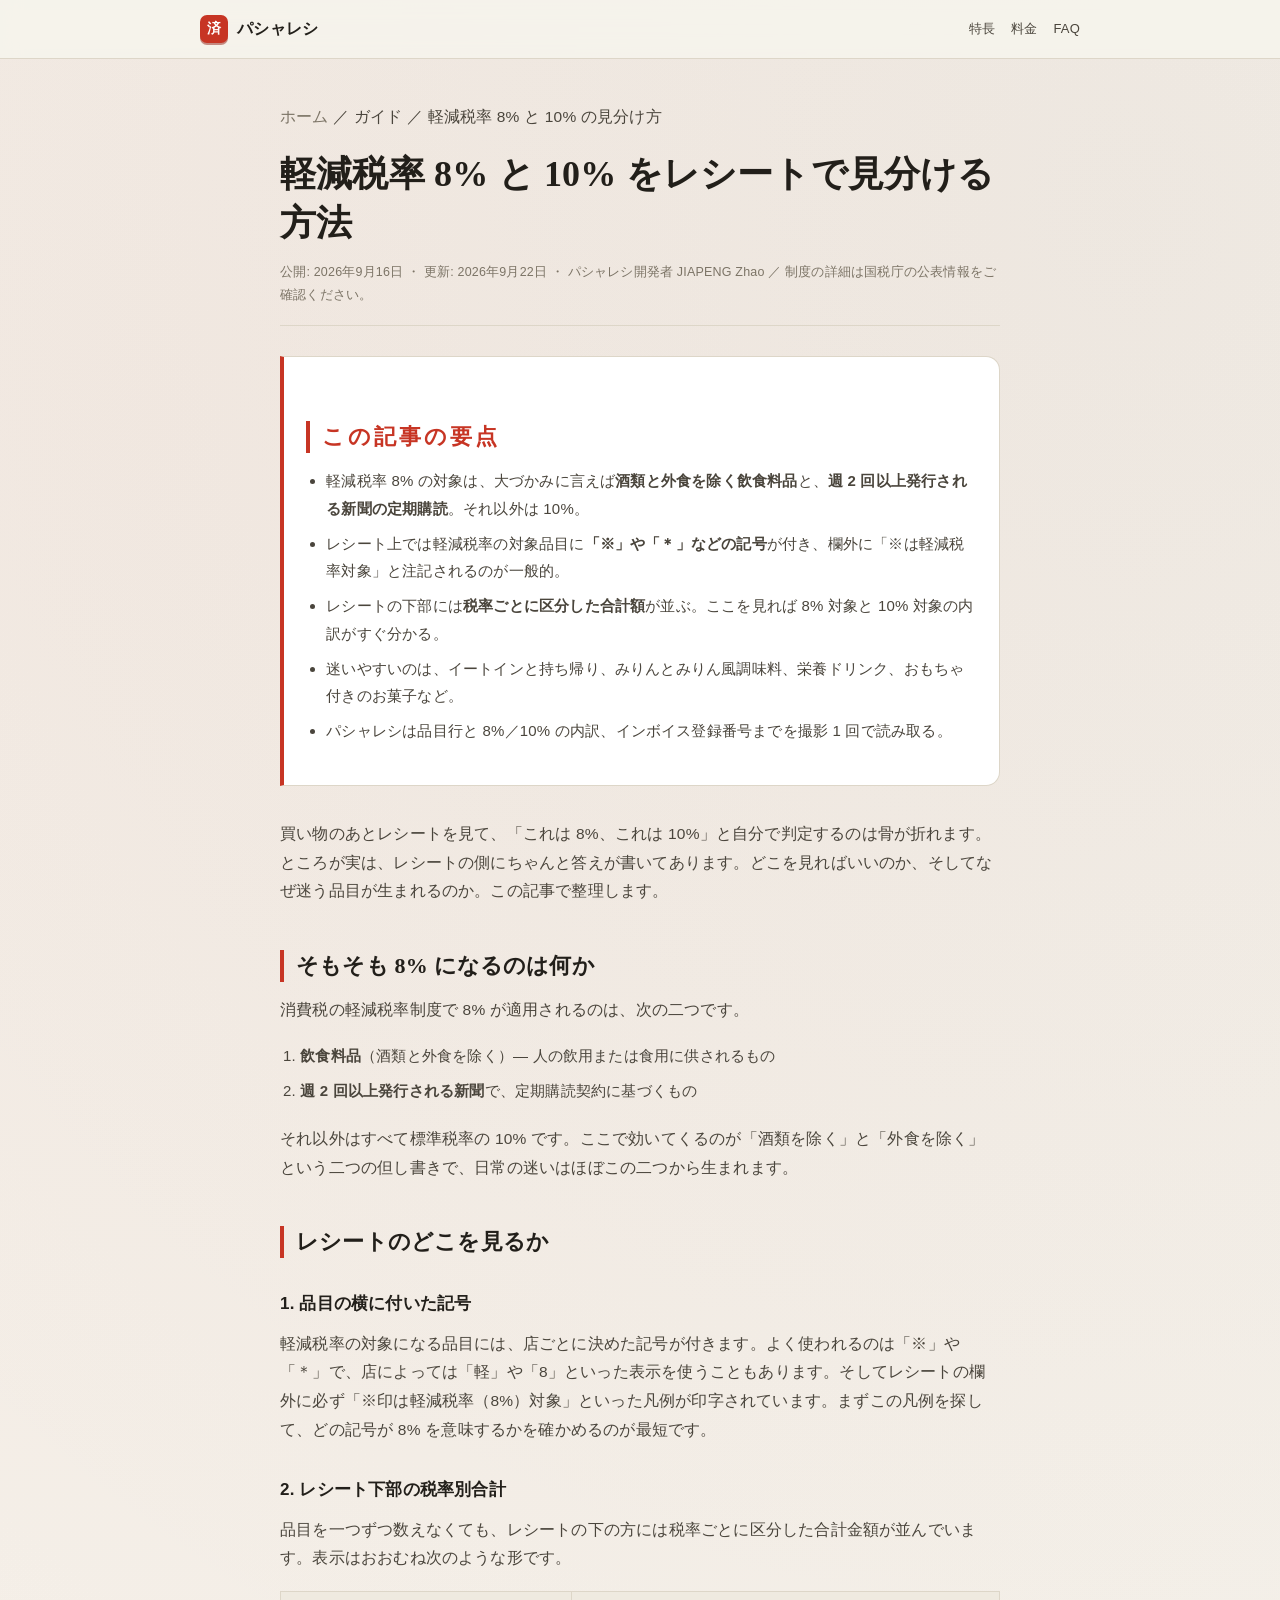
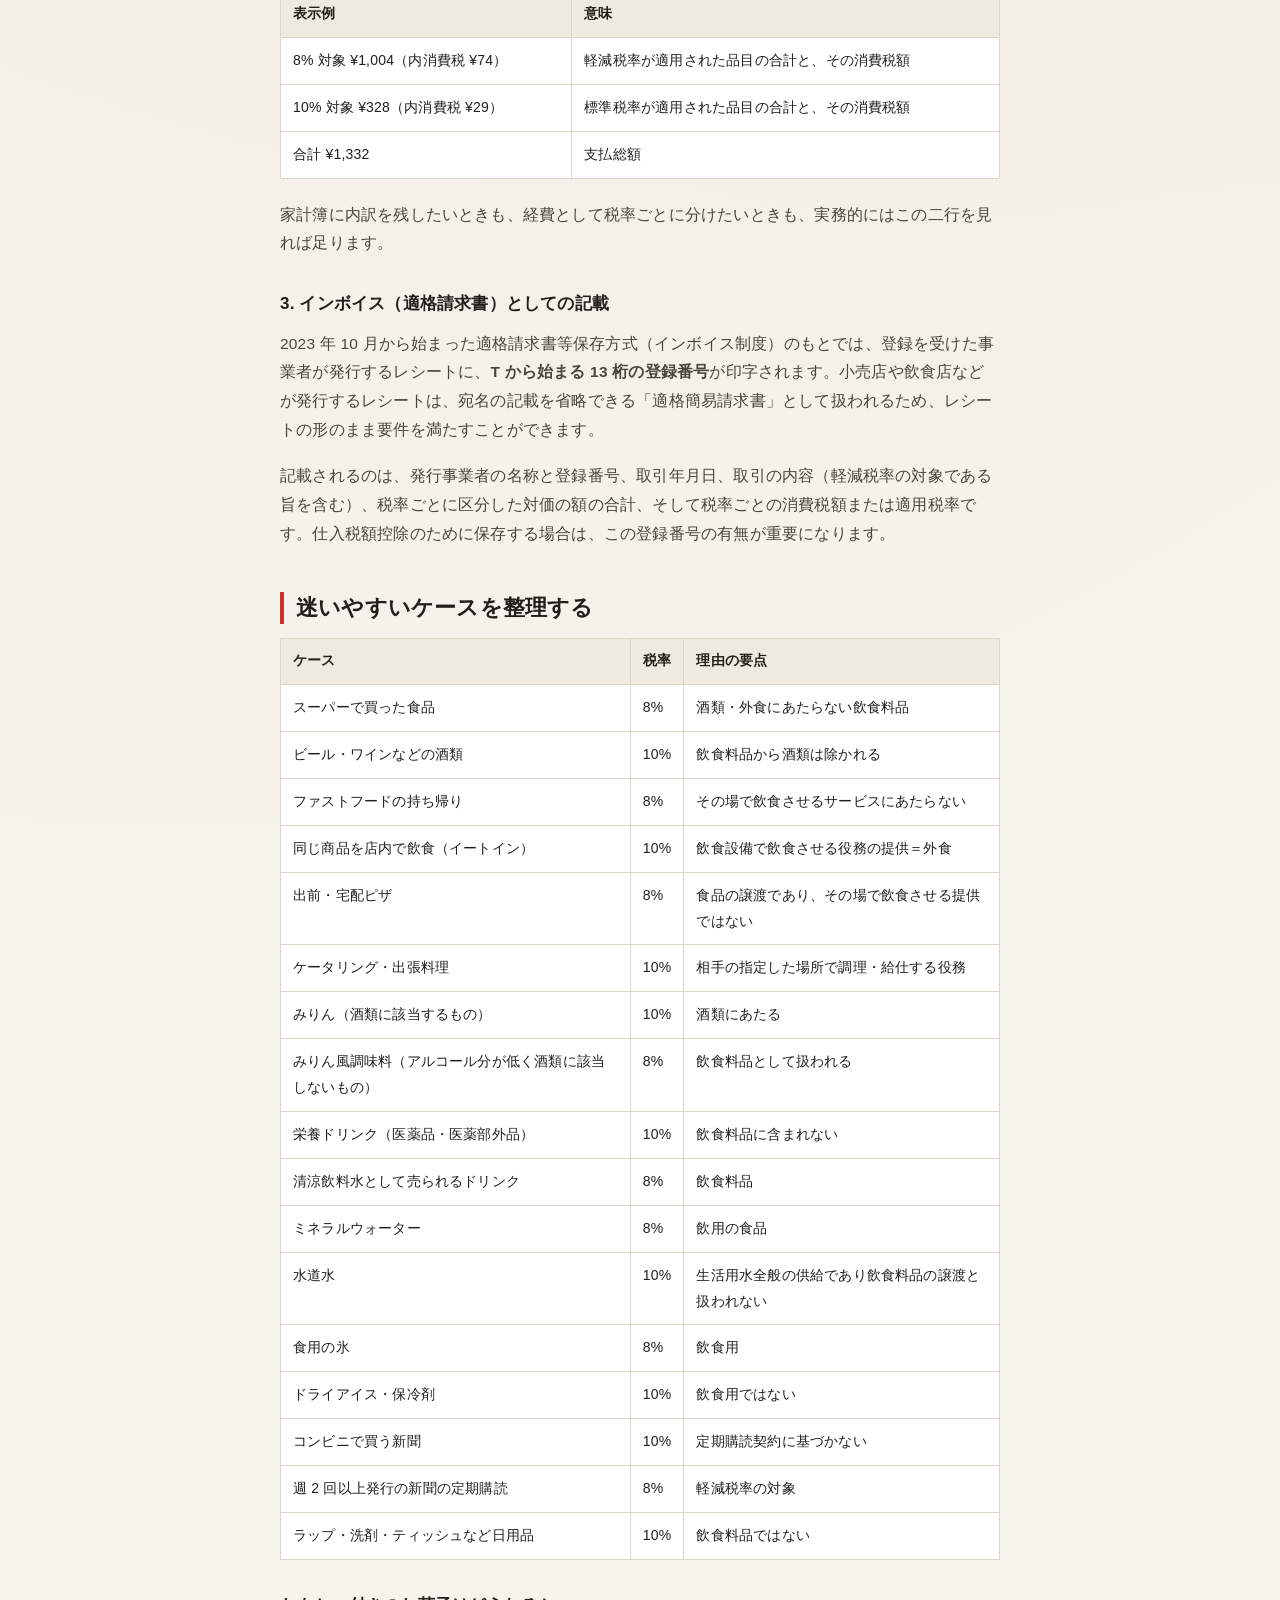
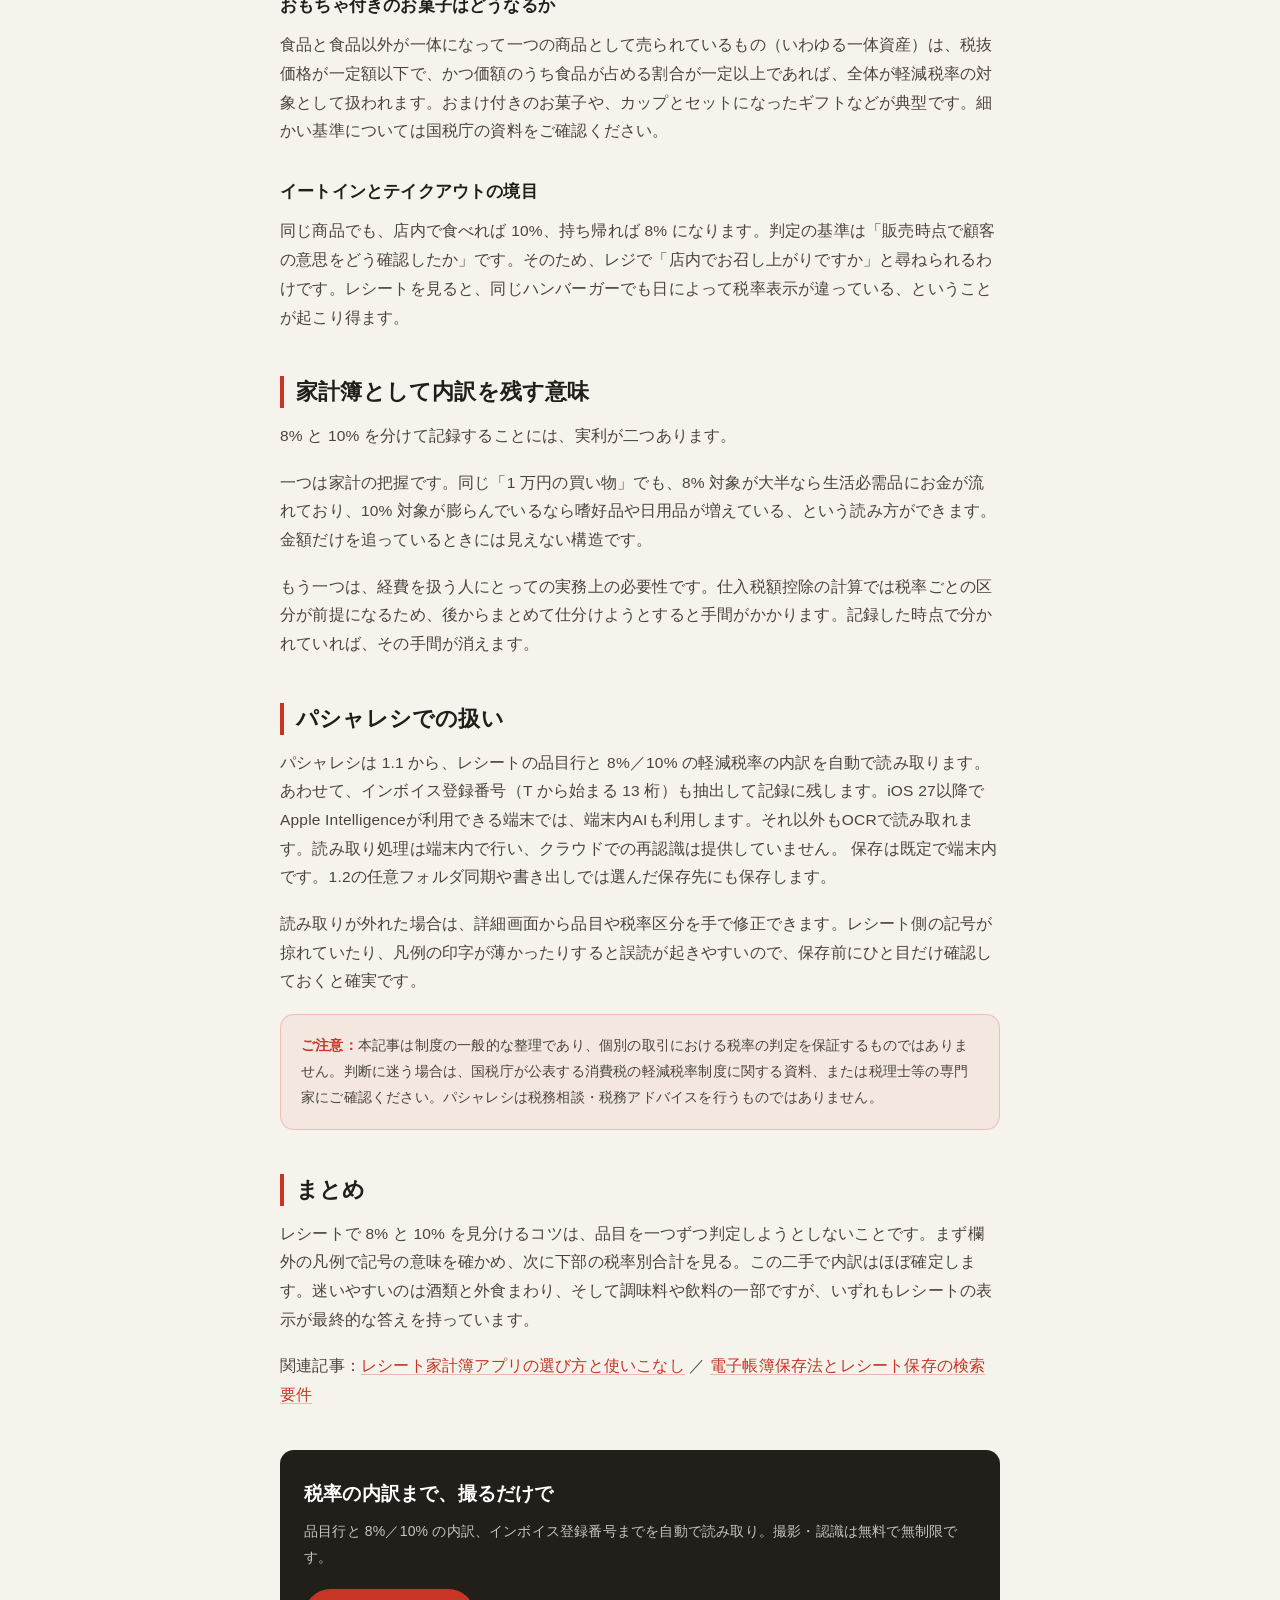
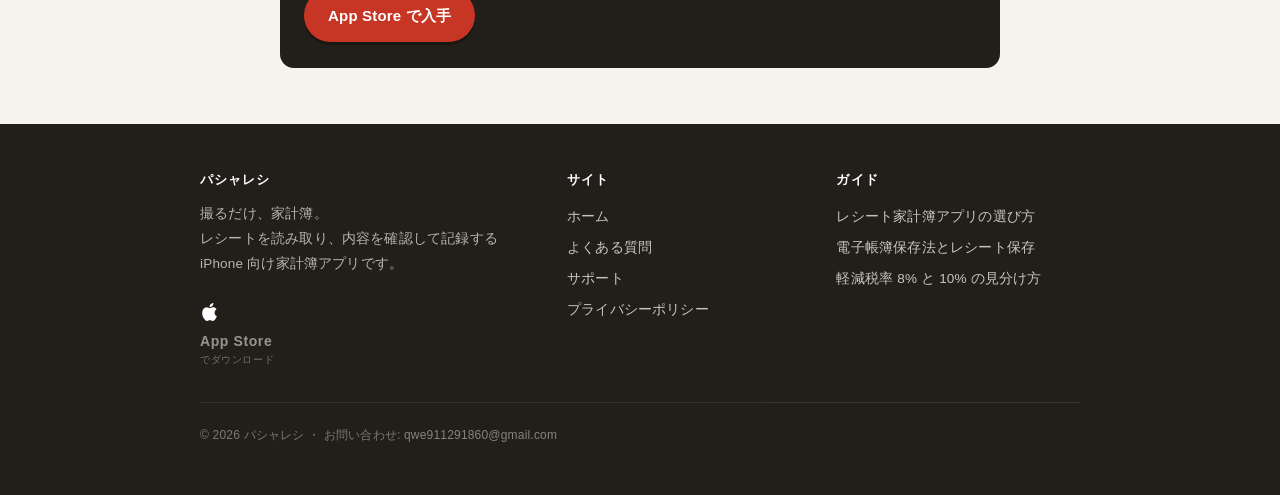
<file: pashareshi/guide/keigen-zeiritsu.html>
<!DOCTYPE html>
<html lang="ja">
<head>
<meta charset="utf-8">
<meta name="viewport" content="width=device-width, initial-scale=1, viewport-fit=cover">
<title>軽減税率 8% と 10% をレシートで見分ける方法｜パシャレシ</title>
<meta name="description" content="レシートの「※」印と欄外の凡例、下部の税率別合計から軽減税率8%と標準税率10%を見分ける手順。イートインとテイクアウト、みりん、栄養ドリンク、一体資産など迷いやすいケースを一覧で整理しました。">
<link rel="canonical" href="https://zhao73.github.io/pashareshi/guide/keigen-zeiritsu.html">
<meta name="robots" content="index,follow,max-image-preview:large,max-snippet:-1">
<meta name="theme-color" content="#F6F3EC">
<meta property="og:type" content="article">
<meta property="og:site_name" content="パシャレシ">
<meta property="og:locale" content="ja_JP">
<meta property="og:title" content="軽減税率 8% と 10% をレシートで見分ける方法">
<meta property="og:description" content="レシートの「※」印と欄外の凡例、下部の税率別合計から軽減税率8%と標準税率10%を見分ける手順。イートインとテイクアウト、みりん、栄養ドリンク、一体資産など迷いやすいケースを一覧で整理しました。">
<meta property="og:url" content="https://zhao73.github.io/pashareshi/guide/keigen-zeiritsu.html">
<meta property="og:image" content="https://zhao73.github.io/pashareshi/og.png">
<meta property="og:image:width" content="1200">
<meta property="og:image:height" content="630">
<meta name="twitter:card" content="summary_large_image">
<meta name="twitter:title" content="軽減税率 8% と 10% をレシートで見分ける方法">
<meta name="twitter:description" content="レシートの「※」印と欄外の凡例、下部の税率別合計から軽減税率8%と標準税率10%を見分ける手順。イートインとテイクアウト、みりん、栄養ドリンク、一体資産など迷いやすいケースを一覧で整理しました。">
<meta name="twitter:image" content="https://zhao73.github.io/pashareshi/og.png">
<link rel="stylesheet" href="../styles.css">
<link rel="icon" href="data:image/svg+xml,%3Csvg xmlns='http://www.w3.org/2000/svg' viewBox='0 0 32 32'%3E%3Crect width='32' height='32' rx='7' fill='%23C73524'/%3E%3Ctext x='16' y='23' font-size='19' text-anchor='middle' fill='%23fff' font-family='serif'%3E%E6%B8%88%3C/text%3E%3C/svg%3E">
</head>
<body>

<header class="site-head">
  <div class="wrap">
    <a class="logo" href="../"><span class="seal">済</span>パシャレシ</a>
    <nav class="site-nav">
      <a href="../#features">特長</a>
      <a href="../#price">料金</a>
      <a href="../faq.html">FAQ</a>
    </nav>
  </div>
</header>

<main class="wrap narrow article">
  <p class="crumbs" style="padding-top:0"><a href="../">ホーム</a> ／ ガイド ／ 軽減税率 8% と 10% の見分け方</p>
  <h1>軽減税率 8% と 10% をレシートで見分ける方法</h1>
  <p class="byline">公開: 2026年9月16日 ・ 更新: 2026年9月22日 ・ パシャレシ開発者 JIAPENG Zhao ／ 制度の詳細は国税庁の公表情報をご確認ください。</p>

  <div class="tldr">
    <h2>この記事の要点</h2>
    <ul>
      <li>軽減税率 8% の対象は、大づかみに言えば<b>酒類と外食を除く飲食料品</b>と、<b>週 2 回以上発行される新聞の定期購読</b>。それ以外は 10%。</li>
      <li>レシート上では軽減税率の対象品目に<b>「※」や「＊」などの記号</b>が付き、欄外に「※は軽減税率対象」と注記されるのが一般的。</li>
      <li>レシートの下部には<b>税率ごとに区分した合計額</b>が並ぶ。ここを見れば 8% 対象と 10% 対象の内訳がすぐ分かる。</li>
      <li>迷いやすいのは、イートインと持ち帰り、みりんとみりん風調味料、栄養ドリンク、おもちゃ付きのお菓子など。</li>
      <li>パシャレシは品目行と 8%／10% の内訳、インボイス登録番号までを撮影 1 回で読み取る。</li>
    </ul>
  </div>

  <p>買い物のあとレシートを見て、「これは 8%、これは 10%」と自分で判定するのは骨が折れます。ところが実は、レシートの側にちゃんと答えが書いてあります。どこを見ればいいのか、そしてなぜ迷う品目が生まれるのか。この記事で整理します。</p>

  <h2>そもそも 8% になるのは何か</h2>
  <p>消費税の軽減税率制度で 8% が適用されるのは、次の二つです。</p>
  <ol>
    <li><b>飲食料品</b>（酒類と外食を除く）— 人の飲用または食用に供されるもの</li>
    <li><b>週 2 回以上発行される新聞</b>で、定期購読契約に基づくもの</li>
  </ol>
  <p>それ以外はすべて標準税率の 10% です。ここで効いてくるのが「酒類を除く」と「外食を除く」という二つの但し書きで、日常の迷いはほぼこの二つから生まれます。</p>

  <h2>レシートのどこを見るか</h2>
  <h3>1. 品目の横に付いた記号</h3>
  <p>軽減税率の対象になる品目には、店ごとに決めた記号が付きます。よく使われるのは「※」や「＊」で、店によっては「軽」や「8」といった表示を使うこともあります。そしてレシートの欄外に必ず「※印は軽減税率（8%）対象」といった凡例が印字されています。まずこの凡例を探して、どの記号が 8% を意味するかを確かめるのが最短です。</p>

  <h3>2. レシート下部の税率別合計</h3>
  <p>品目を一つずつ数えなくても、レシートの下の方には税率ごとに区分した合計金額が並んでいます。表示はおおむね次のような形です。</p>
  <div class="tablewrap">
  <table>
    <thead><tr><th>表示例</th><th>意味</th></tr></thead>
    <tbody>
      <tr><td>8% 対象 ¥1,004（内消費税 ¥74）</td><td>軽減税率が適用された品目の合計と、その消費税額</td></tr>
      <tr><td>10% 対象 ¥328（内消費税 ¥29）</td><td>標準税率が適用された品目の合計と、その消費税額</td></tr>
      <tr><td>合計 ¥1,332</td><td>支払総額</td></tr>
    </tbody>
  </table>
  </div>
  <p>家計簿に内訳を残したいときも、経費として税率ごとに分けたいときも、実務的にはこの二行を見れば足ります。</p>

  <h3>3. インボイス（適格請求書）としての記載</h3>
  <p>2023 年 10 月から始まった適格請求書等保存方式（インボイス制度）のもとでは、登録を受けた事業者が発行するレシートに、<b>T から始まる 13 桁の登録番号</b>が印字されます。小売店や飲食店などが発行するレシートは、宛名の記載を省略できる「適格簡易請求書」として扱われるため、レシートの形のまま要件を満たすことができます。</p>
  <p>記載されるのは、発行事業者の名称と登録番号、取引年月日、取引の内容（軽減税率の対象である旨を含む）、税率ごとに区分した対価の額の合計、そして税率ごとの消費税額または適用税率です。仕入税額控除のために保存する場合は、この登録番号の有無が重要になります。</p>

  <h2>迷いやすいケースを整理する</h2>
  <div class="tablewrap">
  <table>
    <thead><tr><th>ケース</th><th>税率</th><th>理由の要点</th></tr></thead>
    <tbody>
      <tr><td>スーパーで買った食品</td><td>8%</td><td>酒類・外食にあたらない飲食料品</td></tr>
      <tr><td>ビール・ワインなどの酒類</td><td>10%</td><td>飲食料品から酒類は除かれる</td></tr>
      <tr><td>ファストフードの持ち帰り</td><td>8%</td><td>その場で飲食させるサービスにあたらない</td></tr>
      <tr><td>同じ商品を店内で飲食（イートイン）</td><td>10%</td><td>飲食設備で飲食させる役務の提供＝外食</td></tr>
      <tr><td>出前・宅配ピザ</td><td>8%</td><td>食品の譲渡であり、その場で飲食させる提供ではない</td></tr>
      <tr><td>ケータリング・出張料理</td><td>10%</td><td>相手の指定した場所で調理・給仕する役務</td></tr>
      <tr><td>みりん（酒類に該当するもの）</td><td>10%</td><td>酒類にあたる</td></tr>
      <tr><td>みりん風調味料（アルコール分が低く酒類に該当しないもの）</td><td>8%</td><td>飲食料品として扱われる</td></tr>
      <tr><td>栄養ドリンク（医薬品・医薬部外品）</td><td>10%</td><td>飲食料品に含まれない</td></tr>
      <tr><td>清涼飲料水として売られるドリンク</td><td>8%</td><td>飲食料品</td></tr>
      <tr><td>ミネラルウォーター</td><td>8%</td><td>飲用の食品</td></tr>
      <tr><td>水道水</td><td>10%</td><td>生活用水全般の供給であり飲食料品の譲渡と扱われない</td></tr>
      <tr><td>食用の氷</td><td>8%</td><td>飲食用</td></tr>
      <tr><td>ドライアイス・保冷剤</td><td>10%</td><td>飲食用ではない</td></tr>
      <tr><td>コンビニで買う新聞</td><td>10%</td><td>定期購読契約に基づかない</td></tr>
      <tr><td>週 2 回以上発行の新聞の定期購読</td><td>8%</td><td>軽減税率の対象</td></tr>
      <tr><td>ラップ・洗剤・ティッシュなど日用品</td><td>10%</td><td>飲食料品ではない</td></tr>
    </tbody>
  </table>
  </div>

  <h3>おもちゃ付きのお菓子はどうなるか</h3>
  <p>食品と食品以外が一体になって一つの商品として売られているもの（いわゆる一体資産）は、税抜価格が一定額以下で、かつ価額のうち食品が占める割合が一定以上であれば、全体が軽減税率の対象として扱われます。おまけ付きのお菓子や、カップとセットになったギフトなどが典型です。細かい基準については国税庁の資料をご確認ください。</p>

  <h3>イートインとテイクアウトの境目</h3>
  <p>同じ商品でも、店内で食べれば 10%、持ち帰れば 8% になります。判定の基準は「販売時点で顧客の意思をどう確認したか」です。そのため、レジで「店内でお召し上がりですか」と尋ねられるわけです。レシートを見ると、同じハンバーガーでも日によって税率表示が違っている、ということが起こり得ます。</p>

  <h2>家計簿として内訳を残す意味</h2>
  <p>8% と 10% を分けて記録することには、実利が二つあります。</p>
  <p>一つは家計の把握です。同じ「1 万円の買い物」でも、8% 対象が大半なら生活必需品にお金が流れており、10% 対象が膨らんでいるなら嗜好品や日用品が増えている、という読み方ができます。金額だけを追っているときには見えない構造です。</p>
  <p>もう一つは、経費を扱う人にとっての実務上の必要性です。仕入税額控除の計算では税率ごとの区分が前提になるため、後からまとめて仕分けようとすると手間がかかります。記録した時点で分かれていれば、その手間が消えます。</p>

  <h2>パシャレシでの扱い</h2>
  <p>パシャレシは 1.1 から、レシートの品目行と 8%／10% の軽減税率の内訳を自動で読み取ります。あわせて、インボイス登録番号（T から始まる 13 桁）も抽出して記録に残します。iOS 27以降でApple Intelligenceが利用できる端末では、端末内AIも利用します。それ以外もOCRで読み取れます。読み取り処理は端末内で行い、クラウドでの再認識は提供していません。 保存は既定で端末内です。1.2の任意フォルダ同期や書き出しでは選んだ保存先にも保存します。</p>
  <p>読み取りが外れた場合は、詳細画面から品目や税率区分を手で修正できます。レシート側の記号が掠れていたり、凡例の印字が薄かったりすると誤読が起きやすいので、保存前にひと目だけ確認しておくと確実です。</p>
  <div class="callout">
    <strong>ご注意：</strong>本記事は制度の一般的な整理であり、個別の取引における税率の判定を保証するものではありません。判断に迷う場合は、国税庁が公表する消費税の軽減税率制度に関する資料、または税理士等の専門家にご確認ください。パシャレシは税務相談・税務アドバイスを行うものではありません。
  </div>

  <h2>まとめ</h2>
  <p>レシートで 8% と 10% を見分けるコツは、品目を一つずつ判定しようとしないことです。まず欄外の凡例で記号の意味を確かめ、次に下部の税率別合計を見る。この二手で内訳はほぼ確定します。迷いやすいのは酒類と外食まわり、そして調味料や飲料の一部ですが、いずれもレシートの表示が最終的な答えを持っています。</p>
  <p>関連記事：<a href="./receipt-kakeibo.html">レシート家計簿アプリの選び方と使いこなし</a> ／ <a href="./denchoho-receipt.html">電子帳簿保存法とレシート保存の検索要件</a></p>

  <div class="promo">
    <h3>税率の内訳まで、撮るだけで</h3>
    <p>品目行と 8%／10% の内訳、インボイス登録番号までを自動で読み取り。撮影・認識は無料で無制限です。</p>
    <a class="btn" href="https://apps.apple.com/jp/app/id6788028598">App Store で入手</a>
  </div>

</main>

<footer class="site-foot">
  <div class="wrap">
    <div class="cols">
      <div>
        <h4>パシャレシ</h4>
        <p style="margin:0 0 16px">撮るだけ、家計簿。<br>レシートを読み取り、内容を確認して記録する iPhone 向け家計簿アプリです。</p>
        <a class="badge-as" href="https://apps.apple.com/jp/app/id6788028598">
          <svg viewBox="0 0 24 28" aria-hidden="true"><path d="M17.5 14.8c0-2.8 2.3-4.2 2.4-4.2-1.3-1.9-3.3-2.2-4-2.2-1.7-.2-3.3 1-4.2 1-.9 0-2.2-1-3.6-1-1.9 0-3.6 1.1-4.5 2.8-1.9 3.3-.5 8.3 1.4 11 .9 1.3 2 2.8 3.4 2.7 1.4-.1 1.9-.9 3.5-.9 1.6 0 2.1.9 3.5.8 1.5 0 2.4-1.3 3.3-2.7 1-1.5 1.5-3 1.5-3.1-.1 0-2.7-1.1-2.7-4.2zM14.9 6.6c.8-.9 1.3-2.2 1.1-3.5-1.1 0-2.5.8-3.3 1.7-.7.8-1.3 2.1-1.2 3.4 1.2.1 2.5-.6 3.4-1.6z"/></svg>
          <span><b>App Store</b><span>でダウンロード</span></span>
        </a>
      </div>
      <div>
        <h4>サイト</h4>
        <ul>
          <li><a href="../">ホーム</a></li>
          <li><a href="../faq.html">よくある質問</a></li>
          <li><a href="../support.html">サポート</a></li>
          <li><a href="../privacy.html">プライバシーポリシー</a></li>
        </ul>
      </div>
      <div>
        <h4>ガイド</h4>
        <ul>
          <li><a href="./receipt-kakeibo.html">レシート家計簿アプリの選び方</a></li>
          <li><a href="./denchoho-receipt.html">電子帳簿保存法とレシート保存</a></li>
          <li><a href="./keigen-zeiritsu.html">軽減税率 8% と 10% の見分け方</a></li>
        </ul>
      </div>
    </div>
    <p class="copy">© 2026 パシャレシ ・ お問い合わせ: <a href="mailto:qwe911291860@gmail.com">qwe911291860@gmail.com</a></p>
  </div>
</footer>


<script type="application/ld+json">
{
  "@context": "https://schema.org",
  "@type": "Article",
  "headline": "軽減税率 8% と 10% をレシートで見分ける方法",
  "description": "レシートの「※」印と欄外の凡例、下部の税率別合計から軽減税率8%と標準税率10%を見分ける手順。イートインとテイクアウト、みりん、栄養ドリンク、一体資産など迷いやすいケースも一覧で整理しました。",
  "inLanguage": "ja",
  "datePublished": "2026-09-16",
  "dateModified": "2026-09-22",
  "author": {
    "@type": "Person",
    "name": "JIAPENG Zhao",
    "url": "https://zhao73.github.io/pashareshi/support.html"
  },
  "publisher": {
    "@type": "Organization",
    "name": "パシャレシ",
    "url": "https://zhao73.github.io/pashareshi/"
  },
  "image": "https://zhao73.github.io/pashareshi/og.png",
  "mainEntityOfPage": {
    "@type": "WebPage",
    "@id": "https://zhao73.github.io/pashareshi/guide/keigen-zeiritsu.html"
  },
  "articleSection": "消費税ガイド",
  "keywords": "軽減税率,8%,10%,レシート 見分け方,インボイス,適格簡易請求書,消費税",
  "about": {
    "@type": "Thing",
    "name": "消費税の軽減税率制度"
  },
  "disambiguatingDescription": "本記事は制度の一般的な整理であり、個別の取引における税率の判定を保証するものではありません。詳細は国税庁の公表情報をご確認ください。"
}
</script>

<script type="application/ld+json">
{
  "@context": "https://schema.org",
  "@type": "BreadcrumbList",
  "itemListElement": [
    {
      "@type": "ListItem",
      "position": 1,
      "name": "パシャレシ",
      "item": "https://zhao73.github.io/pashareshi/"
    },
    {
      "@type": "ListItem",
      "position": 2,
      "name": "軽減税率 8% と 10% をレシートで見分ける方法",
      "item": "https://zhao73.github.io/pashareshi/guide/keigen-zeiritsu.html"
    }
  ]
}
</script>
</body>
</html>
</file>
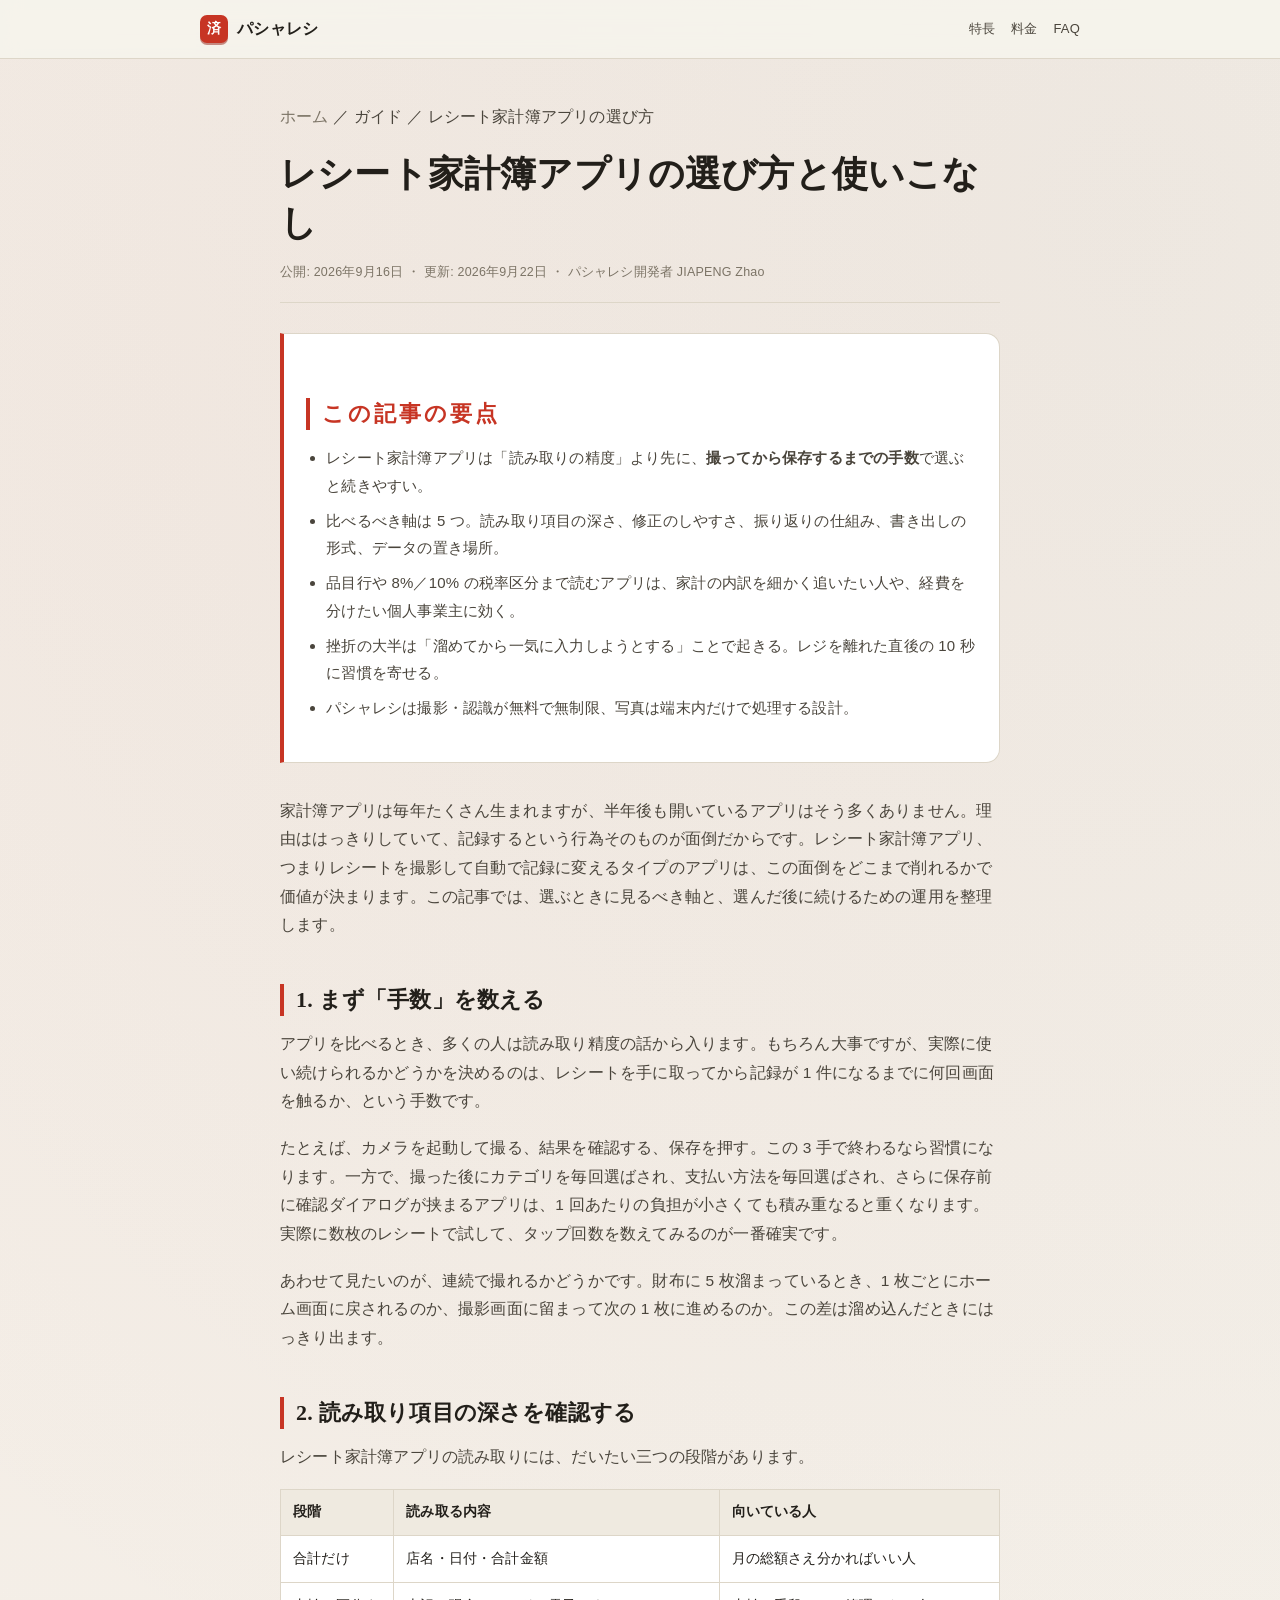
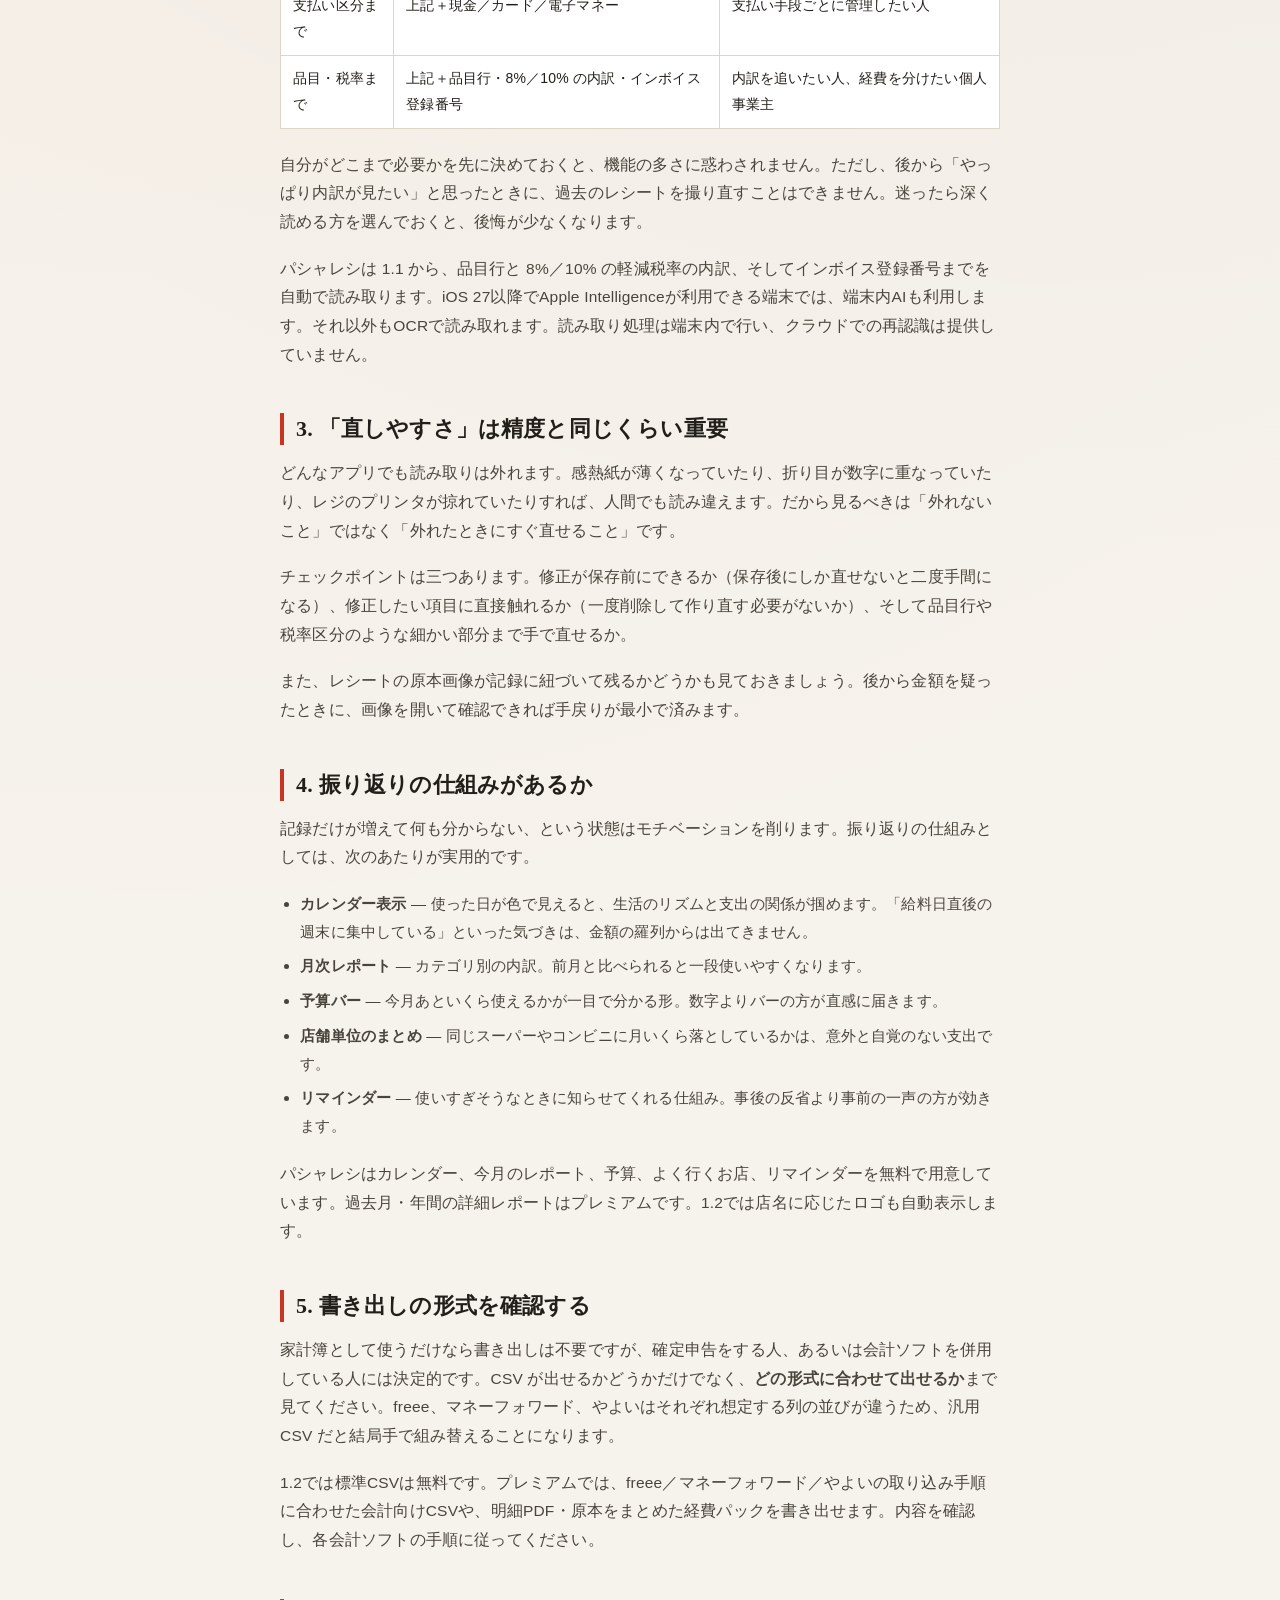
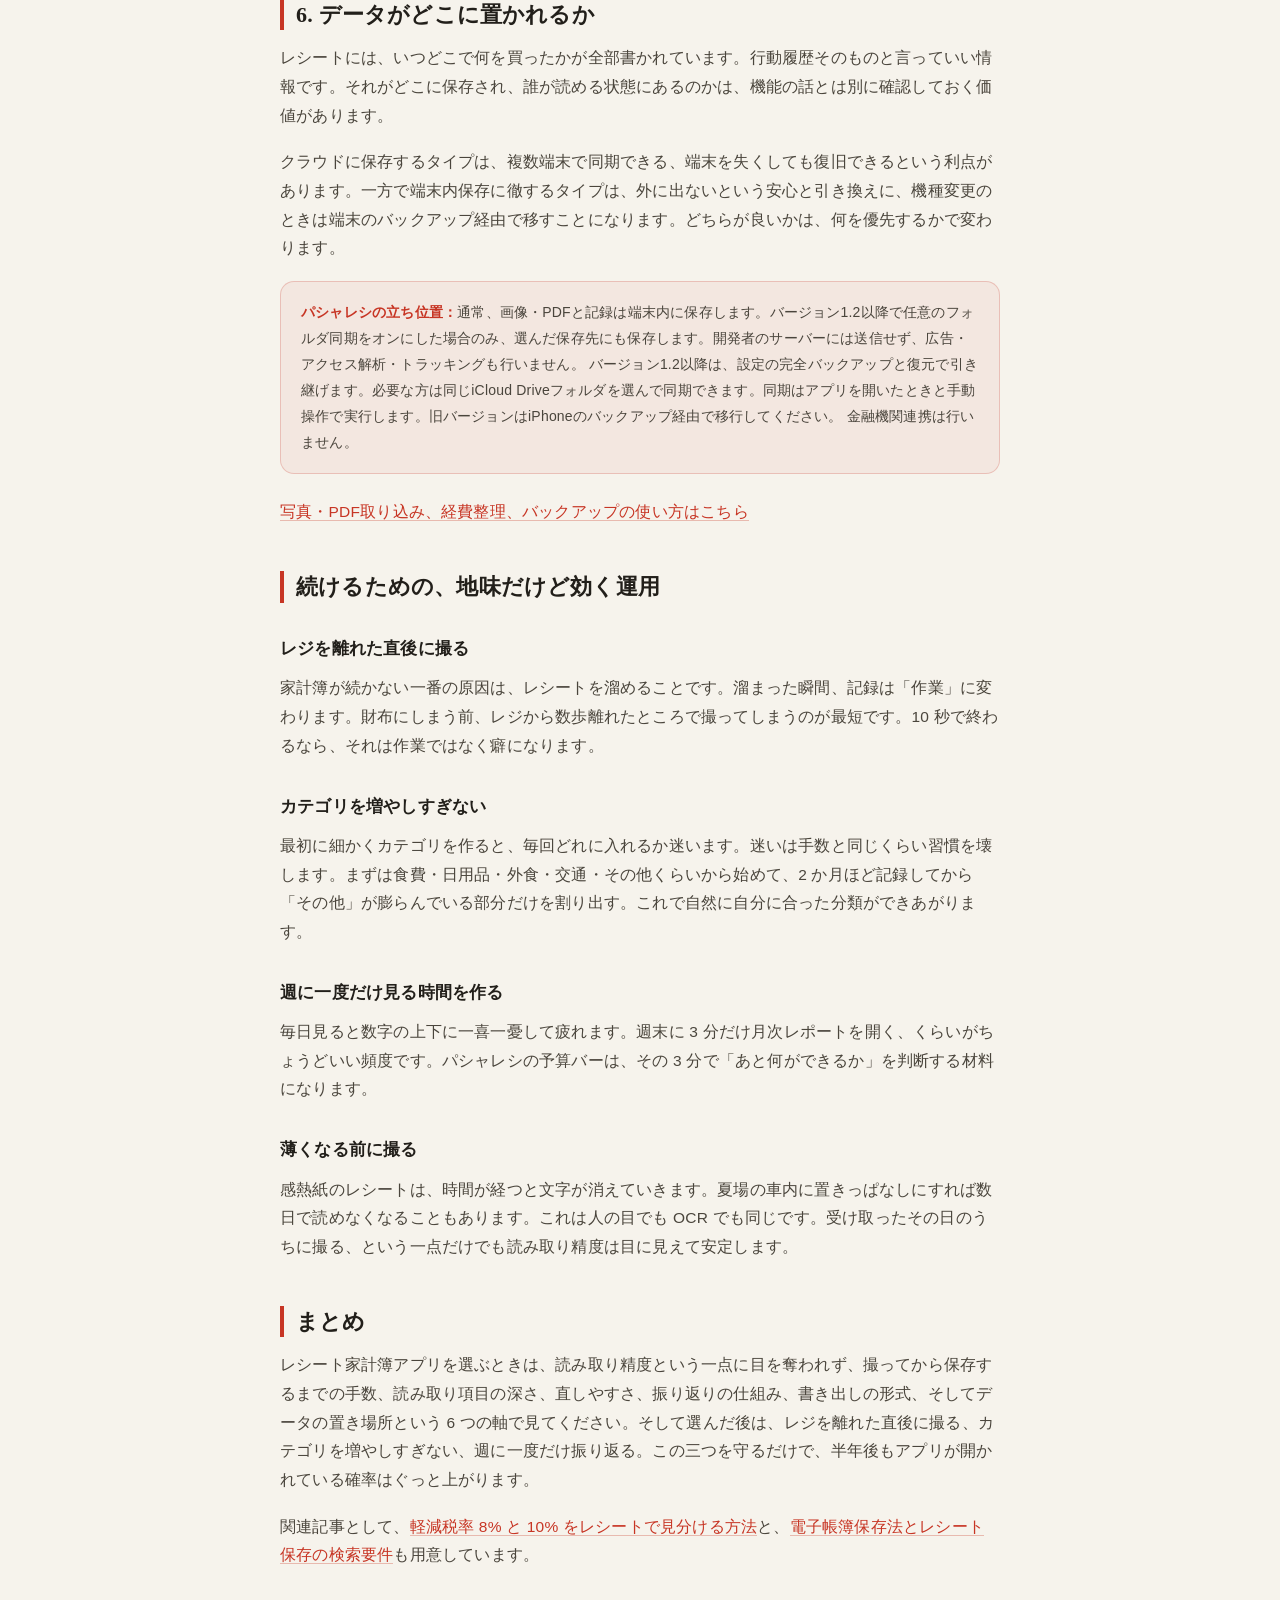
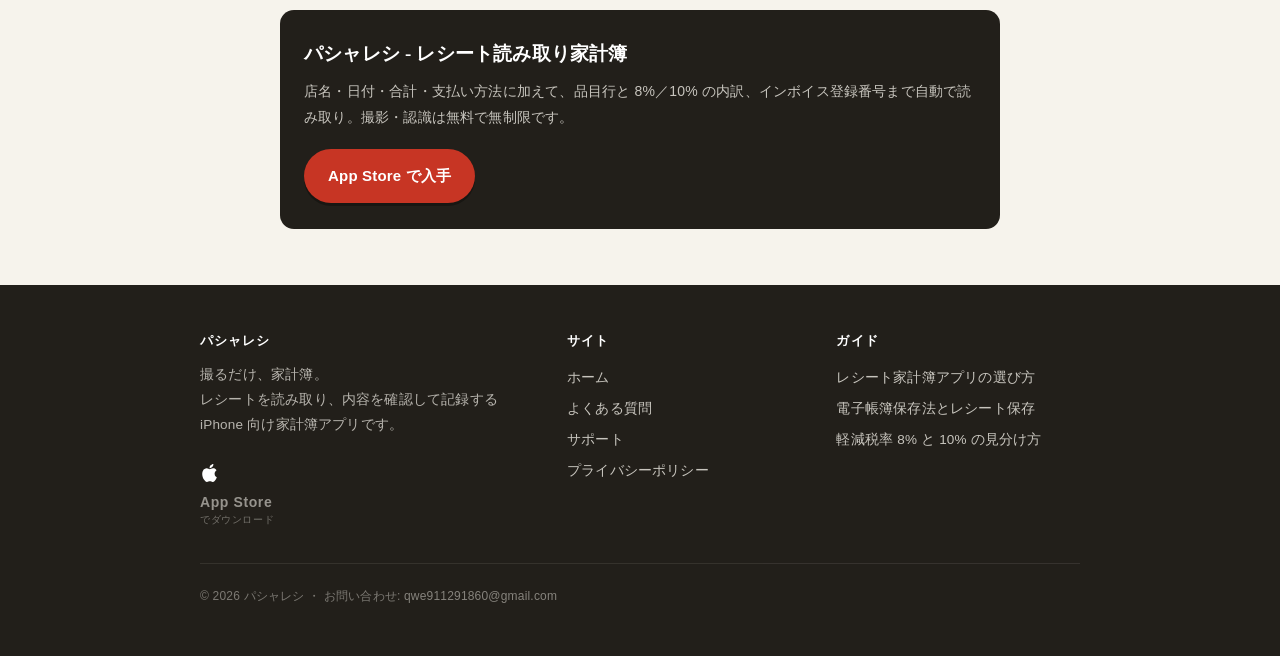
<file: pashareshi/guide/receipt-kakeibo.html>
<!DOCTYPE html>
<html lang="ja">
<head>
<meta charset="utf-8">
<meta name="viewport" content="width=device-width, initial-scale=1, viewport-fit=cover">
<title>レシート家計簿アプリの選び方と使いこなし｜パシャレシ</title>
<meta name="description" content="レシート家計簿アプリを比べる6つの軸（撮ってから保存するまでの手数、読み取り項目の深さ、直しやすさ、振り返りの仕組み、書き出し形式、データの置き場所）と、半年後も続けるための運用のコツを整理しました。">
<link rel="canonical" href="https://zhao73.github.io/pashareshi/guide/receipt-kakeibo.html">
<meta name="robots" content="index,follow,max-image-preview:large,max-snippet:-1">
<meta name="theme-color" content="#F6F3EC">
<meta property="og:type" content="article">
<meta property="og:site_name" content="パシャレシ">
<meta property="og:locale" content="ja_JP">
<meta property="og:title" content="レシート家計簿アプリの選び方と使いこなし">
<meta property="og:description" content="レシート家計簿アプリを比べる6つの軸（撮ってから保存するまでの手数、読み取り項目の深さ、直しやすさ、振り返りの仕組み、書き出し形式、データの置き場所）と、半年後も続けるための運用のコツを整理しました。">
<meta property="og:url" content="https://zhao73.github.io/pashareshi/guide/receipt-kakeibo.html">
<meta property="og:image" content="https://zhao73.github.io/pashareshi/og.png">
<meta property="og:image:width" content="1200">
<meta property="og:image:height" content="630">
<meta name="twitter:card" content="summary_large_image">
<meta name="twitter:title" content="レシート家計簿アプリの選び方と使いこなし">
<meta name="twitter:description" content="レシート家計簿アプリを比べる6つの軸（撮ってから保存するまでの手数、読み取り項目の深さ、直しやすさ、振り返りの仕組み、書き出し形式、データの置き場所）と、半年後も続けるための運用のコツを整理しました。">
<meta name="twitter:image" content="https://zhao73.github.io/pashareshi/og.png">
<link rel="stylesheet" href="../styles.css">
<link rel="icon" href="data:image/svg+xml,%3Csvg xmlns='http://www.w3.org/2000/svg' viewBox='0 0 32 32'%3E%3Crect width='32' height='32' rx='7' fill='%23C73524'/%3E%3Ctext x='16' y='23' font-size='19' text-anchor='middle' fill='%23fff' font-family='serif'%3E%E6%B8%88%3C/text%3E%3C/svg%3E">
</head>
<body>

<header class="site-head">
  <div class="wrap">
    <a class="logo" href="../"><span class="seal">済</span>パシャレシ</a>
    <nav class="site-nav">
      <a href="../#features">特長</a>
      <a href="../#price">料金</a>
      <a href="../faq.html">FAQ</a>
    </nav>
  </div>
</header>

<main class="wrap narrow article">
  <p class="crumbs" style="padding-top:0"><a href="../">ホーム</a> ／ ガイド ／ レシート家計簿アプリの選び方</p>
  <h1>レシート家計簿アプリの選び方と使いこなし</h1>
  <p class="byline">公開: 2026年9月16日 ・ 更新: 2026年9月22日 ・ パシャレシ開発者 JIAPENG Zhao</p>

  <div class="tldr">
    <h2>この記事の要点</h2>
    <ul>
      <li>レシート家計簿アプリは「読み取りの精度」より先に、<b>撮ってから保存するまでの手数</b>で選ぶと続きやすい。</li>
      <li>比べるべき軸は 5 つ。読み取り項目の深さ、修正のしやすさ、振り返りの仕組み、書き出しの形式、データの置き場所。</li>
      <li>品目行や 8%／10% の税率区分まで読むアプリは、家計の内訳を細かく追いたい人や、経費を分けたい個人事業主に効く。</li>
      <li>挫折の大半は「溜めてから一気に入力しようとする」ことで起きる。レジを離れた直後の 10 秒に習慣を寄せる。</li>
      <li>パシャレシは撮影・認識が無料で無制限、写真は端末内だけで処理する設計。</li>
    </ul>
  </div>

  <p>家計簿アプリは毎年たくさん生まれますが、半年後も開いているアプリはそう多くありません。理由ははっきりしていて、記録するという行為そのものが面倒だからです。レシート家計簿アプリ、つまりレシートを撮影して自動で記録に変えるタイプのアプリは、この面倒をどこまで削れるかで価値が決まります。この記事では、選ぶときに見るべき軸と、選んだ後に続けるための運用を整理します。</p>

  <h2>1. まず「手数」を数える</h2>
  <p>アプリを比べるとき、多くの人は読み取り精度の話から入ります。もちろん大事ですが、実際に使い続けられるかどうかを決めるのは、レシートを手に取ってから記録が 1 件になるまでに何回画面を触るか、という手数です。</p>
  <p>たとえば、カメラを起動して撮る、結果を確認する、保存を押す。この 3 手で終わるなら習慣になります。一方で、撮った後にカテゴリを毎回選ばされ、支払い方法を毎回選ばされ、さらに保存前に確認ダイアログが挟まるアプリは、1 回あたりの負担が小さくても積み重なると重くなります。実際に数枚のレシートで試して、タップ回数を数えてみるのが一番確実です。</p>
  <p>あわせて見たいのが、連続で撮れるかどうかです。財布に 5 枚溜まっているとき、1 枚ごとにホーム画面に戻されるのか、撮影画面に留まって次の 1 枚に進めるのか。この差は溜め込んだときにはっきり出ます。</p>

  <h2>2. 読み取り項目の深さを確認する</h2>
  <p>レシート家計簿アプリの読み取りには、だいたい三つの段階があります。</p>
  <div class="tablewrap">
  <table>
    <thead><tr><th>段階</th><th>読み取る内容</th><th>向いている人</th></tr></thead>
    <tbody>
      <tr><td>合計だけ</td><td>店名・日付・合計金額</td><td>月の総額さえ分かればいい人</td></tr>
      <tr><td>支払い区分まで</td><td>上記＋現金／カード／電子マネー</td><td>支払い手段ごとに管理したい人</td></tr>
      <tr><td>品目・税率まで</td><td>上記＋品目行・8%／10% の内訳・インボイス登録番号</td><td>内訳を追いたい人、経費を分けたい個人事業主</td></tr>
    </tbody>
  </table>
  </div>
  <p>自分がどこまで必要かを先に決めておくと、機能の多さに惑わされません。ただし、後から「やっぱり内訳が見たい」と思ったときに、過去のレシートを撮り直すことはできません。迷ったら深く読める方を選んでおくと、後悔が少なくなります。</p>
  <p>パシャレシは 1.1 から、品目行と 8%／10% の軽減税率の内訳、そしてインボイス登録番号までを自動で読み取ります。iOS 27以降でApple Intelligenceが利用できる端末では、端末内AIも利用します。それ以外もOCRで読み取れます。読み取り処理は端末内で行い、クラウドでの再認識は提供していません。</p>

  <h2>3. 「直しやすさ」は精度と同じくらい重要</h2>
  <p>どんなアプリでも読み取りは外れます。感熱紙が薄くなっていたり、折り目が数字に重なっていたり、レジのプリンタが掠れていたりすれば、人間でも読み違えます。だから見るべきは「外れないこと」ではなく「外れたときにすぐ直せること」です。</p>
  <p>チェックポイントは三つあります。修正が保存前にできるか（保存後にしか直せないと二度手間になる）、修正したい項目に直接触れるか（一度削除して作り直す必要がないか）、そして品目行や税率区分のような細かい部分まで手で直せるか。</p>
  <p>また、レシートの原本画像が記録に紐づいて残るかどうかも見ておきましょう。後から金額を疑ったときに、画像を開いて確認できれば手戻りが最小で済みます。</p>

  <h2>4. 振り返りの仕組みがあるか</h2>
  <p>記録だけが増えて何も分からない、という状態はモチベーションを削ります。振り返りの仕組みとしては、次のあたりが実用的です。</p>
  <ul>
    <li><b>カレンダー表示</b> — 使った日が色で見えると、生活のリズムと支出の関係が掴めます。「給料日直後の週末に集中している」といった気づきは、金額の羅列からは出てきません。</li>
    <li><b>月次レポート</b> — カテゴリ別の内訳。前月と比べられると一段使いやすくなります。</li>
    <li><b>予算バー</b> — 今月あといくら使えるかが一目で分かる形。数字よりバーの方が直感に届きます。</li>
    <li><b>店舗単位のまとめ</b> — 同じスーパーやコンビニに月いくら落としているかは、意外と自覚のない支出です。</li>
    <li><b>リマインダー</b> — 使いすぎそうなときに知らせてくれる仕組み。事後の反省より事前の一声の方が効きます。</li>
  </ul>
  <p>パシャレシはカレンダー、今月のレポート、予算、よく行くお店、リマインダーを無料で用意しています。過去月・年間の詳細レポートはプレミアムです。1.2では店名に応じたロゴも自動表示します。</p>

  <h2>5. 書き出しの形式を確認する</h2>
  <p>家計簿として使うだけなら書き出しは不要ですが、確定申告をする人、あるいは会計ソフトを併用している人には決定的です。CSV が出せるかどうかだけでなく、<b>どの形式に合わせて出せるか</b>まで見てください。freee、マネーフォワード、やよいはそれぞれ想定する列の並びが違うため、汎用 CSV だと結局手で組み替えることになります。</p>
  <p>1.2では標準CSVは無料です。プレミアムでは、freee／マネーフォワード／やよいの取り込み手順に合わせた会計向けCSVや、明細PDF・原本をまとめた経費パックを書き出せます。内容を確認し、各会計ソフトの手順に従ってください。</p>

  <h2>6. データがどこに置かれるか</h2>
  <p>レシートには、いつどこで何を買ったかが全部書かれています。行動履歴そのものと言っていい情報です。それがどこに保存され、誰が読める状態にあるのかは、機能の話とは別に確認しておく価値があります。</p>
  <p>クラウドに保存するタイプは、複数端末で同期できる、端末を失くしても復旧できるという利点があります。一方で端末内保存に徹するタイプは、外に出ないという安心と引き換えに、機種変更のときは端末のバックアップ経由で移すことになります。どちらが良いかは、何を優先するかで変わります。</p>
  <div class="callout">
    <strong>パシャレシの立ち位置：</strong>通常、画像・PDFと記録は端末内に保存します。バージョン1.2以降で任意のフォルダ同期をオンにした場合のみ、選んだ保存先にも保存します。開発者のサーバーには送信せず、広告・アクセス解析・トラッキングも行いません。 バージョン1.2以降は、設定の完全バックアップと復元で引き継げます。必要な方は同じiCloud Driveフォルダを選んで同期できます。同期はアプリを開いたときと手動操作で実行します。旧バージョンはiPhoneのバックアップ経由で移行してください。 金融機関連携は行いません。
  </div>

  <p><a href="../faq.html#version-12">写真・PDF取り込み、経費整理、バックアップの使い方はこちら</a></p>
  <h2>続けるための、地味だけど効く運用</h2>
  <h3>レジを離れた直後に撮る</h3>
  <p>家計簿が続かない一番の原因は、レシートを溜めることです。溜まった瞬間、記録は「作業」に変わります。財布にしまう前、レジから数歩離れたところで撮ってしまうのが最短です。10 秒で終わるなら、それは作業ではなく癖になります。</p>

  <h3>カテゴリを増やしすぎない</h3>
  <p>最初に細かくカテゴリを作ると、毎回どれに入れるか迷います。迷いは手数と同じくらい習慣を壊します。まずは食費・日用品・外食・交通・その他くらいから始めて、2 か月ほど記録してから「その他」が膨らんでいる部分だけを割り出す。これで自然に自分に合った分類ができあがります。</p>

  <h3>週に一度だけ見る時間を作る</h3>
  <p>毎日見ると数字の上下に一喜一憂して疲れます。週末に 3 分だけ月次レポートを開く、くらいがちょうどいい頻度です。パシャレシの予算バーは、その 3 分で「あと何ができるか」を判断する材料になります。</p>

  <h3>薄くなる前に撮る</h3>
  <p>感熱紙のレシートは、時間が経つと文字が消えていきます。夏場の車内に置きっぱなしにすれば数日で読めなくなることもあります。これは人の目でも OCR でも同じです。受け取ったその日のうちに撮る、という一点だけでも読み取り精度は目に見えて安定します。</p>

  <h2>まとめ</h2>
  <p>レシート家計簿アプリを選ぶときは、読み取り精度という一点に目を奪われず、撮ってから保存するまでの手数、読み取り項目の深さ、直しやすさ、振り返りの仕組み、書き出しの形式、そしてデータの置き場所という 6 つの軸で見てください。そして選んだ後は、レジを離れた直後に撮る、カテゴリを増やしすぎない、週に一度だけ振り返る。この三つを守るだけで、半年後もアプリが開かれている確率はぐっと上がります。</p>
  <p>関連記事として、<a href="./keigen-zeiritsu.html">軽減税率 8% と 10% をレシートで見分ける方法</a>と、<a href="./denchoho-receipt.html">電子帳簿保存法とレシート保存の検索要件</a>も用意しています。</p>

  <div class="promo">
    <h3>パシャレシ - レシート読み取り家計簿</h3>
    <p>店名・日付・合計・支払い方法に加えて、品目行と 8%／10% の内訳、インボイス登録番号まで自動で読み取り。撮影・認識は無料で無制限です。</p>
    <a class="btn" href="https://apps.apple.com/jp/app/id6788028598">App Store で入手</a>
  </div>

</main>

<footer class="site-foot">
  <div class="wrap">
    <div class="cols">
      <div>
        <h4>パシャレシ</h4>
        <p style="margin:0 0 16px">撮るだけ、家計簿。<br>レシートを読み取り、内容を確認して記録する iPhone 向け家計簿アプリです。</p>
        <a class="badge-as" href="https://apps.apple.com/jp/app/id6788028598">
          <svg viewBox="0 0 24 28" aria-hidden="true"><path d="M17.5 14.8c0-2.8 2.3-4.2 2.4-4.2-1.3-1.9-3.3-2.2-4-2.2-1.7-.2-3.3 1-4.2 1-.9 0-2.2-1-3.6-1-1.9 0-3.6 1.1-4.5 2.8-1.9 3.3-.5 8.3 1.4 11 .9 1.3 2 2.8 3.4 2.7 1.4-.1 1.9-.9 3.5-.9 1.6 0 2.1.9 3.5.8 1.5 0 2.4-1.3 3.3-2.7 1-1.5 1.5-3 1.5-3.1-.1 0-2.7-1.1-2.7-4.2zM14.9 6.6c.8-.9 1.3-2.2 1.1-3.5-1.1 0-2.5.8-3.3 1.7-.7.8-1.3 2.1-1.2 3.4 1.2.1 2.5-.6 3.4-1.6z"/></svg>
          <span><b>App Store</b><span>でダウンロード</span></span>
        </a>
      </div>
      <div>
        <h4>サイト</h4>
        <ul>
          <li><a href="../">ホーム</a></li>
          <li><a href="../faq.html">よくある質問</a></li>
          <li><a href="../support.html">サポート</a></li>
          <li><a href="../privacy.html">プライバシーポリシー</a></li>
        </ul>
      </div>
      <div>
        <h4>ガイド</h4>
        <ul>
          <li><a href="./receipt-kakeibo.html">レシート家計簿アプリの選び方</a></li>
          <li><a href="./denchoho-receipt.html">電子帳簿保存法とレシート保存</a></li>
          <li><a href="./keigen-zeiritsu.html">軽減税率 8% と 10% の見分け方</a></li>
        </ul>
      </div>
    </div>
    <p class="copy">© 2026 パシャレシ ・ お問い合わせ: <a href="mailto:qwe911291860@gmail.com">qwe911291860@gmail.com</a></p>
  </div>
</footer>


<script type="application/ld+json">
{
  "@context": "https://schema.org",
  "@type": "Article",
  "headline": "レシート家計簿アプリの選び方と使いこなし",
  "description": "レシート家計簿アプリを比べる6つの軸（手数・読み取り項目の深さ・直しやすさ・振り返り・書き出し形式・データの置き場所）と、続けるための運用のコツ。",
  "inLanguage": "ja",
  "datePublished": "2026-09-16",
  "dateModified": "2026-09-22",
  "author": {
    "@type": "Person",
    "name": "JIAPENG Zhao",
    "url": "https://zhao73.github.io/pashareshi/support.html"
  },
  "publisher": {
    "@type": "Organization",
    "name": "パシャレシ",
    "url": "https://zhao73.github.io/pashareshi/"
  },
  "image": "https://zhao73.github.io/pashareshi/og.png",
  "mainEntityOfPage": {
    "@type": "WebPage",
    "@id": "https://zhao73.github.io/pashareshi/guide/receipt-kakeibo.html"
  },
  "articleSection": "家計簿ガイド",
  "keywords": "レシート家計簿アプリ,家計簿アプリ 選び方,レシート 読み取り,OCR 家計簿,iPhone 家計簿"
}
</script>

<script type="application/ld+json">
{
  "@context": "https://schema.org",
  "@type": "BreadcrumbList",
  "itemListElement": [
    {
      "@type": "ListItem",
      "position": 1,
      "name": "パシャレシ",
      "item": "https://zhao73.github.io/pashareshi/"
    },
    {
      "@type": "ListItem",
      "position": 2,
      "name": "レシート家計簿アプリの選び方と使いこなし",
      "item": "https://zhao73.github.io/pashareshi/guide/receipt-kakeibo.html"
    }
  ]
}
</script>
</body>
</html>
</file>
<file: pashareshi/styles.css>
/* パシャレシ — 和紙 × 墨 × 朱 */
:root{
  --washi:#F6F3EC;
  --washi-deep:#EFEAE0;
  --sumi:#221F1A;
  --sumi-soft:#4A453C;
  --sumi-mute:#7C7466;
  --shu:#C73524;
  --shu-soft:#E4664F;
  --line:#DDD6C8;
  --radius:14px;
  --maxw:920px;
  --font-sans:-apple-system,BlinkMacSystemFont,"Hiragino Sans","Hiragino Kaku Gothic ProN","Noto Sans JP","Yu Gothic UI",Meiryo,sans-serif;
  --font-serif:"Hiragino Mincho ProN","Yu Mincho","YuMincho","Noto Serif JP",serif;
}
*{box-sizing:border-box}
html{-webkit-text-size-adjust:100%;scroll-behavior:smooth}
body{
  margin:0;
  font-family:var(--font-sans);
  background:var(--washi);
  background-image:
    radial-gradient(circle at 12% 8%, rgba(199,53,36,.045), transparent 42%),
    radial-gradient(circle at 88% 4%, rgba(34,31,26,.035), transparent 38%);
  color:var(--sumi);
  line-height:1.85;
  font-size:16px;
  letter-spacing:.012em;
}
img{max-width:100%;height:auto}
a{color:var(--shu);text-decoration:none;border-bottom:1px solid rgba(199,53,36,.3)}
a:hover{border-bottom-color:var(--shu)}
.wrap{max-width:var(--maxw);margin:0 auto;padding:0 20px}
.narrow{max-width:720px}

/* ---- header ---- */
.site-head{position:sticky;top:0;z-index:20;background:rgba(246,243,236,.92);backdrop-filter:saturate(150%) blur(10px);border-bottom:1px solid var(--line)}
.site-head .wrap{display:flex;align-items:center;gap:14px;height:58px}
.logo{display:flex;align-items:center;gap:9px;font-weight:700;font-size:16px;color:var(--sumi);border:0;letter-spacing:.02em}
.logo .seal{
  width:28px;height:28px;border-radius:7px;background:var(--shu);color:#fff;
  display:grid;place-items:center;font-size:14px;font-family:var(--font-serif);font-weight:700;
  box-shadow:0 2px 0 rgba(150,36,24,.5)
}
.site-nav{margin-left:auto;display:flex;gap:16px;font-size:13px}
.site-nav a{color:var(--sumi-soft);border:0}
.site-nav a:hover{color:var(--shu)}

/* ---- hero ---- */
.hero{padding:56px 0 44px;position:relative;overflow:hidden}
.hero-grid{display:grid;grid-template-columns:1fr;gap:34px;align-items:center}
.eyebrow{display:inline-block;font-size:12px;letter-spacing:.16em;color:var(--shu);border:1px solid rgba(199,53,36,.35);border-radius:999px;padding:4px 13px;margin-bottom:18px}
h1.hero-title{
  font-family:var(--font-serif);font-weight:600;
  font-size:clamp(30px,7.4vw,46px);line-height:1.3;margin:0 0 16px;letter-spacing:.01em
}
h1.hero-title .shu{color:var(--shu)}
.hero-lead{font-size:16px;color:var(--sumi-soft);margin:0 0 26px;max-width:34em}
.cta-row{display:flex;flex-wrap:wrap;gap:12px;align-items:center}
.btn{
  display:inline-flex;align-items:center;gap:8px;background:var(--sumi);color:var(--washi);
  padding:13px 24px;border-radius:999px;font-weight:600;font-size:15px;border:0;
  box-shadow:0 3px 0 rgba(34,31,26,.22);transition:transform .12s ease
}
.btn:hover{transform:translateY(-1px);color:var(--washi)}
.btn-shu{background:var(--shu);box-shadow:0 3px 0 rgba(150,36,24,.45)}
.btn-ghost{background:transparent;color:var(--sumi);border:1px solid var(--line);box-shadow:none}
.btn-ghost:hover{color:var(--shu);border-color:var(--shu)}
.hero-note{font-size:12.5px;color:var(--sumi-mute);margin-top:14px}

/* receipt illustration (pure CSS) */
.receipt{
  background:#fff;border-radius:4px;padding:20px 20px 8px;max-width:300px;margin:0 auto;
  box-shadow:0 14px 34px rgba(34,31,26,.14), 0 2px 6px rgba(34,31,26,.06);
  transform:rotate(-2.2deg);font-size:12.5px;line-height:1.6;color:var(--sumi-soft);
  position:relative
}
.receipt::after{
  content:"";position:absolute;left:0;right:0;bottom:-9px;height:10px;
  background:repeating-linear-gradient(-45deg,#fff 0 7px,transparent 7px 14px);
  -webkit-mask:repeating-linear-gradient(90deg,#000 0 7px,transparent 7px 14px);
  mask:repeating-linear-gradient(90deg,#000 0 7px,transparent 7px 14px);background:#fff
}
.receipt h3{font-family:var(--font-serif);font-size:15px;margin:0 0 2px;color:var(--sumi);text-align:center}
.receipt .meta{text-align:center;font-size:11px;color:var(--sumi-mute);margin-bottom:12px}
.receipt .r-line{display:flex;justify-content:space-between;gap:10px;padding:3px 0}
.receipt .tag{font-size:10px;background:var(--washi-deep);border-radius:4px;padding:1px 6px;color:var(--sumi-mute);margin-left:6px}
.receipt .tag.k{background:rgba(199,53,36,.1);color:var(--shu)}
.receipt .rule{border-top:1px dashed var(--line);margin:9px 0}
.receipt .total{display:flex;justify-content:space-between;font-weight:700;color:var(--sumi);font-size:14px}
.scan-badge{
  display:inline-flex;align-items:center;gap:6px;background:var(--shu);color:#fff;font-size:11px;
  padding:4px 11px;border-radius:999px;position:absolute;top:-12px;right:-8px;transform:rotate(4deg);
  box-shadow:0 3px 8px rgba(199,53,36,.35)
}

/* ---- sections ---- */
section{padding:52px 0}
.sec-alt{background:var(--washi-deep);border-top:1px solid var(--line);border-bottom:1px solid var(--line)}
h2.sec-title{font-family:var(--font-serif);font-size:clamp(22px,4.6vw,30px);margin:0 0 8px;font-weight:600;line-height:1.4}
.sec-sub{color:var(--sumi-mute);font-size:14px;margin:0 0 30px}
.sec-head{margin-bottom:8px}
.kicker{font-size:11.5px;letter-spacing:.2em;color:var(--shu);margin:0 0 8px;font-weight:600}

/* feature blocks */
.features{display:grid;gap:18px;grid-template-columns:1fr}
.card{
  background:#fff;border:1px solid var(--line);border-radius:var(--radius);padding:24px 22px;
  box-shadow:0 1px 0 rgba(34,31,26,.03)
}
.card h3{font-family:var(--font-serif);font-size:19px;margin:14px 0 8px;font-weight:600}
.card p{margin:0;font-size:14.5px;color:var(--sumi-soft)}
.card ul{margin:12px 0 0;padding-left:1.1em;font-size:13.5px;color:var(--sumi-soft)}
.card li{margin:4px 0}
.icon{width:42px;height:42px;border-radius:11px;background:rgba(199,53,36,.1);display:grid;place-items:center}
.icon svg{width:22px;height:22px;stroke:var(--shu);fill:none;stroke-width:1.7;stroke-linecap:round;stroke-linejoin:round}

/* steps */
.steps{display:grid;gap:16px;grid-template-columns:1fr;counter-reset:step}
.step{background:#fff;border:1px solid var(--line);border-radius:var(--radius);padding:22px;position:relative}
.step .num{
  font-family:var(--font-serif);font-size:13px;color:#fff;background:var(--shu);
  width:30px;height:30px;border-radius:50%;display:grid;place-items:center;margin-bottom:12px;font-weight:700
}
.step h3{font-size:17px;margin:0 0 6px;font-family:var(--font-serif);font-weight:600}
.step p{margin:0;font-size:14px;color:var(--sumi-soft)}

/* pricing */
.plans{display:grid;gap:18px;grid-template-columns:1fr;margin-top:8px}
.plan{background:#fff;border:1px solid var(--line);border-radius:var(--radius);padding:26px 22px;position:relative}
.plan.reco{border-color:var(--shu);box-shadow:0 8px 24px rgba(199,53,36,.1)}
.plan .flag{position:absolute;top:-11px;left:22px;background:var(--shu);color:#fff;font-size:11px;padding:3px 11px;border-radius:999px}
.plan h3{font-family:var(--font-serif);font-size:18px;margin:0 0 4px;font-weight:600}
.price{font-size:30px;font-weight:700;font-family:var(--font-serif);line-height:1.2;margin:8px 0 2px}
.price small{font-size:13px;font-weight:400;color:var(--sumi-mute)}
.plan ul{list-style:none;padding:0;margin:16px 0 0;font-size:14px;color:var(--sumi-soft)}
.plan li{padding:6px 0 6px 22px;position:relative;border-top:1px dashed var(--line)}
.plan li:first-child{border-top:0}
.plan li::before{content:"";position:absolute;left:2px;top:14px;width:9px;height:5px;border-left:2px solid var(--shu);border-bottom:2px solid var(--shu);transform:rotate(-45deg)}
.plan .note{font-size:12.5px;color:var(--sumi-mute);margin-top:14px}

/* FAQ */
.faq{margin-top:10px;border-top:1px solid var(--line)}
.faq details{border-bottom:1px solid var(--line)}
.faq summary{
  cursor:pointer;list-style:none;padding:17px 34px 17px 26px;font-weight:600;font-size:15px;
  position:relative;color:var(--sumi)
}
.faq summary::-webkit-details-marker{display:none}
.faq summary::before{content:"Q";position:absolute;left:0;top:17px;color:var(--shu);font-family:var(--font-serif);font-weight:700;font-size:14px}
.faq summary::after{
  content:"";position:absolute;right:8px;top:24px;width:8px;height:8px;
  border-right:2px solid var(--sumi-mute);border-bottom:2px solid var(--sumi-mute);
  transform:rotate(45deg);transition:transform .2s ease
}
.faq details[open] summary::after{transform:rotate(-135deg)}
.faq .a{padding:0 8px 20px 26px;font-size:14.5px;color:var(--sumi-soft);margin:0;position:relative}
.faq .a::before{content:"A";position:absolute;left:0;top:0;color:var(--sumi-mute);font-family:var(--font-serif);font-weight:700;font-size:14px}
.faq-group{margin-bottom:38px}
.faq-group > h2{font-family:var(--font-serif);font-size:20px;margin:0 0 4px;font-weight:600;border-left:4px solid var(--shu);padding-left:11px}

/* summary box for articles */
.tldr{
  background:#fff;border:1px solid var(--line);border-left:4px solid var(--shu);
  border-radius:0 var(--radius) var(--radius) 0;padding:20px 22px;margin:0 0 34px
}
.tldr h2{font-size:13px;letter-spacing:.14em;color:var(--shu);margin:0 0 10px;font-family:var(--font-sans);font-weight:700}
.tldr ul{margin:0;padding-left:1.15em;font-size:14.5px;color:var(--sumi-soft)}
.tldr li{margin:6px 0}

/* article */
.article{padding:44px 0 56px}
.article h1{font-family:var(--font-serif);font-size:clamp(25px,5.6vw,36px);line-height:1.38;margin:0 0 12px;font-weight:600}
.article .byline{font-size:12.5px;color:var(--sumi-mute);margin:0 0 30px;padding-bottom:18px;border-bottom:1px solid var(--line)}
.article h2{font-family:var(--font-serif);font-size:22px;margin:44px 0 14px;font-weight:600;border-left:4px solid var(--shu);padding-left:12px;line-height:1.45}
.article h3{font-size:17px;margin:30px 0 10px;font-weight:700;color:var(--sumi)}
.article p{font-size:15.5px;color:var(--sumi-soft);margin:0 0 18px}
.article ul,.article ol{font-size:15px;color:var(--sumi-soft);padding-left:1.35em;margin:0 0 20px}
.article li{margin:7px 0}
.article table{width:100%;border-collapse:collapse;font-size:14px;margin:0 0 22px;background:#fff}
.article th,.article td{border:1px solid var(--line);padding:10px 12px;text-align:left;vertical-align:top}
.article th{background:var(--washi-deep);font-weight:700;font-size:13.5px}
.tablewrap{overflow-x:auto;margin:0 0 22px}
.tablewrap table{margin:0;min-width:460px}
.callout{background:rgba(199,53,36,.06);border:1px solid rgba(199,53,36,.22);border-radius:var(--radius);padding:18px 20px;margin:0 0 24px;font-size:14px;color:var(--sumi-soft)}
.callout strong{color:var(--shu)}
.crumbs{font-size:12.5px;color:var(--sumi-mute);padding:18px 0 0}
.crumbs a{color:var(--sumi-mute);border:0}
.crumbs a:hover{color:var(--shu)}

/* promo strip inside articles */
.promo{
  background:var(--sumi);color:var(--washi);border-radius:var(--radius);padding:26px 24px;margin:40px 0 0
}
.promo h3{font-family:var(--font-serif);font-size:19px;margin:0 0 8px;color:#fff;font-weight:600}
.promo p{color:rgba(246,243,236,.78);font-size:14px;margin:0 0 18px}
.promo .btn{background:var(--shu);color:#fff;box-shadow:0 3px 0 rgba(0,0,0,.3)}

/* related links */
.related{display:grid;gap:14px;grid-template-columns:1fr;margin-top:10px}
.related a{
  display:block;background:#fff;border:1px solid var(--line);border-radius:var(--radius);
  padding:18px 20px;color:var(--sumi);border-bottom:1px solid var(--line)
}
.related a:hover{border-color:var(--shu)}
.related strong{display:block;font-family:var(--font-serif);font-size:16px;margin-bottom:5px;font-weight:600}
.related span{font-size:13px;color:var(--sumi-mute)}

/* generic doc (privacy / support) */
.doc{padding:40px 0 56px}
.doc h1{font-family:var(--font-serif);font-size:clamp(24px,5vw,32px);margin:0 0 6px;font-weight:600}
.doc .date{font-size:12.5px;color:var(--sumi-mute);margin:0 0 28px}
.doc h2{font-family:var(--font-serif);font-size:19px;margin:38px 0 10px;font-weight:600;border-left:4px solid var(--shu);padding-left:11px}
.doc p,.doc li{font-size:15px;color:var(--sumi-soft)}
.doc ul{padding-left:1.3em}
.doc li{margin:6px 0}

/* footer */
.site-foot{background:var(--sumi);color:rgba(246,243,236,.7);padding:44px 0 34px;font-size:13.5px;margin-top:0}
.site-foot .cols{display:grid;gap:26px;grid-template-columns:1fr}
.site-foot h4{color:#fff;font-size:13px;margin:0 0 10px;letter-spacing:.08em;font-weight:700}
.site-foot a{color:rgba(246,243,236,.78);border:0;display:inline-block;padding:3px 0}
.site-foot a:hover{color:var(--shu-soft)}
.site-foot ul{list-style:none;padding:0;margin:0}
.badge-as{
  display:inline-flex;align-items:center;gap:9px;border:1px solid rgba(246,243,236,.3);
  border-radius:10px;padding:9px 16px;color:#fff;margin-top:4px
}
.badge-as svg{width:20px;height:24px;fill:#fff}
.badge-as b{display:block;font-size:14px;line-height:1.25}
.badge-as span{font-size:10px;letter-spacing:.06em;opacity:.7;display:block}
.copy{border-top:1px solid rgba(246,243,236,.15);margin-top:30px;padding-top:18px;font-size:12px;opacity:.6}

@media(min-width:720px){
  .features,.steps,.plans,.related{grid-template-columns:repeat(3,1fr)}
  .hero-grid{grid-template-columns:1.2fr .8fr;gap:40px}
  .hero{padding:78px 0 64px}
  .receipt{transform:rotate(-3deg) scale(1.04)}
  section{padding:68px 0}
  .site-foot .cols{grid-template-columns:1.4fr 1fr 1fr}
  .related{grid-template-columns:repeat(3,1fr)}
}
@media(max-width:719px){
  .plans{gap:16px}
  .receipt{transform:rotate(-1.5deg)}
}
@media (prefers-reduced-motion:reduce){*{transition:none!important;scroll-behavior:auto!important}}
</file>
